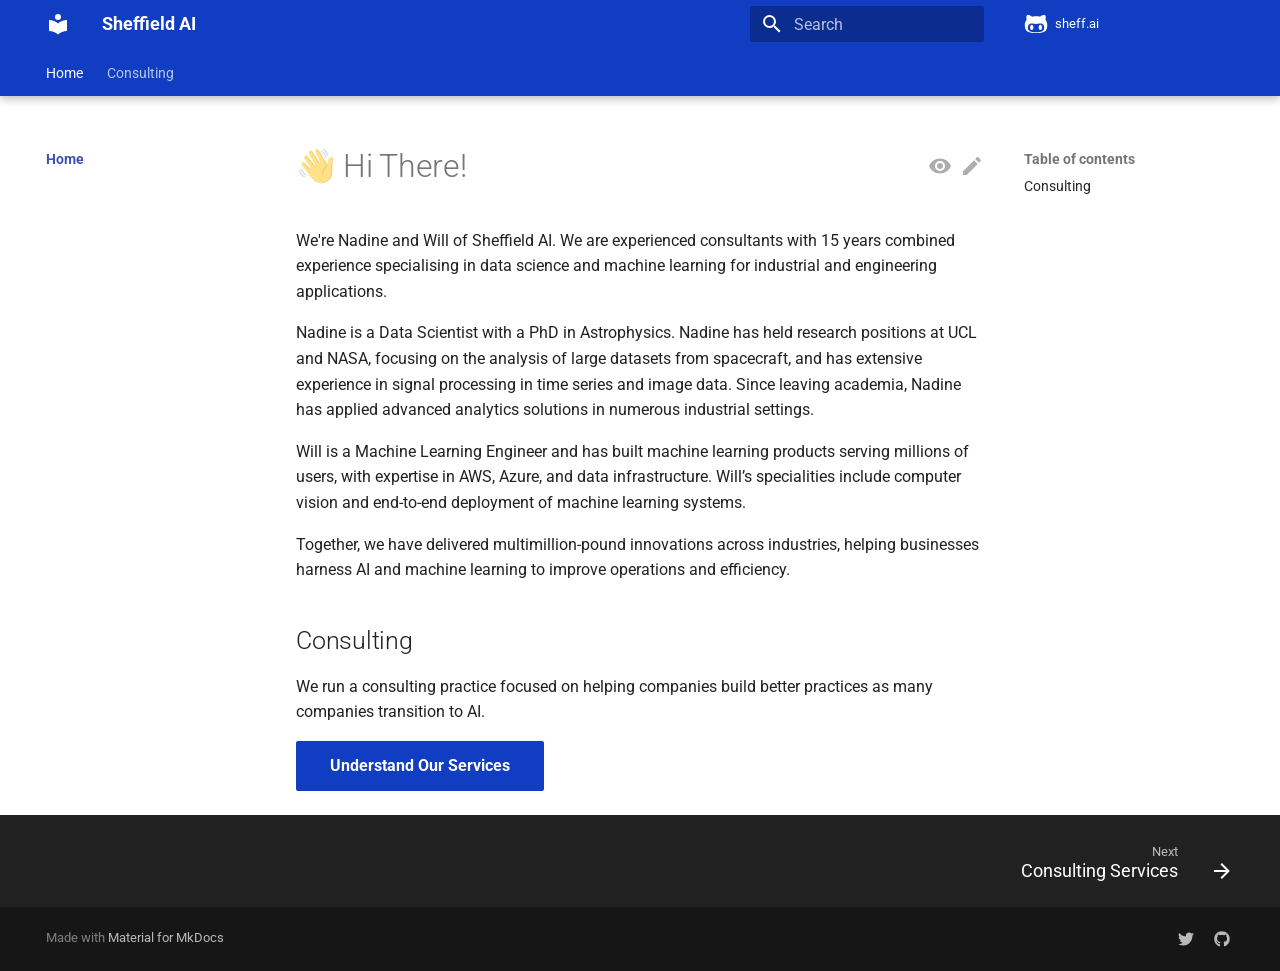
<file: index.html>
<!doctype html><html lang=en class=no-js> <head><meta charset=utf-8><meta name=viewport content="width=device-width,initial-scale=1"><meta name=description content="Sheffield AI"><meta name=author content="Will Franceys"><link href=https://sheff.ai/ rel=canonical><link href=services/ rel=next><link rel=icon href=assets/images/favicon.png><meta name=generator content="mkdocs-1.6.1, mkdocs-material-9.7.5"><title>Introductions - Sheffield AI</title><link rel=stylesheet href=assets/stylesheets/main.484c7ddc.min.css><link rel=stylesheet href=assets/stylesheets/palette.ab4e12ef.min.css><style>:root{--md-admonition-icon--note:url('data:image/svg+xml;charset=utf-8,%3Csvg%20xmlns%3D%22http%3A//www.w3.org/2000/svg%22%20viewBox%3D%220%200%2016%2016%22%3E%3Cpath%20d%3D%22M1%207.775V2.75C1%201.784%201.784%201%202.75%201h5.025c.464%200%20.91.184%201.238.513l6.25%206.25a1.75%201.75%200%200%201%200%202.474l-5.026%205.026a1.75%201.75%200%200%201-2.474%200l-6.25-6.25A1.75%201.75%200%200%201%201%207.775m1.5%200c0%20.066.026.13.073.177l6.25%206.25a.25.25%200%200%200%20.354%200l5.025-5.025a.25.25%200%200%200%200-.354l-6.25-6.25a.25.25%200%200%200-.177-.073H2.75a.25.25%200%200%200-.25.25ZM6%205a1%201%200%201%201%200%202%201%201%200%200%201%200-2%22/%3E%3C/svg%3E');--md-admonition-icon--abstract:url('data:image/svg+xml;charset=utf-8,%3Csvg%20xmlns%3D%22http%3A//www.w3.org/2000/svg%22%20viewBox%3D%220%200%2016%2016%22%3E%3Cpath%20d%3D%22M2.5%201.75v11.5c0%20.138.112.25.25.25h3.17a.75.75%200%200%201%200%201.5H2.75A1.75%201.75%200%200%201%201%2013.25V1.75C1%20.784%201.784%200%202.75%200h8.5C12.216%200%2013%20.784%2013%201.75v7.736a.75.75%200%200%201-1.5%200V1.75a.25.25%200%200%200-.25-.25h-8.5a.25.25%200%200%200-.25.25m13.274%209.537zl-4.557%204.45a.75.75%200%200%201-1.055-.008l-1.943-1.95a.75.75%200%200%201%201.062-1.058l1.419%201.425%204.026-3.932a.75.75%200%201%201%201.048%201.074M4.75%204h4.5a.75.75%200%200%201%200%201.5h-4.5a.75.75%200%200%201%200-1.5M4%207.75A.75.75%200%200%201%204.75%207h2a.75.75%200%200%201%200%201.5h-2A.75.75%200%200%201%204%207.75%22/%3E%3C/svg%3E');--md-admonition-icon--info:url('data:image/svg+xml;charset=utf-8,%3Csvg%20xmlns%3D%22http%3A//www.w3.org/2000/svg%22%20viewBox%3D%220%200%2016%2016%22%3E%3Cpath%20d%3D%22M0%208a8%208%200%201%201%2016%200A8%208%200%200%201%200%208m8-6.5a6.5%206.5%200%201%200%200%2013%206.5%206.5%200%200%200%200-13M6.5%207.75A.75.75%200%200%201%207.25%207h1a.75.75%200%200%201%20.75.75v2.75h.25a.75.75%200%200%201%200%201.5h-2a.75.75%200%200%201%200-1.5h.25v-2h-.25a.75.75%200%200%201-.75-.75M8%206a1%201%200%201%201%200-2%201%201%200%200%201%200%202%22/%3E%3C/svg%3E');--md-admonition-icon--tip:url('data:image/svg+xml;charset=utf-8,%3Csvg%20xmlns%3D%22http%3A//www.w3.org/2000/svg%22%20viewBox%3D%220%200%2016%2016%22%3E%3Cpath%20d%3D%22M3.499.75a.75.75%200%200%201%201.5%200v.996C5.9%202.903%206.793%203.65%207.662%204.376l.24.202c-.036-.694.055-1.422.426-2.163C9.1.873%2010.794-.045%2012.622.26%2014.408.558%2016%201.94%2016%204.25c0%201.278-.954%202.575-2.44%202.734l.146.508.065.22c.203.701.412%201.455.476%202.226.142%201.707-.4%203.03-1.487%203.898C11.714%2014.671%2010.27%2015%208.75%2015h-6a.75.75%200%200%201%200-1.5h1.376a4.5%204.5%200%200%201-.563-1.191%203.84%203.84%200%200%201-.05-2.063%204.65%204.65%200%200%201-2.025-.293.75.75%200%200%201%20.525-1.406c1.357.507%202.376-.006%202.698-.318l.009-.01a.747.747%200%200%201%201.06%200%20.75.75%200%200%201-.012%201.074c-.912.92-.992%201.835-.768%202.586.221.74.745%201.337%201.196%201.621H8.75c1.343%200%202.398-.296%203.074-.836.635-.507%201.036-1.31.928-2.602-.05-.603-.216-1.224-.422-1.93l-.064-.221c-.12-.407-.246-.84-.353-1.29a2.4%202.4%200%200%201-.507-.441%203.1%203.1%200%200%201-.633-1.248.75.75%200%200%201%201.455-.364c.046.185.144.436.31.627.146.168.353.305.712.305.738%200%201.25-.615%201.25-1.25%200-1.47-.95-2.315-2.123-2.51-1.172-.196-2.227.387-2.706%201.345-.46.92-.27%201.774.019%203.062l.042.19.01.05c.348.443.666.949.94%201.553a.75.75%200%201%201-1.365.62c-.553-1.217-1.32-1.94-2.3-2.768L6.7%205.527c-.814-.68-1.75-1.462-2.692-2.619a3.7%203.7%200%200%200-1.023.88c-.406.495-.663%201.036-.722%201.508.116.122.306.21.591.239.388.038.797-.06%201.032-.19a.75.75%200%200%201%20.728%201.31c-.515.287-1.23.439-1.906.373-.682-.067-1.473-.38-1.879-1.193L.75%205.677V5.5c0-.984.48-1.94%201.077-2.664.46-.559%201.05-1.055%201.673-1.353z%22/%3E%3C/svg%3E');--md-admonition-icon--success:url('data:image/svg+xml;charset=utf-8,%3Csvg%20xmlns%3D%22http%3A//www.w3.org/2000/svg%22%20viewBox%3D%220%200%2016%2016%22%3E%3Cpath%20d%3D%22M13.78%204.22a.75.75%200%200%201%200%201.06l-7.25%207.25a.75.75%200%200%201-1.06%200L2.22%209.28a.75.75%200%200%201%20.018-1.042.75.75%200%200%201%201.042-.018L6%2010.94l6.72-6.72a.75.75%200%200%201%201.06%200%22/%3E%3C/svg%3E');--md-admonition-icon--question:url('data:image/svg+xml;charset=utf-8,%3Csvg%20xmlns%3D%22http%3A//www.w3.org/2000/svg%22%20viewBox%3D%220%200%2016%2016%22%3E%3Cpath%20d%3D%22M0%208a8%208%200%201%201%2016%200A8%208%200%200%201%200%208m8-6.5a6.5%206.5%200%201%200%200%2013%206.5%206.5%200%200%200%200-13M6.92%206.085h.001a.749.749%200%201%201-1.342-.67c.169-.339.436-.701.849-.977C6.845%204.16%207.369%204%208%204a2.76%202.76%200%200%201%201.637.525c.503.377.863.965.863%201.725%200%20.448-.115.83-.329%201.15-.205.307-.47.513-.692.662-.109.072-.22.138-.313.195l-.006.004a6%206%200%200%200-.26.16%201%201%200%200%200-.276.245.75.75%200%200%201-1.248-.832c.184-.264.42-.489.692-.661q.154-.1.313-.195l.007-.004c.1-.061.182-.11.258-.161a1%201%200%200%200%20.277-.245C8.96%206.514%209%206.427%209%206.25a.61.61%200%200%200-.262-.525A1.27%201.27%200%200%200%208%205.5c-.369%200-.595.09-.74.187a1%201%200%200%200-.34.398M9%2011a1%201%200%201%201-2%200%201%201%200%200%201%202%200%22/%3E%3C/svg%3E');--md-admonition-icon--warning:url('data:image/svg+xml;charset=utf-8,%3Csvg%20xmlns%3D%22http%3A//www.w3.org/2000/svg%22%20viewBox%3D%220%200%2016%2016%22%3E%3Cpath%20d%3D%22M6.457%201.047c.659-1.234%202.427-1.234%203.086%200l6.082%2011.378A1.75%201.75%200%200%201%2014.082%2015H1.918a1.75%201.75%200%200%201-1.543-2.575Zm1.763.707a.25.25%200%200%200-.44%200L1.698%2013.132a.25.25%200%200%200%20.22.368h12.164a.25.25%200%200%200%20.22-.368Zm.53%203.996v2.5a.75.75%200%200%201-1.5%200v-2.5a.75.75%200%200%201%201.5%200M9%2011a1%201%200%201%201-2%200%201%201%200%200%201%202%200%22/%3E%3C/svg%3E');--md-admonition-icon--failure:url('data:image/svg+xml;charset=utf-8,%3Csvg%20xmlns%3D%22http%3A//www.w3.org/2000/svg%22%20viewBox%3D%220%200%2016%2016%22%3E%3Cpath%20d%3D%22M2.344%202.343za8%208%200%200%201%2011.314%2011.314A8.002%208.002%200%200%201%20.234%2010.089a8%208%200%200%201%202.11-7.746m1.06%2010.253a6.5%206.5%200%201%200%209.108-9.275%206.5%206.5%200%200%200-9.108%209.275M6.03%204.97%208%206.94l1.97-1.97a.749.749%200%200%201%201.275.326.75.75%200%200%201-.215.734L9.06%208l1.97%201.97a.749.749%200%200%201-.326%201.275.75.75%200%200%201-.734-.215L8%209.06l-1.97%201.97a.749.749%200%200%201-1.275-.326.75.75%200%200%201%20.215-.734L6.94%208%204.97%206.03a.75.75%200%200%201%20.018-1.042.75.75%200%200%201%201.042-.018%22/%3E%3C/svg%3E');--md-admonition-icon--danger:url('data:image/svg+xml;charset=utf-8,%3Csvg%20xmlns%3D%22http%3A//www.w3.org/2000/svg%22%20viewBox%3D%220%200%2016%2016%22%3E%3Cpath%20d%3D%22M9.504.43a1.516%201.516%200%200%201%202.437%201.713L10.415%205.5h2.123c1.57%200%202.346%201.909%201.22%203.004l-7.34%207.142a1.25%201.25%200%200%201-.871.354h-.302a1.25%201.25%200%200%201-1.157-1.723L5.633%2010.5H3.462c-1.57%200-2.346-1.909-1.22-3.004zm1.047%201.074L3.286%208.571A.25.25%200%200%200%203.462%209H6.75a.75.75%200%200%201%20.694%201.034l-1.713%204.188%206.982-6.793A.25.25%200%200%200%2012.538%207H9.25a.75.75%200%200%201-.683-1.06l2.008-4.418.003-.006-.004-.009-.006-.006-.008-.001q-.005%200-.009.004%22/%3E%3C/svg%3E');--md-admonition-icon--bug:url('data:image/svg+xml;charset=utf-8,%3Csvg%20xmlns%3D%22http%3A//www.w3.org/2000/svg%22%20viewBox%3D%220%200%2016%2016%22%3E%3Cpath%20d%3D%22M4.72.22a.75.75%200%200%201%201.06%200l1%20.999a3.5%203.5%200%200%201%202.441%200l.999-1a.748.748%200%200%201%201.265.332.75.75%200%200%201-.205.729l-.775.776c.616.63.995%201.493.995%202.444v.327q0%20.15-.025.292c.408.14.764.392%201.029.722l1.968-.787a.75.75%200%200%201%20.556%201.392L13%207.258V9h2.25a.75.75%200%200%201%200%201.5H13v.5q-.002.615-.141%201.186l2.17.868a.75.75%200%200%201-.557%201.392l-2.184-.873A5%205%200%200%201%208%2016a5%205%200%200%201-4.288-2.427l-2.183.873a.75.75%200%200%201-.558-1.392l2.17-.868A5%205%200%200%201%203%2011v-.5H.75a.75.75%200%200%201%200-1.5H3V7.258L.971%206.446a.75.75%200%200%201%20.558-1.392l1.967.787c.265-.33.62-.583%201.03-.722a1.7%201.7%200%200%201-.026-.292V4.5c0-.951.38-1.814.995-2.444L4.72%201.28a.75.75%200%200%201%200-1.06m.53%206.28a.75.75%200%200%200-.75.75V11a3.5%203.5%200%201%200%207%200V7.25a.75.75%200%200%200-.75-.75ZM6.173%205h3.654A.17.17%200%200%200%2010%204.827V4.5a2%202%200%201%200-4%200v.327c0%20.096.077.173.173.173%22/%3E%3C/svg%3E');--md-admonition-icon--example:url('data:image/svg+xml;charset=utf-8,%3Csvg%20xmlns%3D%22http%3A//www.w3.org/2000/svg%22%20viewBox%3D%220%200%2016%2016%22%3E%3Cpath%20d%3D%22M5%205.782V2.5h-.25a.75.75%200%200%201%200-1.5h6.5a.75.75%200%200%201%200%201.5H11v3.282l3.666%205.76C15.619%2013.04%2014.543%2015%2012.767%2015H3.233c-1.776%200-2.852-1.96-1.899-3.458Zm-2.4%206.565a.75.75%200%200%200%20.633%201.153h9.534a.75.75%200%200%200%20.633-1.153L12.225%2010.5h-8.45ZM9.5%202.5h-3V6c0%20.143-.04.283-.117.403L4.73%209h6.54L9.617%206.403A.75.75%200%200%201%209.5%206Z%22/%3E%3C/svg%3E');--md-admonition-icon--quote:url('data:image/svg+xml;charset=utf-8,%3Csvg%20xmlns%3D%22http%3A//www.w3.org/2000/svg%22%20viewBox%3D%220%200%2016%2016%22%3E%3Cpath%20d%3D%22M1.75%202.5h10.5a.75.75%200%200%201%200%201.5H1.75a.75.75%200%200%201%200-1.5m4%205h8.5a.75.75%200%200%201%200%201.5h-8.5a.75.75%200%200%201%200-1.5m0%205h8.5a.75.75%200%200%201%200%201.5h-8.5a.75.75%200%200%201%200-1.5M2.5%207.75v6a.75.75%200%200%201-1.5%200v-6a.75.75%200%200%201%201.5%200%22/%3E%3C/svg%3E');}</style><link rel=preconnect href=https://fonts.gstatic.com crossorigin><link rel=stylesheet href="https://fonts.googleapis.com/css?family=Roboto:300,300i,400,400i,700,700i%7CRoboto+Mono:400,400i,700,700i&display=fallback"><style>:root{--md-text-font:"Roboto";--md-code-font:"Roboto Mono"}</style><link rel=stylesheet href=assets/_mkdocstrings.css><link rel=stylesheet href=stylesheets/extra.css><script>__md_scope=new URL(".",location),__md_hash=e=>[...e].reduce(((e,_)=>(e<<5)-e+_.charCodeAt(0)),0),__md_get=(e,_=localStorage,t=__md_scope)=>JSON.parse(_.getItem(t.pathname+"."+e)),__md_set=(e,_,t=localStorage,a=__md_scope)=>{try{t.setItem(a.pathname+"."+e,JSON.stringify(_))}catch(e){}}</script></head> <body dir=ltr data-md-color-scheme=youtube data-md-color-primary=indigo data-md-color-accent=indigo> <input class=md-toggle data-md-toggle=drawer type=checkbox id=__drawer autocomplete=off> <input class=md-toggle data-md-toggle=search type=checkbox id=__search autocomplete=off> <label class=md-overlay for=__drawer></label> <div data-md-component=skip> <a href=#hi-there class=md-skip> Skip to content </a> </div> <div data-md-component=announce> </div> <header class="md-header md-header--shadow md-header--lifted" data-md-component=header> <nav class="md-header__inner md-grid" aria-label=Header> <a href=. title="Sheffield AI" class="md-header__button md-logo" aria-label="Sheffield AI" data-md-component=logo> <svg xmlns=http://www.w3.org/2000/svg viewbox="0 0 24 24"><path d="M12 8a3 3 0 0 0 3-3 3 3 0 0 0-3-3 3 3 0 0 0-3 3 3 3 0 0 0 3 3m0 3.54C9.64 9.35 6.5 8 3 8v11c3.5 0 6.64 1.35 9 3.54 2.36-2.19 5.5-3.54 9-3.54V8c-3.5 0-6.64 1.35-9 3.54"/></svg> </a> <label class="md-header__button md-icon" for=__drawer> <svg xmlns=http://www.w3.org/2000/svg viewbox="0 0 24 24"><path d="M3 6h18v2H3zm0 5h18v2H3zm0 5h18v2H3z"/></svg> </label> <div class=md-header__title data-md-component=header-title> <div class=md-header__ellipsis> <div class=md-header__topic> <span class=md-ellipsis> Sheffield AI </span> </div> <div class=md-header__topic data-md-component=header-topic> <span class=md-ellipsis> Introductions </span> </div> </div> </div> <form class=md-header__option data-md-component=palette> <input class=md-option data-md-color-media data-md-color-scheme=youtube data-md-color-primary=indigo data-md-color-accent=indigo aria-hidden=true type=radio name=__palette id=__palette_0> </form> <script>var palette=__md_get("__palette");if(palette&&palette.color){if("(prefers-color-scheme)"===palette.color.media){var media=matchMedia("(prefers-color-scheme: light)"),input=document.querySelector(media.matches?"[data-md-color-media='(prefers-color-scheme: light)']":"[data-md-color-media='(prefers-color-scheme: dark)']");palette.color.media=input.getAttribute("data-md-color-media"),palette.color.scheme=input.getAttribute("data-md-color-scheme"),palette.color.primary=input.getAttribute("data-md-color-primary"),palette.color.accent=input.getAttribute("data-md-color-accent")}for(var[key,value]of Object.entries(palette.color))document.body.setAttribute("data-md-color-"+key,value)}</script> <label class="md-header__button md-icon" for=__search> <svg xmlns=http://www.w3.org/2000/svg viewbox="0 0 24 24"><path d="M9.5 3A6.5 6.5 0 0 1 16 9.5c0 1.61-.59 3.09-1.56 4.23l.27.27h.79l5 5-1.5 1.5-5-5v-.79l-.27-.27A6.52 6.52 0 0 1 9.5 16 6.5 6.5 0 0 1 3 9.5 6.5 6.5 0 0 1 9.5 3m0 2C7 5 5 7 5 9.5S7 14 9.5 14 14 12 14 9.5 12 5 9.5 5"/></svg> </label> <div class=md-search data-md-component=search role=dialog> <label class=md-search__overlay for=__search></label> <div class=md-search__inner role=search> <form class=md-search__form name=search> <input type=text class=md-search__input name=query aria-label=Search placeholder=Search autocapitalize=off autocorrect=off autocomplete=off spellcheck=false data-md-component=search-query required> <label class="md-search__icon md-icon" for=__search> <svg xmlns=http://www.w3.org/2000/svg viewbox="0 0 24 24"><path d="M9.5 3A6.5 6.5 0 0 1 16 9.5c0 1.61-.59 3.09-1.56 4.23l.27.27h.79l5 5-1.5 1.5-5-5v-.79l-.27-.27A6.52 6.52 0 0 1 9.5 16 6.5 6.5 0 0 1 3 9.5 6.5 6.5 0 0 1 9.5 3m0 2C7 5 5 7 5 9.5S7 14 9.5 14 14 12 14 9.5 12 5 9.5 5"/></svg> <svg xmlns=http://www.w3.org/2000/svg viewbox="0 0 24 24"><path d="M20 11v2H8l5.5 5.5-1.42 1.42L4.16 12l7.92-7.92L13.5 5.5 8 11z"/></svg> </label> <nav class=md-search__options aria-label=Search> <a href=javascript:void(0) class="md-search__icon md-icon" title=Share aria-label=Share data-clipboard data-clipboard-text data-md-component=search-share tabindex=-1> <svg xmlns=http://www.w3.org/2000/svg viewbox="0 0 24 24"><path d="M18 16.08c-.76 0-1.44.3-1.96.77L8.91 12.7c.05-.23.09-.46.09-.7s-.04-.47-.09-.7l7.05-4.11c.54.5 1.25.81 2.04.81a3 3 0 0 0 3-3 3 3 0 0 0-3-3 3 3 0 0 0-3 3c0 .24.04.47.09.7L8.04 9.81C7.5 9.31 6.79 9 6 9a3 3 0 0 0-3 3 3 3 0 0 0 3 3c.79 0 1.5-.31 2.04-.81l7.12 4.15c-.05.21-.08.43-.08.66 0 1.61 1.31 2.91 2.92 2.91s2.92-1.3 2.92-2.91A2.92 2.92 0 0 0 18 16.08"/></svg> </a> <button type=reset class="md-search__icon md-icon" title=Clear aria-label=Clear tabindex=-1> <svg xmlns=http://www.w3.org/2000/svg viewbox="0 0 24 24"><path d="M19 6.41 17.59 5 12 10.59 6.41 5 5 6.41 10.59 12 5 17.59 6.41 19 12 13.41 17.59 19 19 17.59 13.41 12z"/></svg> </button> </nav> <div class=md-search__suggest data-md-component=search-suggest></div> </form> <div class=md-search__output> <div class=md-search__scrollwrap tabindex=0 data-md-scrollfix> <div class=md-search-result data-md-component=search-result> <div class=md-search-result__meta> Initializing search </div> <ol class=md-search-result__list role=presentation></ol> </div> </div> </div> </div> </div> <div class=md-header__source> <a href=https://github.com/wfranceys/sheff.ai title="Go to repository" class=md-source data-md-component=source> <div class="md-source__icon md-icon"> <svg xmlns=http://www.w3.org/2000/svg viewbox="0 0 512 512"><!-- Font Awesome Free 7.1.0 by @fontawesome - https://fontawesome.com License - https://fontawesome.com/license/free (Icons: CC BY 4.0, Fonts: SIL OFL 1.1, Code: MIT License) Copyright 2025 Fonticons, Inc.--><path d="M202.1 328.7c0 20.9-10.9 55.1-36.7 55.1s-36.7-34.2-36.7-55.1 10.9-55.1 36.7-55.1 36.7 34.2 36.7 55.1M496 278.2c0 31.9-3.2 65.7-17.5 95-37.9 76.6-142.1 74.8-216.7 74.8-75.8 0-186.2 2.7-225.6-74.8-14.6-29-20.2-63.1-20.2-95 0-41.9 13.9-81.5 41.5-113.6-5.2-15.8-7.7-32.4-7.7-48.8 0-21.5 4.9-32.3 14.6-51.8 45.3 0 74.3 9 108.8 36 29-6.9 58.8-10 88.7-10 27 0 54.2 2.9 80.4 9.2 34-26.7 63-35.2 107.8-35.2 9.8 19.5 14.6 30.3 14.6 51.8 0 16.4-2.6 32.7-7.7 48.2 27.5 32.4 39 72.3 39 114.2m-64.3 50.5c0-43.9-26.7-82.6-73.5-82.6-18.9 0-37 3.4-56 6-14.9 2.3-29.8 3.2-45.1 3.2-15.2 0-30.1-.9-45.1-3.2-18.7-2.6-37-6-56-6-46.8 0-73.5 38.7-73.5 82.6 0 87.8 80.4 101.3 150.4 101.3h48.2c70.3 0 150.6-13.4 150.6-101.3m-82.6-55.1c-25.8 0-36.7 34.2-36.7 55.1s10.9 55.1 36.7 55.1 36.7-34.2 36.7-55.1-10.9-55.1-36.7-55.1"/></svg> </div> <div class=md-source__repository> sheff.ai </div> </a> </div> </nav> <nav class=md-tabs aria-label=Tabs data-md-component=tabs> <div class=md-grid> <ul class=md-tabs__list> <li class="md-tabs__item md-tabs__item--active"> <a href=. class=md-tabs__link> Home </a> </li> <li class=md-tabs__item> <a href=services/ class=md-tabs__link> Consulting </a> </li> </ul> </div> </nav> </header> <div class=md-container data-md-component=container> <main class=md-main data-md-component=main> <div class="md-main__inner md-grid"> <div class="md-sidebar md-sidebar--primary" data-md-component=sidebar data-md-type=navigation> <div class=md-sidebar__scrollwrap> <div class=md-sidebar__inner> <nav class="md-nav md-nav--primary md-nav--lifted" aria-label=Navigation data-md-level=0> <label class=md-nav__title for=__drawer> <a href=. title="Sheffield AI" class="md-nav__button md-logo" aria-label="Sheffield AI" data-md-component=logo> <svg xmlns=http://www.w3.org/2000/svg viewbox="0 0 24 24"><path d="M12 8a3 3 0 0 0 3-3 3 3 0 0 0-3-3 3 3 0 0 0-3 3 3 3 0 0 0 3 3m0 3.54C9.64 9.35 6.5 8 3 8v11c3.5 0 6.64 1.35 9 3.54 2.36-2.19 5.5-3.54 9-3.54V8c-3.5 0-6.64 1.35-9 3.54"/></svg> </a> Sheffield AI </label> <div class=md-nav__source> <a href=https://github.com/wfranceys/sheff.ai title="Go to repository" class=md-source data-md-component=source> <div class="md-source__icon md-icon"> <svg xmlns=http://www.w3.org/2000/svg viewbox="0 0 512 512"><!-- Font Awesome Free 7.1.0 by @fontawesome - https://fontawesome.com License - https://fontawesome.com/license/free (Icons: CC BY 4.0, Fonts: SIL OFL 1.1, Code: MIT License) Copyright 2025 Fonticons, Inc.--><path d="M202.1 328.7c0 20.9-10.9 55.1-36.7 55.1s-36.7-34.2-36.7-55.1 10.9-55.1 36.7-55.1 36.7 34.2 36.7 55.1M496 278.2c0 31.9-3.2 65.7-17.5 95-37.9 76.6-142.1 74.8-216.7 74.8-75.8 0-186.2 2.7-225.6-74.8-14.6-29-20.2-63.1-20.2-95 0-41.9 13.9-81.5 41.5-113.6-5.2-15.8-7.7-32.4-7.7-48.8 0-21.5 4.9-32.3 14.6-51.8 45.3 0 74.3 9 108.8 36 29-6.9 58.8-10 88.7-10 27 0 54.2 2.9 80.4 9.2 34-26.7 63-35.2 107.8-35.2 9.8 19.5 14.6 30.3 14.6 51.8 0 16.4-2.6 32.7-7.7 48.2 27.5 32.4 39 72.3 39 114.2m-64.3 50.5c0-43.9-26.7-82.6-73.5-82.6-18.9 0-37 3.4-56 6-14.9 2.3-29.8 3.2-45.1 3.2-15.2 0-30.1-.9-45.1-3.2-18.7-2.6-37-6-56-6-46.8 0-73.5 38.7-73.5 82.6 0 87.8 80.4 101.3 150.4 101.3h48.2c70.3 0 150.6-13.4 150.6-101.3m-82.6-55.1c-25.8 0-36.7 34.2-36.7 55.1s10.9 55.1 36.7 55.1 36.7-34.2 36.7-55.1-10.9-55.1-36.7-55.1"/></svg> </div> <div class=md-source__repository> sheff.ai </div> </a> </div> <ul class=md-nav__list data-md-scrollfix> <li class="md-nav__item md-nav__item--active md-nav__item--section md-nav__item--nested"> <input class="md-nav__toggle md-toggle " type=checkbox id=__nav_1 checked> <div class="md-nav__link md-nav__container"> <a href=. class="md-nav__link md-nav__link--active"> <span class=md-ellipsis> Home </span> </a> </div> <nav class=md-nav data-md-level=1 aria-labelledby=__nav_1_label aria-expanded=true> <label class=md-nav__title for=__nav_1> <span class="md-nav__icon md-icon"></span> Home </label> <ul class=md-nav__list data-md-scrollfix> </ul> </nav> </li> <li class="md-nav__item md-nav__item--pruned md-nav__item--nested"> <a href=services/ class=md-nav__link> <span class=md-ellipsis> Consulting </span> <span class="md-nav__icon md-icon"></span> </a> </li> </ul> </nav> </div> </div> </div> <div class="md-sidebar md-sidebar--secondary" data-md-component=sidebar data-md-type=toc> <div class=md-sidebar__scrollwrap> <div class=md-sidebar__inner> <nav class="md-nav md-nav--secondary" aria-label="Table of contents"> <label class=md-nav__title for=__toc> <span class="md-nav__icon md-icon"></span> Table of contents </label> <ul class=md-nav__list data-md-component=toc data-md-scrollfix> <li class=md-nav__item> <a href=#consulting class=md-nav__link> <span class=md-ellipsis> Consulting </span> </a> </li> </ul> </nav> </div> </div> </div> <div class=md-content data-md-component=content> <article class="md-content__inner md-typeset"> <a href=https://github.com/wfranceys/sheff.ai/edit/main/docs/index.md title="Edit this page" class="md-content__button md-icon" rel=edit> <svg xmlns=http://www.w3.org/2000/svg viewbox="0 0 24 24"><path d="M20.71 7.04c.39-.39.39-1.04 0-1.41l-2.34-2.34c-.37-.39-1.02-.39-1.41 0l-1.84 1.83 3.75 3.75M3 17.25V21h3.75L17.81 9.93l-3.75-3.75z"/></svg> </a> <a href=https://github.com/wfranceys/sheff.ai/raw/main/docs/index.md title="View source of this page" class="md-content__button md-icon"> <svg xmlns=http://www.w3.org/2000/svg viewbox="0 0 24 24"><path d="M12 9a3 3 0 0 0-3 3 3 3 0 0 0 3 3 3 3 0 0 0 3-3 3 3 0 0 0-3-3m0 8a5 5 0 0 1-5-5 5 5 0 0 1 5-5 5 5 0 0 1 5 5 5 5 0 0 1-5 5m0-12.5C7 4.5 2.73 7.61 1 12c1.73 4.39 6 7.5 11 7.5s9.27-3.11 11-7.5c-1.73-4.39-6-7.5-11-7.5"/></svg> </a> <h1 id=hi-there>👋 Hi There!<a class=headerlink href=#hi-there title="Permanent link">&para;</a></h1> <p>We're Nadine and Will of Sheffield AI. We are experienced consultants with 15 years combined experience specialising in data science and machine learning for industrial and engineering applications. </p> <p>Nadine is a Data Scientist with a PhD in Astrophysics. Nadine has held research positions at UCL and NASA, focusing on the analysis of large datasets from spacecraft, and has extensive experience in signal processing in time series and image data. Since leaving academia, Nadine has applied advanced analytics solutions in numerous industrial settings. </p> <p>Will is a Machine Learning Engineer and has built machine learning products serving millions of users, with expertise in AWS, Azure, and data infrastructure. Will’s specialities include computer vision and end-to-end deployment of machine learning systems. </p> <p>Together, we have delivered multimillion-pound innovations across industries, helping businesses harness AI and machine learning to improve operations and efficiency.</p> <h2 id=consulting>Consulting<a class=headerlink href=#consulting title="Permanent link">&para;</a></h2> <p>We run a consulting practice focused on helping companies build better practices as many companies transition to AI.</p> <p><a href=services/ class="md-button md-button--primary">Understand Our Services</a></p> <!-- [Read the Blog](./services.md){ .md-button .md-button--primary} --> </article> </div> <script>var tabs=__md_get("__tabs");if(Array.isArray(tabs))e:for(var set of document.querySelectorAll(".tabbed-set")){var labels=set.querySelector(".tabbed-labels");for(var tab of tabs)for(var label of labels.getElementsByTagName("label"))if(label.innerText.trim()===tab){var input=document.getElementById(label.htmlFor);input.checked=!0;continue e}}</script> <script>var target=document.getElementById(location.hash.slice(1));target&&target.name&&(target.checked=target.name.startsWith("__tabbed_"))</script> </div> <button type=button class="md-top md-icon" data-md-component=top hidden> <svg xmlns=http://www.w3.org/2000/svg viewbox="0 0 24 24"><path d="M13 20h-2V8l-5.5 5.5-1.42-1.42L12 4.16l7.92 7.92-1.42 1.42L13 8z"/></svg> Back to top </button> </main> <footer class=md-footer> <nav class="md-footer__inner md-grid" aria-label=Footer> <a href=services/ class="md-footer__link md-footer__link--next" aria-label="Next: Consulting Services"> <div class=md-footer__title> <span class=md-footer__direction> Next </span> <div class=md-ellipsis> Consulting Services </div> </div> <div class="md-footer__button md-icon"> <svg xmlns=http://www.w3.org/2000/svg viewbox="0 0 24 24"><path d="M4 11v2h12l-5.5 5.5 1.42 1.42L19.84 12l-7.92-7.92L10.5 5.5 16 11z"/></svg> </div> </a> </nav> <div class="md-footer-meta md-typeset"> <div class="md-footer-meta__inner md-grid"> <div class=md-copyright> Made with <a href=https://squidfunk.github.io/mkdocs-material/ target=_blank rel=noopener> Material for MkDocs </a> </div> <div class=md-social> <a href=https://x.com/willfranceys target=_blank rel=noopener title=x.com class=md-social__link> <svg xmlns=http://www.w3.org/2000/svg viewbox="0 0 512 512"><!-- Font Awesome Free 7.1.0 by @fontawesome - https://fontawesome.com License - https://fontawesome.com/license/free (Icons: CC BY 4.0, Fonts: SIL OFL 1.1, Code: MIT License) Copyright 2025 Fonticons, Inc.--><path d="M459.4 151.7c.3 4.5.3 9.1.3 13.6 0 138.7-105.6 298.6-298.6 298.6-59.5 0-114.7-17.2-161.1-47.1 8.4 1 16.6 1.3 25.3 1.3 49.1 0 94.2-16.6 130.3-44.8-46.1-1-84.8-31.2-98.1-72.8 6.5 1 13 1.6 19.8 1.6 9.4 0 18.8-1.3 27.6-3.6-48.1-9.7-84.1-52-84.1-103v-1.3c14 7.8 30.2 12.7 47.4 13.3-28.3-18.8-46.8-51-46.8-87.4 0-19.5 5.2-37.4 14.3-53C87.4 130.8 165 172.4 252.1 176.9c-1.6-7.8-2.6-15.9-2.6-24C249.5 95.1 296.3 48 354.4 48c30.2 0 57.5 12.7 76.7 33.1 23.7-4.5 46.5-13.3 66.6-25.3-7.8 24.4-24.4 44.8-46.1 57.8 21.1-2.3 41.6-8.1 60.4-16.2-14.3 20.8-32.2 39.3-52.6 54.3"/></svg> </a> <a href=https://github.com/wfranceys/sheff.ai target=_blank rel=noopener title=github.com class=md-social__link> <svg xmlns=http://www.w3.org/2000/svg viewbox="0 0 512 512"><!-- Font Awesome Free 7.1.0 by @fontawesome - https://fontawesome.com License - https://fontawesome.com/license/free (Icons: CC BY 4.0, Fonts: SIL OFL 1.1, Code: MIT License) Copyright 2025 Fonticons, Inc.--><path d="M173.9 397.4c0 2-2.3 3.6-5.2 3.6-3.3.3-5.6-1.3-5.6-3.6 0-2 2.3-3.6 5.2-3.6 3-.3 5.6 1.3 5.6 3.6m-31.1-4.5c-.7 2 1.3 4.3 4.3 4.9 2.6 1 5.6 0 6.2-2s-1.3-4.3-4.3-5.2c-2.6-.7-5.5.3-6.2 2.3m44.2-1.7c-2.9.7-4.9 2.6-4.6 4.9.3 2 2.9 3.3 5.9 2.6 2.9-.7 4.9-2.6 4.6-4.6-.3-1.9-3-3.2-5.9-2.9M252.8 8C114.1 8 8 113.3 8 252c0 110.9 69.8 205.8 169.5 239.2 12.8 2.3 17.3-5.6 17.3-12.1 0-6.2-.3-40.4-.3-61.4 0 0-70 15-84.7-29.8 0 0-11.4-29.1-27.8-36.6 0 0-22.9-15.7 1.6-15.4 0 0 24.9 2 38.6 25.8 21.9 38.6 58.6 27.5 72.9 20.9 2.3-16 8.8-27.1 16-33.7-55.9-6.2-112.3-14.3-112.3-110.5 0-27.5 7.6-41.3 23.6-58.9-2.6-6.5-11.1-33.3 2.6-67.9 20.9-6.5 69 27 69 27 20-5.6 41.5-8.5 62.8-8.5s42.8 2.9 62.8 8.5c0 0 48.1-33.6 69-27 13.7 34.7 5.2 61.4 2.6 67.9 16 17.7 25.8 31.5 25.8 58.9 0 96.5-58.9 104.2-114.8 110.5 9.2 7.9 17 22.9 17 46.4 0 33.7-.3 75.4-.3 83.6 0 6.5 4.6 14.4 17.3 12.1C436.2 457.8 504 362.9 504 252 504 113.3 391.5 8 252.8 8M105.2 352.9c-1.3 1-1 3.3.7 5.2 1.6 1.6 3.9 2.3 5.2 1 1.3-1 1-3.3-.7-5.2-1.6-1.6-3.9-2.3-5.2-1m-10.8-8.1c-.7 1.3.3 2.9 2.3 3.9 1.6 1 3.6.7 4.3-.7.7-1.3-.3-2.9-2.3-3.9-2-.6-3.6-.3-4.3.7m32.4 35.6c-1.6 1.3-1 4.3 1.3 6.2 2.3 2.3 5.2 2.6 6.5 1 1.3-1.3.7-4.3-1.3-6.2-2.2-2.3-5.2-2.6-6.5-1m-11.4-14.7c-1.6 1-1.6 3.6 0 5.9s4.3 3.3 5.6 2.3c1.6-1.3 1.6-3.9 0-6.2-1.4-2.3-4-3.3-5.6-2"/></svg> </a> </div> </div> </div> </footer> </div> <div class=md-dialog data-md-component=dialog> <div class="md-dialog__inner md-typeset"></div> </div> <div class=md-progress data-md-component=progress role=progressbar></div> <script id=__config type=application/json>{"annotate": null, "base": ".", "features": ["announce.dismiss", "content.action.edit", "content.action.view", "content.code.annotate", "content.code.copy", "content.code.select", "content.tabs.link", "content.tooltips", "header.autohide", "navigation.expand", "navigation.footer", "navigation.indexes", "navigation.instant", "navigation.instant.prefetch", "navigation.instant.progress", "navigation.prune", "navigation.sections", "navigation.tabs", "navigation.tabs.sticky", "navigation.top", "navigation.tracking", "search.highlight", "search.share", "search.suggest", "toc.follow"], "search": "assets/javascripts/workers/search.2c215733.min.js", "tags": null, "translations": {"clipboard.copied": "Copied to clipboard", "clipboard.copy": "Copy to clipboard", "search.result.more.one": "1 more on this page", "search.result.more.other": "# more on this page", "search.result.none": "No matching documents", "search.result.one": "1 matching document", "search.result.other": "# matching documents", "search.result.placeholder": "Type to start searching", "search.result.term.missing": "Missing", "select.version": "Select version"}, "version": null}</script> <script src=assets/javascripts/bundle.79ae519e.min.js></script> </body> </html>
</file>
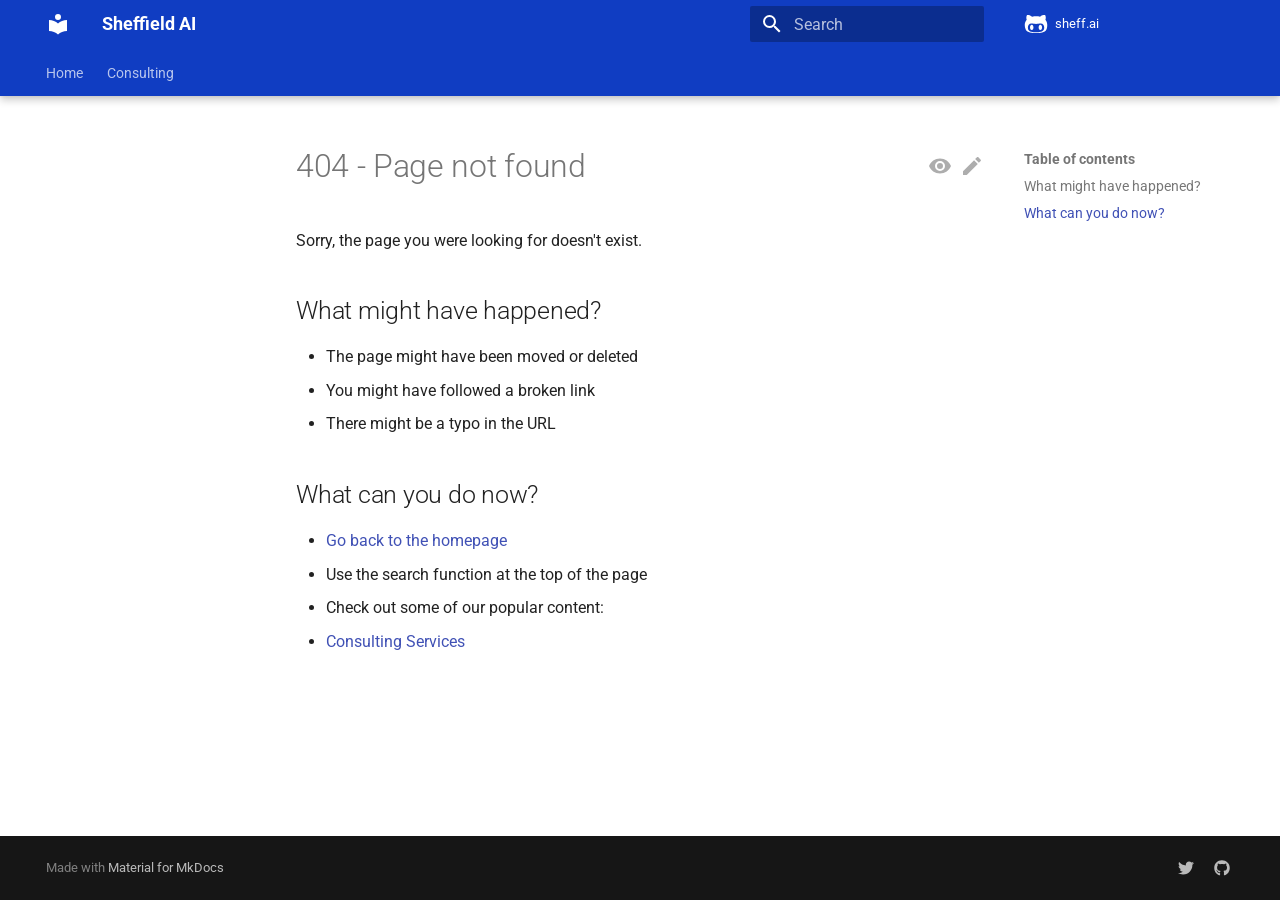
<file: 404/index.html>
<!doctype html><html lang=en class=no-js> <head><meta charset=utf-8><meta name=viewport content="width=device-width,initial-scale=1"><meta name=description content="Sheffield AI"><meta name=author content="Will Franceys"><link href=https://sheff.ai/404/ rel=canonical><link rel=icon href=../assets/images/favicon.png><meta name=generator content="mkdocs-1.6.1, mkdocs-material-9.7.5"><title>404 - Page not found - Sheffield AI</title><link rel=stylesheet href=../assets/stylesheets/main.484c7ddc.min.css><link rel=stylesheet href=../assets/stylesheets/palette.ab4e12ef.min.css><style>:root{--md-admonition-icon--note:url('data:image/svg+xml;charset=utf-8,%3Csvg%20xmlns%3D%22http%3A//www.w3.org/2000/svg%22%20viewBox%3D%220%200%2016%2016%22%3E%3Cpath%20d%3D%22M1%207.775V2.75C1%201.784%201.784%201%202.75%201h5.025c.464%200%20.91.184%201.238.513l6.25%206.25a1.75%201.75%200%200%201%200%202.474l-5.026%205.026a1.75%201.75%200%200%201-2.474%200l-6.25-6.25A1.75%201.75%200%200%201%201%207.775m1.5%200c0%20.066.026.13.073.177l6.25%206.25a.25.25%200%200%200%20.354%200l5.025-5.025a.25.25%200%200%200%200-.354l-6.25-6.25a.25.25%200%200%200-.177-.073H2.75a.25.25%200%200%200-.25.25ZM6%205a1%201%200%201%201%200%202%201%201%200%200%201%200-2%22/%3E%3C/svg%3E');--md-admonition-icon--abstract:url('data:image/svg+xml;charset=utf-8,%3Csvg%20xmlns%3D%22http%3A//www.w3.org/2000/svg%22%20viewBox%3D%220%200%2016%2016%22%3E%3Cpath%20d%3D%22M2.5%201.75v11.5c0%20.138.112.25.25.25h3.17a.75.75%200%200%201%200%201.5H2.75A1.75%201.75%200%200%201%201%2013.25V1.75C1%20.784%201.784%200%202.75%200h8.5C12.216%200%2013%20.784%2013%201.75v7.736a.75.75%200%200%201-1.5%200V1.75a.25.25%200%200%200-.25-.25h-8.5a.25.25%200%200%200-.25.25m13.274%209.537zl-4.557%204.45a.75.75%200%200%201-1.055-.008l-1.943-1.95a.75.75%200%200%201%201.062-1.058l1.419%201.425%204.026-3.932a.75.75%200%201%201%201.048%201.074M4.75%204h4.5a.75.75%200%200%201%200%201.5h-4.5a.75.75%200%200%201%200-1.5M4%207.75A.75.75%200%200%201%204.75%207h2a.75.75%200%200%201%200%201.5h-2A.75.75%200%200%201%204%207.75%22/%3E%3C/svg%3E');--md-admonition-icon--info:url('data:image/svg+xml;charset=utf-8,%3Csvg%20xmlns%3D%22http%3A//www.w3.org/2000/svg%22%20viewBox%3D%220%200%2016%2016%22%3E%3Cpath%20d%3D%22M0%208a8%208%200%201%201%2016%200A8%208%200%200%201%200%208m8-6.5a6.5%206.5%200%201%200%200%2013%206.5%206.5%200%200%200%200-13M6.5%207.75A.75.75%200%200%201%207.25%207h1a.75.75%200%200%201%20.75.75v2.75h.25a.75.75%200%200%201%200%201.5h-2a.75.75%200%200%201%200-1.5h.25v-2h-.25a.75.75%200%200%201-.75-.75M8%206a1%201%200%201%201%200-2%201%201%200%200%201%200%202%22/%3E%3C/svg%3E');--md-admonition-icon--tip:url('data:image/svg+xml;charset=utf-8,%3Csvg%20xmlns%3D%22http%3A//www.w3.org/2000/svg%22%20viewBox%3D%220%200%2016%2016%22%3E%3Cpath%20d%3D%22M3.499.75a.75.75%200%200%201%201.5%200v.996C5.9%202.903%206.793%203.65%207.662%204.376l.24.202c-.036-.694.055-1.422.426-2.163C9.1.873%2010.794-.045%2012.622.26%2014.408.558%2016%201.94%2016%204.25c0%201.278-.954%202.575-2.44%202.734l.146.508.065.22c.203.701.412%201.455.476%202.226.142%201.707-.4%203.03-1.487%203.898C11.714%2014.671%2010.27%2015%208.75%2015h-6a.75.75%200%200%201%200-1.5h1.376a4.5%204.5%200%200%201-.563-1.191%203.84%203.84%200%200%201-.05-2.063%204.65%204.65%200%200%201-2.025-.293.75.75%200%200%201%20.525-1.406c1.357.507%202.376-.006%202.698-.318l.009-.01a.747.747%200%200%201%201.06%200%20.75.75%200%200%201-.012%201.074c-.912.92-.992%201.835-.768%202.586.221.74.745%201.337%201.196%201.621H8.75c1.343%200%202.398-.296%203.074-.836.635-.507%201.036-1.31.928-2.602-.05-.603-.216-1.224-.422-1.93l-.064-.221c-.12-.407-.246-.84-.353-1.29a2.4%202.4%200%200%201-.507-.441%203.1%203.1%200%200%201-.633-1.248.75.75%200%200%201%201.455-.364c.046.185.144.436.31.627.146.168.353.305.712.305.738%200%201.25-.615%201.25-1.25%200-1.47-.95-2.315-2.123-2.51-1.172-.196-2.227.387-2.706%201.345-.46.92-.27%201.774.019%203.062l.042.19.01.05c.348.443.666.949.94%201.553a.75.75%200%201%201-1.365.62c-.553-1.217-1.32-1.94-2.3-2.768L6.7%205.527c-.814-.68-1.75-1.462-2.692-2.619a3.7%203.7%200%200%200-1.023.88c-.406.495-.663%201.036-.722%201.508.116.122.306.21.591.239.388.038.797-.06%201.032-.19a.75.75%200%200%201%20.728%201.31c-.515.287-1.23.439-1.906.373-.682-.067-1.473-.38-1.879-1.193L.75%205.677V5.5c0-.984.48-1.94%201.077-2.664.46-.559%201.05-1.055%201.673-1.353z%22/%3E%3C/svg%3E');--md-admonition-icon--success:url('data:image/svg+xml;charset=utf-8,%3Csvg%20xmlns%3D%22http%3A//www.w3.org/2000/svg%22%20viewBox%3D%220%200%2016%2016%22%3E%3Cpath%20d%3D%22M13.78%204.22a.75.75%200%200%201%200%201.06l-7.25%207.25a.75.75%200%200%201-1.06%200L2.22%209.28a.75.75%200%200%201%20.018-1.042.75.75%200%200%201%201.042-.018L6%2010.94l6.72-6.72a.75.75%200%200%201%201.06%200%22/%3E%3C/svg%3E');--md-admonition-icon--question:url('data:image/svg+xml;charset=utf-8,%3Csvg%20xmlns%3D%22http%3A//www.w3.org/2000/svg%22%20viewBox%3D%220%200%2016%2016%22%3E%3Cpath%20d%3D%22M0%208a8%208%200%201%201%2016%200A8%208%200%200%201%200%208m8-6.5a6.5%206.5%200%201%200%200%2013%206.5%206.5%200%200%200%200-13M6.92%206.085h.001a.749.749%200%201%201-1.342-.67c.169-.339.436-.701.849-.977C6.845%204.16%207.369%204%208%204a2.76%202.76%200%200%201%201.637.525c.503.377.863.965.863%201.725%200%20.448-.115.83-.329%201.15-.205.307-.47.513-.692.662-.109.072-.22.138-.313.195l-.006.004a6%206%200%200%200-.26.16%201%201%200%200%200-.276.245.75.75%200%200%201-1.248-.832c.184-.264.42-.489.692-.661q.154-.1.313-.195l.007-.004c.1-.061.182-.11.258-.161a1%201%200%200%200%20.277-.245C8.96%206.514%209%206.427%209%206.25a.61.61%200%200%200-.262-.525A1.27%201.27%200%200%200%208%205.5c-.369%200-.595.09-.74.187a1%201%200%200%200-.34.398M9%2011a1%201%200%201%201-2%200%201%201%200%200%201%202%200%22/%3E%3C/svg%3E');--md-admonition-icon--warning:url('data:image/svg+xml;charset=utf-8,%3Csvg%20xmlns%3D%22http%3A//www.w3.org/2000/svg%22%20viewBox%3D%220%200%2016%2016%22%3E%3Cpath%20d%3D%22M6.457%201.047c.659-1.234%202.427-1.234%203.086%200l6.082%2011.378A1.75%201.75%200%200%201%2014.082%2015H1.918a1.75%201.75%200%200%201-1.543-2.575Zm1.763.707a.25.25%200%200%200-.44%200L1.698%2013.132a.25.25%200%200%200%20.22.368h12.164a.25.25%200%200%200%20.22-.368Zm.53%203.996v2.5a.75.75%200%200%201-1.5%200v-2.5a.75.75%200%200%201%201.5%200M9%2011a1%201%200%201%201-2%200%201%201%200%200%201%202%200%22/%3E%3C/svg%3E');--md-admonition-icon--failure:url('data:image/svg+xml;charset=utf-8,%3Csvg%20xmlns%3D%22http%3A//www.w3.org/2000/svg%22%20viewBox%3D%220%200%2016%2016%22%3E%3Cpath%20d%3D%22M2.344%202.343za8%208%200%200%201%2011.314%2011.314A8.002%208.002%200%200%201%20.234%2010.089a8%208%200%200%201%202.11-7.746m1.06%2010.253a6.5%206.5%200%201%200%209.108-9.275%206.5%206.5%200%200%200-9.108%209.275M6.03%204.97%208%206.94l1.97-1.97a.749.749%200%200%201%201.275.326.75.75%200%200%201-.215.734L9.06%208l1.97%201.97a.749.749%200%200%201-.326%201.275.75.75%200%200%201-.734-.215L8%209.06l-1.97%201.97a.749.749%200%200%201-1.275-.326.75.75%200%200%201%20.215-.734L6.94%208%204.97%206.03a.75.75%200%200%201%20.018-1.042.75.75%200%200%201%201.042-.018%22/%3E%3C/svg%3E');--md-admonition-icon--danger:url('data:image/svg+xml;charset=utf-8,%3Csvg%20xmlns%3D%22http%3A//www.w3.org/2000/svg%22%20viewBox%3D%220%200%2016%2016%22%3E%3Cpath%20d%3D%22M9.504.43a1.516%201.516%200%200%201%202.437%201.713L10.415%205.5h2.123c1.57%200%202.346%201.909%201.22%203.004l-7.34%207.142a1.25%201.25%200%200%201-.871.354h-.302a1.25%201.25%200%200%201-1.157-1.723L5.633%2010.5H3.462c-1.57%200-2.346-1.909-1.22-3.004zm1.047%201.074L3.286%208.571A.25.25%200%200%200%203.462%209H6.75a.75.75%200%200%201%20.694%201.034l-1.713%204.188%206.982-6.793A.25.25%200%200%200%2012.538%207H9.25a.75.75%200%200%201-.683-1.06l2.008-4.418.003-.006-.004-.009-.006-.006-.008-.001q-.005%200-.009.004%22/%3E%3C/svg%3E');--md-admonition-icon--bug:url('data:image/svg+xml;charset=utf-8,%3Csvg%20xmlns%3D%22http%3A//www.w3.org/2000/svg%22%20viewBox%3D%220%200%2016%2016%22%3E%3Cpath%20d%3D%22M4.72.22a.75.75%200%200%201%201.06%200l1%20.999a3.5%203.5%200%200%201%202.441%200l.999-1a.748.748%200%200%201%201.265.332.75.75%200%200%201-.205.729l-.775.776c.616.63.995%201.493.995%202.444v.327q0%20.15-.025.292c.408.14.764.392%201.029.722l1.968-.787a.75.75%200%200%201%20.556%201.392L13%207.258V9h2.25a.75.75%200%200%201%200%201.5H13v.5q-.002.615-.141%201.186l2.17.868a.75.75%200%200%201-.557%201.392l-2.184-.873A5%205%200%200%201%208%2016a5%205%200%200%201-4.288-2.427l-2.183.873a.75.75%200%200%201-.558-1.392l2.17-.868A5%205%200%200%201%203%2011v-.5H.75a.75.75%200%200%201%200-1.5H3V7.258L.971%206.446a.75.75%200%200%201%20.558-1.392l1.967.787c.265-.33.62-.583%201.03-.722a1.7%201.7%200%200%201-.026-.292V4.5c0-.951.38-1.814.995-2.444L4.72%201.28a.75.75%200%200%201%200-1.06m.53%206.28a.75.75%200%200%200-.75.75V11a3.5%203.5%200%201%200%207%200V7.25a.75.75%200%200%200-.75-.75ZM6.173%205h3.654A.17.17%200%200%200%2010%204.827V4.5a2%202%200%201%200-4%200v.327c0%20.096.077.173.173.173%22/%3E%3C/svg%3E');--md-admonition-icon--example:url('data:image/svg+xml;charset=utf-8,%3Csvg%20xmlns%3D%22http%3A//www.w3.org/2000/svg%22%20viewBox%3D%220%200%2016%2016%22%3E%3Cpath%20d%3D%22M5%205.782V2.5h-.25a.75.75%200%200%201%200-1.5h6.5a.75.75%200%200%201%200%201.5H11v3.282l3.666%205.76C15.619%2013.04%2014.543%2015%2012.767%2015H3.233c-1.776%200-2.852-1.96-1.899-3.458Zm-2.4%206.565a.75.75%200%200%200%20.633%201.153h9.534a.75.75%200%200%200%20.633-1.153L12.225%2010.5h-8.45ZM9.5%202.5h-3V6c0%20.143-.04.283-.117.403L4.73%209h6.54L9.617%206.403A.75.75%200%200%201%209.5%206Z%22/%3E%3C/svg%3E');--md-admonition-icon--quote:url('data:image/svg+xml;charset=utf-8,%3Csvg%20xmlns%3D%22http%3A//www.w3.org/2000/svg%22%20viewBox%3D%220%200%2016%2016%22%3E%3Cpath%20d%3D%22M1.75%202.5h10.5a.75.75%200%200%201%200%201.5H1.75a.75.75%200%200%201%200-1.5m4%205h8.5a.75.75%200%200%201%200%201.5h-8.5a.75.75%200%200%201%200-1.5m0%205h8.5a.75.75%200%200%201%200%201.5h-8.5a.75.75%200%200%201%200-1.5M2.5%207.75v6a.75.75%200%200%201-1.5%200v-6a.75.75%200%200%201%201.5%200%22/%3E%3C/svg%3E');}</style><link rel=preconnect href=https://fonts.gstatic.com crossorigin><link rel=stylesheet href="https://fonts.googleapis.com/css?family=Roboto:300,300i,400,400i,700,700i%7CRoboto+Mono:400,400i,700,700i&display=fallback"><style>:root{--md-text-font:"Roboto";--md-code-font:"Roboto Mono"}</style><link rel=stylesheet href=../assets/_mkdocstrings.css><link rel=stylesheet href=../stylesheets/extra.css><script>__md_scope=new URL("..",location),__md_hash=e=>[...e].reduce(((e,_)=>(e<<5)-e+_.charCodeAt(0)),0),__md_get=(e,_=localStorage,t=__md_scope)=>JSON.parse(_.getItem(t.pathname+"."+e)),__md_set=(e,_,t=localStorage,a=__md_scope)=>{try{t.setItem(a.pathname+"."+e,JSON.stringify(_))}catch(e){}}</script></head> <body dir=ltr data-md-color-scheme=youtube data-md-color-primary=indigo data-md-color-accent=indigo> <input class=md-toggle data-md-toggle=drawer type=checkbox id=__drawer autocomplete=off> <input class=md-toggle data-md-toggle=search type=checkbox id=__search autocomplete=off> <label class=md-overlay for=__drawer></label> <div data-md-component=skip> <a href=#404-page-not-found class=md-skip> Skip to content </a> </div> <div data-md-component=announce> </div> <header class="md-header md-header--shadow md-header--lifted" data-md-component=header> <nav class="md-header__inner md-grid" aria-label=Header> <a href=.. title="Sheffield AI" class="md-header__button md-logo" aria-label="Sheffield AI" data-md-component=logo> <svg xmlns=http://www.w3.org/2000/svg viewbox="0 0 24 24"><path d="M12 8a3 3 0 0 0 3-3 3 3 0 0 0-3-3 3 3 0 0 0-3 3 3 3 0 0 0 3 3m0 3.54C9.64 9.35 6.5 8 3 8v11c3.5 0 6.64 1.35 9 3.54 2.36-2.19 5.5-3.54 9-3.54V8c-3.5 0-6.64 1.35-9 3.54"/></svg> </a> <label class="md-header__button md-icon" for=__drawer> <svg xmlns=http://www.w3.org/2000/svg viewbox="0 0 24 24"><path d="M3 6h18v2H3zm0 5h18v2H3zm0 5h18v2H3z"/></svg> </label> <div class=md-header__title data-md-component=header-title> <div class=md-header__ellipsis> <div class=md-header__topic> <span class=md-ellipsis> Sheffield AI </span> </div> <div class=md-header__topic data-md-component=header-topic> <span class=md-ellipsis> 404 - Page not found </span> </div> </div> </div> <form class=md-header__option data-md-component=palette> <input class=md-option data-md-color-media data-md-color-scheme=youtube data-md-color-primary=indigo data-md-color-accent=indigo aria-hidden=true type=radio name=__palette id=__palette_0> </form> <script>var palette=__md_get("__palette");if(palette&&palette.color){if("(prefers-color-scheme)"===palette.color.media){var media=matchMedia("(prefers-color-scheme: light)"),input=document.querySelector(media.matches?"[data-md-color-media='(prefers-color-scheme: light)']":"[data-md-color-media='(prefers-color-scheme: dark)']");palette.color.media=input.getAttribute("data-md-color-media"),palette.color.scheme=input.getAttribute("data-md-color-scheme"),palette.color.primary=input.getAttribute("data-md-color-primary"),palette.color.accent=input.getAttribute("data-md-color-accent")}for(var[key,value]of Object.entries(palette.color))document.body.setAttribute("data-md-color-"+key,value)}</script> <label class="md-header__button md-icon" for=__search> <svg xmlns=http://www.w3.org/2000/svg viewbox="0 0 24 24"><path d="M9.5 3A6.5 6.5 0 0 1 16 9.5c0 1.61-.59 3.09-1.56 4.23l.27.27h.79l5 5-1.5 1.5-5-5v-.79l-.27-.27A6.52 6.52 0 0 1 9.5 16 6.5 6.5 0 0 1 3 9.5 6.5 6.5 0 0 1 9.5 3m0 2C7 5 5 7 5 9.5S7 14 9.5 14 14 12 14 9.5 12 5 9.5 5"/></svg> </label> <div class=md-search data-md-component=search role=dialog> <label class=md-search__overlay for=__search></label> <div class=md-search__inner role=search> <form class=md-search__form name=search> <input type=text class=md-search__input name=query aria-label=Search placeholder=Search autocapitalize=off autocorrect=off autocomplete=off spellcheck=false data-md-component=search-query required> <label class="md-search__icon md-icon" for=__search> <svg xmlns=http://www.w3.org/2000/svg viewbox="0 0 24 24"><path d="M9.5 3A6.5 6.5 0 0 1 16 9.5c0 1.61-.59 3.09-1.56 4.23l.27.27h.79l5 5-1.5 1.5-5-5v-.79l-.27-.27A6.52 6.52 0 0 1 9.5 16 6.5 6.5 0 0 1 3 9.5 6.5 6.5 0 0 1 9.5 3m0 2C7 5 5 7 5 9.5S7 14 9.5 14 14 12 14 9.5 12 5 9.5 5"/></svg> <svg xmlns=http://www.w3.org/2000/svg viewbox="0 0 24 24"><path d="M20 11v2H8l5.5 5.5-1.42 1.42L4.16 12l7.92-7.92L13.5 5.5 8 11z"/></svg> </label> <nav class=md-search__options aria-label=Search> <a href=javascript:void(0) class="md-search__icon md-icon" title=Share aria-label=Share data-clipboard data-clipboard-text data-md-component=search-share tabindex=-1> <svg xmlns=http://www.w3.org/2000/svg viewbox="0 0 24 24"><path d="M18 16.08c-.76 0-1.44.3-1.96.77L8.91 12.7c.05-.23.09-.46.09-.7s-.04-.47-.09-.7l7.05-4.11c.54.5 1.25.81 2.04.81a3 3 0 0 0 3-3 3 3 0 0 0-3-3 3 3 0 0 0-3 3c0 .24.04.47.09.7L8.04 9.81C7.5 9.31 6.79 9 6 9a3 3 0 0 0-3 3 3 3 0 0 0 3 3c.79 0 1.5-.31 2.04-.81l7.12 4.15c-.05.21-.08.43-.08.66 0 1.61 1.31 2.91 2.92 2.91s2.92-1.3 2.92-2.91A2.92 2.92 0 0 0 18 16.08"/></svg> </a> <button type=reset class="md-search__icon md-icon" title=Clear aria-label=Clear tabindex=-1> <svg xmlns=http://www.w3.org/2000/svg viewbox="0 0 24 24"><path d="M19 6.41 17.59 5 12 10.59 6.41 5 5 6.41 10.59 12 5 17.59 6.41 19 12 13.41 17.59 19 19 17.59 13.41 12z"/></svg> </button> </nav> <div class=md-search__suggest data-md-component=search-suggest></div> </form> <div class=md-search__output> <div class=md-search__scrollwrap tabindex=0 data-md-scrollfix> <div class=md-search-result data-md-component=search-result> <div class=md-search-result__meta> Initializing search </div> <ol class=md-search-result__list role=presentation></ol> </div> </div> </div> </div> </div> <div class=md-header__source> <a href=https://github.com/wfranceys/sheff.ai title="Go to repository" class=md-source data-md-component=source> <div class="md-source__icon md-icon"> <svg xmlns=http://www.w3.org/2000/svg viewbox="0 0 512 512"><!-- Font Awesome Free 7.1.0 by @fontawesome - https://fontawesome.com License - https://fontawesome.com/license/free (Icons: CC BY 4.0, Fonts: SIL OFL 1.1, Code: MIT License) Copyright 2025 Fonticons, Inc.--><path d="M202.1 328.7c0 20.9-10.9 55.1-36.7 55.1s-36.7-34.2-36.7-55.1 10.9-55.1 36.7-55.1 36.7 34.2 36.7 55.1M496 278.2c0 31.9-3.2 65.7-17.5 95-37.9 76.6-142.1 74.8-216.7 74.8-75.8 0-186.2 2.7-225.6-74.8-14.6-29-20.2-63.1-20.2-95 0-41.9 13.9-81.5 41.5-113.6-5.2-15.8-7.7-32.4-7.7-48.8 0-21.5 4.9-32.3 14.6-51.8 45.3 0 74.3 9 108.8 36 29-6.9 58.8-10 88.7-10 27 0 54.2 2.9 80.4 9.2 34-26.7 63-35.2 107.8-35.2 9.8 19.5 14.6 30.3 14.6 51.8 0 16.4-2.6 32.7-7.7 48.2 27.5 32.4 39 72.3 39 114.2m-64.3 50.5c0-43.9-26.7-82.6-73.5-82.6-18.9 0-37 3.4-56 6-14.9 2.3-29.8 3.2-45.1 3.2-15.2 0-30.1-.9-45.1-3.2-18.7-2.6-37-6-56-6-46.8 0-73.5 38.7-73.5 82.6 0 87.8 80.4 101.3 150.4 101.3h48.2c70.3 0 150.6-13.4 150.6-101.3m-82.6-55.1c-25.8 0-36.7 34.2-36.7 55.1s10.9 55.1 36.7 55.1 36.7-34.2 36.7-55.1-10.9-55.1-36.7-55.1"/></svg> </div> <div class=md-source__repository> sheff.ai </div> </a> </div> </nav> <nav class=md-tabs aria-label=Tabs data-md-component=tabs> <div class=md-grid> <ul class=md-tabs__list> <li class=md-tabs__item> <a href=.. class=md-tabs__link> Home </a> </li> <li class=md-tabs__item> <a href=../services/ class=md-tabs__link> Consulting </a> </li> </ul> </div> </nav> </header> <div class=md-container data-md-component=container> <main class=md-main data-md-component=main> <div class="md-main__inner md-grid"> <div class="md-sidebar md-sidebar--primary" data-md-component=sidebar data-md-type=navigation> <div class=md-sidebar__scrollwrap> <div class=md-sidebar__inner> <nav class="md-nav md-nav--primary md-nav--lifted" aria-label=Navigation data-md-level=0> <label class=md-nav__title for=__drawer> <a href=.. title="Sheffield AI" class="md-nav__button md-logo" aria-label="Sheffield AI" data-md-component=logo> <svg xmlns=http://www.w3.org/2000/svg viewbox="0 0 24 24"><path d="M12 8a3 3 0 0 0 3-3 3 3 0 0 0-3-3 3 3 0 0 0-3 3 3 3 0 0 0 3 3m0 3.54C9.64 9.35 6.5 8 3 8v11c3.5 0 6.64 1.35 9 3.54 2.36-2.19 5.5-3.54 9-3.54V8c-3.5 0-6.64 1.35-9 3.54"/></svg> </a> Sheffield AI </label> <div class=md-nav__source> <a href=https://github.com/wfranceys/sheff.ai title="Go to repository" class=md-source data-md-component=source> <div class="md-source__icon md-icon"> <svg xmlns=http://www.w3.org/2000/svg viewbox="0 0 512 512"><!-- Font Awesome Free 7.1.0 by @fontawesome - https://fontawesome.com License - https://fontawesome.com/license/free (Icons: CC BY 4.0, Fonts: SIL OFL 1.1, Code: MIT License) Copyright 2025 Fonticons, Inc.--><path d="M202.1 328.7c0 20.9-10.9 55.1-36.7 55.1s-36.7-34.2-36.7-55.1 10.9-55.1 36.7-55.1 36.7 34.2 36.7 55.1M496 278.2c0 31.9-3.2 65.7-17.5 95-37.9 76.6-142.1 74.8-216.7 74.8-75.8 0-186.2 2.7-225.6-74.8-14.6-29-20.2-63.1-20.2-95 0-41.9 13.9-81.5 41.5-113.6-5.2-15.8-7.7-32.4-7.7-48.8 0-21.5 4.9-32.3 14.6-51.8 45.3 0 74.3 9 108.8 36 29-6.9 58.8-10 88.7-10 27 0 54.2 2.9 80.4 9.2 34-26.7 63-35.2 107.8-35.2 9.8 19.5 14.6 30.3 14.6 51.8 0 16.4-2.6 32.7-7.7 48.2 27.5 32.4 39 72.3 39 114.2m-64.3 50.5c0-43.9-26.7-82.6-73.5-82.6-18.9 0-37 3.4-56 6-14.9 2.3-29.8 3.2-45.1 3.2-15.2 0-30.1-.9-45.1-3.2-18.7-2.6-37-6-56-6-46.8 0-73.5 38.7-73.5 82.6 0 87.8 80.4 101.3 150.4 101.3h48.2c70.3 0 150.6-13.4 150.6-101.3m-82.6-55.1c-25.8 0-36.7 34.2-36.7 55.1s10.9 55.1 36.7 55.1 36.7-34.2 36.7-55.1-10.9-55.1-36.7-55.1"/></svg> </div> <div class=md-source__repository> sheff.ai </div> </a> </div> <ul class=md-nav__list data-md-scrollfix> <li class="md-nav__item md-nav__item--pruned md-nav__item--nested"> <a href=.. class=md-nav__link> <span class=md-ellipsis> Home </span> <span class="md-nav__icon md-icon"></span> </a> </li> <li class="md-nav__item md-nav__item--pruned md-nav__item--nested"> <a href=../services/ class=md-nav__link> <span class=md-ellipsis> Consulting </span> <span class="md-nav__icon md-icon"></span> </a> </li> </ul> </nav> </div> </div> </div> <div class="md-sidebar md-sidebar--secondary" data-md-component=sidebar data-md-type=toc> <div class=md-sidebar__scrollwrap> <div class=md-sidebar__inner> <nav class="md-nav md-nav--secondary" aria-label="Table of contents"> <label class=md-nav__title for=__toc> <span class="md-nav__icon md-icon"></span> Table of contents </label> <ul class=md-nav__list data-md-component=toc data-md-scrollfix> <li class=md-nav__item> <a href=#what-might-have-happened class=md-nav__link> <span class=md-ellipsis> What might have happened? </span> </a> </li> <li class=md-nav__item> <a href=#what-can-you-do-now class=md-nav__link> <span class=md-ellipsis> What can you do now? </span> </a> </li> </ul> </nav> </div> </div> </div> <div class=md-content data-md-component=content> <article class="md-content__inner md-typeset"> <a href=https://github.com/wfranceys/sheff.ai/edit/main/docs/404.md title="Edit this page" class="md-content__button md-icon" rel=edit> <svg xmlns=http://www.w3.org/2000/svg viewbox="0 0 24 24"><path d="M20.71 7.04c.39-.39.39-1.04 0-1.41l-2.34-2.34c-.37-.39-1.02-.39-1.41 0l-1.84 1.83 3.75 3.75M3 17.25V21h3.75L17.81 9.93l-3.75-3.75z"/></svg> </a> <a href=https://github.com/wfranceys/sheff.ai/raw/main/docs/404.md title="View source of this page" class="md-content__button md-icon"> <svg xmlns=http://www.w3.org/2000/svg viewbox="0 0 24 24"><path d="M12 9a3 3 0 0 0-3 3 3 3 0 0 0 3 3 3 3 0 0 0 3-3 3 3 0 0 0-3-3m0 8a5 5 0 0 1-5-5 5 5 0 0 1 5-5 5 5 0 0 1 5 5 5 5 0 0 1-5 5m0-12.5C7 4.5 2.73 7.61 1 12c1.73 4.39 6 7.5 11 7.5s9.27-3.11 11-7.5c-1.73-4.39-6-7.5-11-7.5"/></svg> </a> <h1 id=404-page-not-found>404 - Page not found<a class=headerlink href=#404-page-not-found title="Permanent link">&para;</a></h1> <p>Sorry, the page you were looking for doesn't exist.</p> <h2 id=what-might-have-happened>What might have happened?<a class=headerlink href=#what-might-have-happened title="Permanent link">&para;</a></h2> <ul> <li>The page might have been moved or deleted</li> <li>You might have followed a broken link</li> <li>There might be a typo in the URL</li> </ul> <h2 id=what-can-you-do-now>What can you do now?<a class=headerlink href=#what-can-you-do-now title="Permanent link">&para;</a></h2> <ul> <li><a href=/ >Go back to the homepage</a></li> <li>Use the search function at the top of the page</li> <li>Check out some of our popular content:</li> <li><a href=/services/ >Consulting Services</a></li> </ul> </article> </div> <script>var tabs=__md_get("__tabs");if(Array.isArray(tabs))e:for(var set of document.querySelectorAll(".tabbed-set")){var labels=set.querySelector(".tabbed-labels");for(var tab of tabs)for(var label of labels.getElementsByTagName("label"))if(label.innerText.trim()===tab){var input=document.getElementById(label.htmlFor);input.checked=!0;continue e}}</script> <script>var target=document.getElementById(location.hash.slice(1));target&&target.name&&(target.checked=target.name.startsWith("__tabbed_"))</script> </div> <button type=button class="md-top md-icon" data-md-component=top hidden> <svg xmlns=http://www.w3.org/2000/svg viewbox="0 0 24 24"><path d="M13 20h-2V8l-5.5 5.5-1.42-1.42L12 4.16l7.92 7.92-1.42 1.42L13 8z"/></svg> Back to top </button> </main> <footer class=md-footer> <div class="md-footer-meta md-typeset"> <div class="md-footer-meta__inner md-grid"> <div class=md-copyright> Made with <a href=https://squidfunk.github.io/mkdocs-material/ target=_blank rel=noopener> Material for MkDocs </a> </div> <div class=md-social> <a href=https://x.com/willfranceys target=_blank rel=noopener title=x.com class=md-social__link> <svg xmlns=http://www.w3.org/2000/svg viewbox="0 0 512 512"><!-- Font Awesome Free 7.1.0 by @fontawesome - https://fontawesome.com License - https://fontawesome.com/license/free (Icons: CC BY 4.0, Fonts: SIL OFL 1.1, Code: MIT License) Copyright 2025 Fonticons, Inc.--><path d="M459.4 151.7c.3 4.5.3 9.1.3 13.6 0 138.7-105.6 298.6-298.6 298.6-59.5 0-114.7-17.2-161.1-47.1 8.4 1 16.6 1.3 25.3 1.3 49.1 0 94.2-16.6 130.3-44.8-46.1-1-84.8-31.2-98.1-72.8 6.5 1 13 1.6 19.8 1.6 9.4 0 18.8-1.3 27.6-3.6-48.1-9.7-84.1-52-84.1-103v-1.3c14 7.8 30.2 12.7 47.4 13.3-28.3-18.8-46.8-51-46.8-87.4 0-19.5 5.2-37.4 14.3-53C87.4 130.8 165 172.4 252.1 176.9c-1.6-7.8-2.6-15.9-2.6-24C249.5 95.1 296.3 48 354.4 48c30.2 0 57.5 12.7 76.7 33.1 23.7-4.5 46.5-13.3 66.6-25.3-7.8 24.4-24.4 44.8-46.1 57.8 21.1-2.3 41.6-8.1 60.4-16.2-14.3 20.8-32.2 39.3-52.6 54.3"/></svg> </a> <a href=https://github.com/wfranceys/sheff.ai target=_blank rel=noopener title=github.com class=md-social__link> <svg xmlns=http://www.w3.org/2000/svg viewbox="0 0 512 512"><!-- Font Awesome Free 7.1.0 by @fontawesome - https://fontawesome.com License - https://fontawesome.com/license/free (Icons: CC BY 4.0, Fonts: SIL OFL 1.1, Code: MIT License) Copyright 2025 Fonticons, Inc.--><path d="M173.9 397.4c0 2-2.3 3.6-5.2 3.6-3.3.3-5.6-1.3-5.6-3.6 0-2 2.3-3.6 5.2-3.6 3-.3 5.6 1.3 5.6 3.6m-31.1-4.5c-.7 2 1.3 4.3 4.3 4.9 2.6 1 5.6 0 6.2-2s-1.3-4.3-4.3-5.2c-2.6-.7-5.5.3-6.2 2.3m44.2-1.7c-2.9.7-4.9 2.6-4.6 4.9.3 2 2.9 3.3 5.9 2.6 2.9-.7 4.9-2.6 4.6-4.6-.3-1.9-3-3.2-5.9-2.9M252.8 8C114.1 8 8 113.3 8 252c0 110.9 69.8 205.8 169.5 239.2 12.8 2.3 17.3-5.6 17.3-12.1 0-6.2-.3-40.4-.3-61.4 0 0-70 15-84.7-29.8 0 0-11.4-29.1-27.8-36.6 0 0-22.9-15.7 1.6-15.4 0 0 24.9 2 38.6 25.8 21.9 38.6 58.6 27.5 72.9 20.9 2.3-16 8.8-27.1 16-33.7-55.9-6.2-112.3-14.3-112.3-110.5 0-27.5 7.6-41.3 23.6-58.9-2.6-6.5-11.1-33.3 2.6-67.9 20.9-6.5 69 27 69 27 20-5.6 41.5-8.5 62.8-8.5s42.8 2.9 62.8 8.5c0 0 48.1-33.6 69-27 13.7 34.7 5.2 61.4 2.6 67.9 16 17.7 25.8 31.5 25.8 58.9 0 96.5-58.9 104.2-114.8 110.5 9.2 7.9 17 22.9 17 46.4 0 33.7-.3 75.4-.3 83.6 0 6.5 4.6 14.4 17.3 12.1C436.2 457.8 504 362.9 504 252 504 113.3 391.5 8 252.8 8M105.2 352.9c-1.3 1-1 3.3.7 5.2 1.6 1.6 3.9 2.3 5.2 1 1.3-1 1-3.3-.7-5.2-1.6-1.6-3.9-2.3-5.2-1m-10.8-8.1c-.7 1.3.3 2.9 2.3 3.9 1.6 1 3.6.7 4.3-.7.7-1.3-.3-2.9-2.3-3.9-2-.6-3.6-.3-4.3.7m32.4 35.6c-1.6 1.3-1 4.3 1.3 6.2 2.3 2.3 5.2 2.6 6.5 1 1.3-1.3.7-4.3-1.3-6.2-2.2-2.3-5.2-2.6-6.5-1m-11.4-14.7c-1.6 1-1.6 3.6 0 5.9s4.3 3.3 5.6 2.3c1.6-1.3 1.6-3.9 0-6.2-1.4-2.3-4-3.3-5.6-2"/></svg> </a> </div> </div> </div> </footer> </div> <div class=md-dialog data-md-component=dialog> <div class="md-dialog__inner md-typeset"></div> </div> <div class=md-progress data-md-component=progress role=progressbar></div> <script id=__config type=application/json>{"annotate": null, "base": "..", "features": ["announce.dismiss", "content.action.edit", "content.action.view", "content.code.annotate", "content.code.copy", "content.code.select", "content.tabs.link", "content.tooltips", "header.autohide", "navigation.expand", "navigation.footer", "navigation.indexes", "navigation.instant", "navigation.instant.prefetch", "navigation.instant.progress", "navigation.prune", "navigation.sections", "navigation.tabs", "navigation.tabs.sticky", "navigation.top", "navigation.tracking", "search.highlight", "search.share", "search.suggest", "toc.follow"], "search": "../assets/javascripts/workers/search.2c215733.min.js", "tags": null, "translations": {"clipboard.copied": "Copied to clipboard", "clipboard.copy": "Copy to clipboard", "search.result.more.one": "1 more on this page", "search.result.more.other": "# more on this page", "search.result.none": "No matching documents", "search.result.one": "1 matching document", "search.result.other": "# matching documents", "search.result.placeholder": "Type to start searching", "search.result.term.missing": "Missing", "select.version": "Select version"}, "version": null}</script> <script src=../assets/javascripts/bundle.79ae519e.min.js></script> </body> </html>
</file>
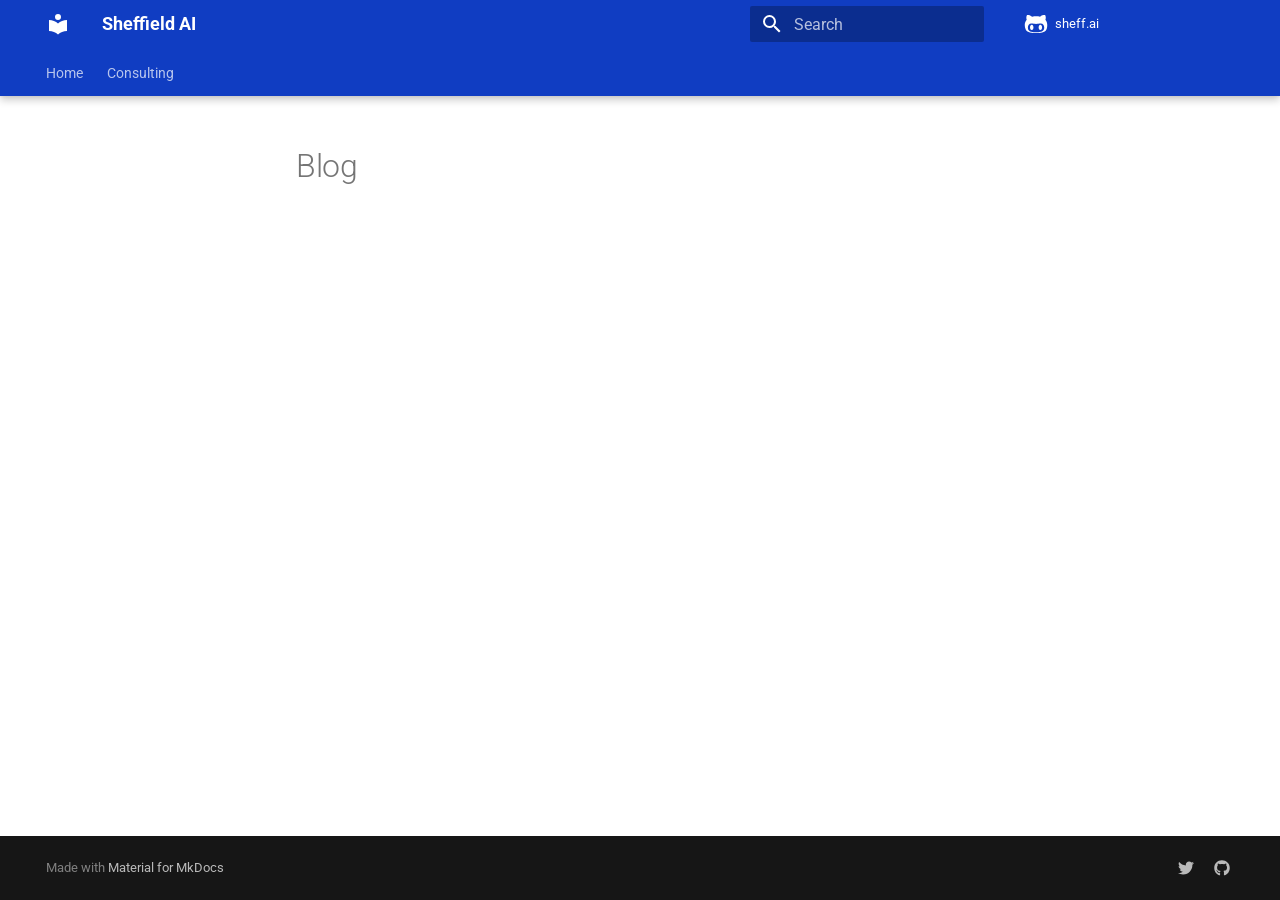
<file: blog/index.html>
<!doctype html><html lang=en class=no-js> <head><meta charset=utf-8><meta name=viewport content="width=device-width,initial-scale=1"><meta name=description content="Sheffield AI"><meta name=author content="Will Franceys"><link href=https://sheff.ai/blog/ rel=canonical><link rel=icon href=../assets/images/favicon.png><meta name=generator content="mkdocs-1.6.1, mkdocs-material-9.7.5"><title>Blog - Sheffield AI</title><link rel=stylesheet href=../assets/stylesheets/main.484c7ddc.min.css><link rel=stylesheet href=../assets/stylesheets/palette.ab4e12ef.min.css><style>:root{--md-admonition-icon--note:url('data:image/svg+xml;charset=utf-8,%3Csvg%20xmlns%3D%22http%3A//www.w3.org/2000/svg%22%20viewBox%3D%220%200%2016%2016%22%3E%3Cpath%20d%3D%22M1%207.775V2.75C1%201.784%201.784%201%202.75%201h5.025c.464%200%20.91.184%201.238.513l6.25%206.25a1.75%201.75%200%200%201%200%202.474l-5.026%205.026a1.75%201.75%200%200%201-2.474%200l-6.25-6.25A1.75%201.75%200%200%201%201%207.775m1.5%200c0%20.066.026.13.073.177l6.25%206.25a.25.25%200%200%200%20.354%200l5.025-5.025a.25.25%200%200%200%200-.354l-6.25-6.25a.25.25%200%200%200-.177-.073H2.75a.25.25%200%200%200-.25.25ZM6%205a1%201%200%201%201%200%202%201%201%200%200%201%200-2%22/%3E%3C/svg%3E');--md-admonition-icon--abstract:url('data:image/svg+xml;charset=utf-8,%3Csvg%20xmlns%3D%22http%3A//www.w3.org/2000/svg%22%20viewBox%3D%220%200%2016%2016%22%3E%3Cpath%20d%3D%22M2.5%201.75v11.5c0%20.138.112.25.25.25h3.17a.75.75%200%200%201%200%201.5H2.75A1.75%201.75%200%200%201%201%2013.25V1.75C1%20.784%201.784%200%202.75%200h8.5C12.216%200%2013%20.784%2013%201.75v7.736a.75.75%200%200%201-1.5%200V1.75a.25.25%200%200%200-.25-.25h-8.5a.25.25%200%200%200-.25.25m13.274%209.537zl-4.557%204.45a.75.75%200%200%201-1.055-.008l-1.943-1.95a.75.75%200%200%201%201.062-1.058l1.419%201.425%204.026-3.932a.75.75%200%201%201%201.048%201.074M4.75%204h4.5a.75.75%200%200%201%200%201.5h-4.5a.75.75%200%200%201%200-1.5M4%207.75A.75.75%200%200%201%204.75%207h2a.75.75%200%200%201%200%201.5h-2A.75.75%200%200%201%204%207.75%22/%3E%3C/svg%3E');--md-admonition-icon--info:url('data:image/svg+xml;charset=utf-8,%3Csvg%20xmlns%3D%22http%3A//www.w3.org/2000/svg%22%20viewBox%3D%220%200%2016%2016%22%3E%3Cpath%20d%3D%22M0%208a8%208%200%201%201%2016%200A8%208%200%200%201%200%208m8-6.5a6.5%206.5%200%201%200%200%2013%206.5%206.5%200%200%200%200-13M6.5%207.75A.75.75%200%200%201%207.25%207h1a.75.75%200%200%201%20.75.75v2.75h.25a.75.75%200%200%201%200%201.5h-2a.75.75%200%200%201%200-1.5h.25v-2h-.25a.75.75%200%200%201-.75-.75M8%206a1%201%200%201%201%200-2%201%201%200%200%201%200%202%22/%3E%3C/svg%3E');--md-admonition-icon--tip:url('data:image/svg+xml;charset=utf-8,%3Csvg%20xmlns%3D%22http%3A//www.w3.org/2000/svg%22%20viewBox%3D%220%200%2016%2016%22%3E%3Cpath%20d%3D%22M3.499.75a.75.75%200%200%201%201.5%200v.996C5.9%202.903%206.793%203.65%207.662%204.376l.24.202c-.036-.694.055-1.422.426-2.163C9.1.873%2010.794-.045%2012.622.26%2014.408.558%2016%201.94%2016%204.25c0%201.278-.954%202.575-2.44%202.734l.146.508.065.22c.203.701.412%201.455.476%202.226.142%201.707-.4%203.03-1.487%203.898C11.714%2014.671%2010.27%2015%208.75%2015h-6a.75.75%200%200%201%200-1.5h1.376a4.5%204.5%200%200%201-.563-1.191%203.84%203.84%200%200%201-.05-2.063%204.65%204.65%200%200%201-2.025-.293.75.75%200%200%201%20.525-1.406c1.357.507%202.376-.006%202.698-.318l.009-.01a.747.747%200%200%201%201.06%200%20.75.75%200%200%201-.012%201.074c-.912.92-.992%201.835-.768%202.586.221.74.745%201.337%201.196%201.621H8.75c1.343%200%202.398-.296%203.074-.836.635-.507%201.036-1.31.928-2.602-.05-.603-.216-1.224-.422-1.93l-.064-.221c-.12-.407-.246-.84-.353-1.29a2.4%202.4%200%200%201-.507-.441%203.1%203.1%200%200%201-.633-1.248.75.75%200%200%201%201.455-.364c.046.185.144.436.31.627.146.168.353.305.712.305.738%200%201.25-.615%201.25-1.25%200-1.47-.95-2.315-2.123-2.51-1.172-.196-2.227.387-2.706%201.345-.46.92-.27%201.774.019%203.062l.042.19.01.05c.348.443.666.949.94%201.553a.75.75%200%201%201-1.365.62c-.553-1.217-1.32-1.94-2.3-2.768L6.7%205.527c-.814-.68-1.75-1.462-2.692-2.619a3.7%203.7%200%200%200-1.023.88c-.406.495-.663%201.036-.722%201.508.116.122.306.21.591.239.388.038.797-.06%201.032-.19a.75.75%200%200%201%20.728%201.31c-.515.287-1.23.439-1.906.373-.682-.067-1.473-.38-1.879-1.193L.75%205.677V5.5c0-.984.48-1.94%201.077-2.664.46-.559%201.05-1.055%201.673-1.353z%22/%3E%3C/svg%3E');--md-admonition-icon--success:url('data:image/svg+xml;charset=utf-8,%3Csvg%20xmlns%3D%22http%3A//www.w3.org/2000/svg%22%20viewBox%3D%220%200%2016%2016%22%3E%3Cpath%20d%3D%22M13.78%204.22a.75.75%200%200%201%200%201.06l-7.25%207.25a.75.75%200%200%201-1.06%200L2.22%209.28a.75.75%200%200%201%20.018-1.042.75.75%200%200%201%201.042-.018L6%2010.94l6.72-6.72a.75.75%200%200%201%201.06%200%22/%3E%3C/svg%3E');--md-admonition-icon--question:url('data:image/svg+xml;charset=utf-8,%3Csvg%20xmlns%3D%22http%3A//www.w3.org/2000/svg%22%20viewBox%3D%220%200%2016%2016%22%3E%3Cpath%20d%3D%22M0%208a8%208%200%201%201%2016%200A8%208%200%200%201%200%208m8-6.5a6.5%206.5%200%201%200%200%2013%206.5%206.5%200%200%200%200-13M6.92%206.085h.001a.749.749%200%201%201-1.342-.67c.169-.339.436-.701.849-.977C6.845%204.16%207.369%204%208%204a2.76%202.76%200%200%201%201.637.525c.503.377.863.965.863%201.725%200%20.448-.115.83-.329%201.15-.205.307-.47.513-.692.662-.109.072-.22.138-.313.195l-.006.004a6%206%200%200%200-.26.16%201%201%200%200%200-.276.245.75.75%200%200%201-1.248-.832c.184-.264.42-.489.692-.661q.154-.1.313-.195l.007-.004c.1-.061.182-.11.258-.161a1%201%200%200%200%20.277-.245C8.96%206.514%209%206.427%209%206.25a.61.61%200%200%200-.262-.525A1.27%201.27%200%200%200%208%205.5c-.369%200-.595.09-.74.187a1%201%200%200%200-.34.398M9%2011a1%201%200%201%201-2%200%201%201%200%200%201%202%200%22/%3E%3C/svg%3E');--md-admonition-icon--warning:url('data:image/svg+xml;charset=utf-8,%3Csvg%20xmlns%3D%22http%3A//www.w3.org/2000/svg%22%20viewBox%3D%220%200%2016%2016%22%3E%3Cpath%20d%3D%22M6.457%201.047c.659-1.234%202.427-1.234%203.086%200l6.082%2011.378A1.75%201.75%200%200%201%2014.082%2015H1.918a1.75%201.75%200%200%201-1.543-2.575Zm1.763.707a.25.25%200%200%200-.44%200L1.698%2013.132a.25.25%200%200%200%20.22.368h12.164a.25.25%200%200%200%20.22-.368Zm.53%203.996v2.5a.75.75%200%200%201-1.5%200v-2.5a.75.75%200%200%201%201.5%200M9%2011a1%201%200%201%201-2%200%201%201%200%200%201%202%200%22/%3E%3C/svg%3E');--md-admonition-icon--failure:url('data:image/svg+xml;charset=utf-8,%3Csvg%20xmlns%3D%22http%3A//www.w3.org/2000/svg%22%20viewBox%3D%220%200%2016%2016%22%3E%3Cpath%20d%3D%22M2.344%202.343za8%208%200%200%201%2011.314%2011.314A8.002%208.002%200%200%201%20.234%2010.089a8%208%200%200%201%202.11-7.746m1.06%2010.253a6.5%206.5%200%201%200%209.108-9.275%206.5%206.5%200%200%200-9.108%209.275M6.03%204.97%208%206.94l1.97-1.97a.749.749%200%200%201%201.275.326.75.75%200%200%201-.215.734L9.06%208l1.97%201.97a.749.749%200%200%201-.326%201.275.75.75%200%200%201-.734-.215L8%209.06l-1.97%201.97a.749.749%200%200%201-1.275-.326.75.75%200%200%201%20.215-.734L6.94%208%204.97%206.03a.75.75%200%200%201%20.018-1.042.75.75%200%200%201%201.042-.018%22/%3E%3C/svg%3E');--md-admonition-icon--danger:url('data:image/svg+xml;charset=utf-8,%3Csvg%20xmlns%3D%22http%3A//www.w3.org/2000/svg%22%20viewBox%3D%220%200%2016%2016%22%3E%3Cpath%20d%3D%22M9.504.43a1.516%201.516%200%200%201%202.437%201.713L10.415%205.5h2.123c1.57%200%202.346%201.909%201.22%203.004l-7.34%207.142a1.25%201.25%200%200%201-.871.354h-.302a1.25%201.25%200%200%201-1.157-1.723L5.633%2010.5H3.462c-1.57%200-2.346-1.909-1.22-3.004zm1.047%201.074L3.286%208.571A.25.25%200%200%200%203.462%209H6.75a.75.75%200%200%201%20.694%201.034l-1.713%204.188%206.982-6.793A.25.25%200%200%200%2012.538%207H9.25a.75.75%200%200%201-.683-1.06l2.008-4.418.003-.006-.004-.009-.006-.006-.008-.001q-.005%200-.009.004%22/%3E%3C/svg%3E');--md-admonition-icon--bug:url('data:image/svg+xml;charset=utf-8,%3Csvg%20xmlns%3D%22http%3A//www.w3.org/2000/svg%22%20viewBox%3D%220%200%2016%2016%22%3E%3Cpath%20d%3D%22M4.72.22a.75.75%200%200%201%201.06%200l1%20.999a3.5%203.5%200%200%201%202.441%200l.999-1a.748.748%200%200%201%201.265.332.75.75%200%200%201-.205.729l-.775.776c.616.63.995%201.493.995%202.444v.327q0%20.15-.025.292c.408.14.764.392%201.029.722l1.968-.787a.75.75%200%200%201%20.556%201.392L13%207.258V9h2.25a.75.75%200%200%201%200%201.5H13v.5q-.002.615-.141%201.186l2.17.868a.75.75%200%200%201-.557%201.392l-2.184-.873A5%205%200%200%201%208%2016a5%205%200%200%201-4.288-2.427l-2.183.873a.75.75%200%200%201-.558-1.392l2.17-.868A5%205%200%200%201%203%2011v-.5H.75a.75.75%200%200%201%200-1.5H3V7.258L.971%206.446a.75.75%200%200%201%20.558-1.392l1.967.787c.265-.33.62-.583%201.03-.722a1.7%201.7%200%200%201-.026-.292V4.5c0-.951.38-1.814.995-2.444L4.72%201.28a.75.75%200%200%201%200-1.06m.53%206.28a.75.75%200%200%200-.75.75V11a3.5%203.5%200%201%200%207%200V7.25a.75.75%200%200%200-.75-.75ZM6.173%205h3.654A.17.17%200%200%200%2010%204.827V4.5a2%202%200%201%200-4%200v.327c0%20.096.077.173.173.173%22/%3E%3C/svg%3E');--md-admonition-icon--example:url('data:image/svg+xml;charset=utf-8,%3Csvg%20xmlns%3D%22http%3A//www.w3.org/2000/svg%22%20viewBox%3D%220%200%2016%2016%22%3E%3Cpath%20d%3D%22M5%205.782V2.5h-.25a.75.75%200%200%201%200-1.5h6.5a.75.75%200%200%201%200%201.5H11v3.282l3.666%205.76C15.619%2013.04%2014.543%2015%2012.767%2015H3.233c-1.776%200-2.852-1.96-1.899-3.458Zm-2.4%206.565a.75.75%200%200%200%20.633%201.153h9.534a.75.75%200%200%200%20.633-1.153L12.225%2010.5h-8.45ZM9.5%202.5h-3V6c0%20.143-.04.283-.117.403L4.73%209h6.54L9.617%206.403A.75.75%200%200%201%209.5%206Z%22/%3E%3C/svg%3E');--md-admonition-icon--quote:url('data:image/svg+xml;charset=utf-8,%3Csvg%20xmlns%3D%22http%3A//www.w3.org/2000/svg%22%20viewBox%3D%220%200%2016%2016%22%3E%3Cpath%20d%3D%22M1.75%202.5h10.5a.75.75%200%200%201%200%201.5H1.75a.75.75%200%200%201%200-1.5m4%205h8.5a.75.75%200%200%201%200%201.5h-8.5a.75.75%200%200%201%200-1.5m0%205h8.5a.75.75%200%200%201%200%201.5h-8.5a.75.75%200%200%201%200-1.5M2.5%207.75v6a.75.75%200%200%201-1.5%200v-6a.75.75%200%200%201%201.5%200%22/%3E%3C/svg%3E');}</style><link rel=preconnect href=https://fonts.gstatic.com crossorigin><link rel=stylesheet href="https://fonts.googleapis.com/css?family=Roboto:300,300i,400,400i,700,700i%7CRoboto+Mono:400,400i,700,700i&display=fallback"><style>:root{--md-text-font:"Roboto";--md-code-font:"Roboto Mono"}</style><link rel=stylesheet href=../assets/_mkdocstrings.css><link rel=stylesheet href=../stylesheets/extra.css><script>__md_scope=new URL("..",location),__md_hash=e=>[...e].reduce(((e,_)=>(e<<5)-e+_.charCodeAt(0)),0),__md_get=(e,_=localStorage,t=__md_scope)=>JSON.parse(_.getItem(t.pathname+"."+e)),__md_set=(e,_,t=localStorage,a=__md_scope)=>{try{t.setItem(a.pathname+"."+e,JSON.stringify(_))}catch(e){}}</script></head> <body dir=ltr data-md-color-scheme=youtube data-md-color-primary=indigo data-md-color-accent=indigo> <input class=md-toggle data-md-toggle=drawer type=checkbox id=__drawer autocomplete=off> <input class=md-toggle data-md-toggle=search type=checkbox id=__search autocomplete=off> <label class=md-overlay for=__drawer></label> <div data-md-component=skip> <a href=#blog class=md-skip> Skip to content </a> </div> <div data-md-component=announce> </div> <header class="md-header md-header--shadow md-header--lifted" data-md-component=header> <nav class="md-header__inner md-grid" aria-label=Header> <a href=.. title="Sheffield AI" class="md-header__button md-logo" aria-label="Sheffield AI" data-md-component=logo> <svg xmlns=http://www.w3.org/2000/svg viewbox="0 0 24 24"><path d="M12 8a3 3 0 0 0 3-3 3 3 0 0 0-3-3 3 3 0 0 0-3 3 3 3 0 0 0 3 3m0 3.54C9.64 9.35 6.5 8 3 8v11c3.5 0 6.64 1.35 9 3.54 2.36-2.19 5.5-3.54 9-3.54V8c-3.5 0-6.64 1.35-9 3.54"/></svg> </a> <label class="md-header__button md-icon" for=__drawer> <svg xmlns=http://www.w3.org/2000/svg viewbox="0 0 24 24"><path d="M3 6h18v2H3zm0 5h18v2H3zm0 5h18v2H3z"/></svg> </label> <div class=md-header__title data-md-component=header-title> <div class=md-header__ellipsis> <div class=md-header__topic> <span class=md-ellipsis> Sheffield AI </span> </div> <div class=md-header__topic data-md-component=header-topic> <span class=md-ellipsis> Blog </span> </div> </div> </div> <form class=md-header__option data-md-component=palette> <input class=md-option data-md-color-media data-md-color-scheme=youtube data-md-color-primary=indigo data-md-color-accent=indigo aria-hidden=true type=radio name=__palette id=__palette_0> </form> <script>var palette=__md_get("__palette");if(palette&&palette.color){if("(prefers-color-scheme)"===palette.color.media){var media=matchMedia("(prefers-color-scheme: light)"),input=document.querySelector(media.matches?"[data-md-color-media='(prefers-color-scheme: light)']":"[data-md-color-media='(prefers-color-scheme: dark)']");palette.color.media=input.getAttribute("data-md-color-media"),palette.color.scheme=input.getAttribute("data-md-color-scheme"),palette.color.primary=input.getAttribute("data-md-color-primary"),palette.color.accent=input.getAttribute("data-md-color-accent")}for(var[key,value]of Object.entries(palette.color))document.body.setAttribute("data-md-color-"+key,value)}</script> <label class="md-header__button md-icon" for=__search> <svg xmlns=http://www.w3.org/2000/svg viewbox="0 0 24 24"><path d="M9.5 3A6.5 6.5 0 0 1 16 9.5c0 1.61-.59 3.09-1.56 4.23l.27.27h.79l5 5-1.5 1.5-5-5v-.79l-.27-.27A6.52 6.52 0 0 1 9.5 16 6.5 6.5 0 0 1 3 9.5 6.5 6.5 0 0 1 9.5 3m0 2C7 5 5 7 5 9.5S7 14 9.5 14 14 12 14 9.5 12 5 9.5 5"/></svg> </label> <div class=md-search data-md-component=search role=dialog> <label class=md-search__overlay for=__search></label> <div class=md-search__inner role=search> <form class=md-search__form name=search> <input type=text class=md-search__input name=query aria-label=Search placeholder=Search autocapitalize=off autocorrect=off autocomplete=off spellcheck=false data-md-component=search-query required> <label class="md-search__icon md-icon" for=__search> <svg xmlns=http://www.w3.org/2000/svg viewbox="0 0 24 24"><path d="M9.5 3A6.5 6.5 0 0 1 16 9.5c0 1.61-.59 3.09-1.56 4.23l.27.27h.79l5 5-1.5 1.5-5-5v-.79l-.27-.27A6.52 6.52 0 0 1 9.5 16 6.5 6.5 0 0 1 3 9.5 6.5 6.5 0 0 1 9.5 3m0 2C7 5 5 7 5 9.5S7 14 9.5 14 14 12 14 9.5 12 5 9.5 5"/></svg> <svg xmlns=http://www.w3.org/2000/svg viewbox="0 0 24 24"><path d="M20 11v2H8l5.5 5.5-1.42 1.42L4.16 12l7.92-7.92L13.5 5.5 8 11z"/></svg> </label> <nav class=md-search__options aria-label=Search> <a href=javascript:void(0) class="md-search__icon md-icon" title=Share aria-label=Share data-clipboard data-clipboard-text data-md-component=search-share tabindex=-1> <svg xmlns=http://www.w3.org/2000/svg viewbox="0 0 24 24"><path d="M18 16.08c-.76 0-1.44.3-1.96.77L8.91 12.7c.05-.23.09-.46.09-.7s-.04-.47-.09-.7l7.05-4.11c.54.5 1.25.81 2.04.81a3 3 0 0 0 3-3 3 3 0 0 0-3-3 3 3 0 0 0-3 3c0 .24.04.47.09.7L8.04 9.81C7.5 9.31 6.79 9 6 9a3 3 0 0 0-3 3 3 3 0 0 0 3 3c.79 0 1.5-.31 2.04-.81l7.12 4.15c-.05.21-.08.43-.08.66 0 1.61 1.31 2.91 2.92 2.91s2.92-1.3 2.92-2.91A2.92 2.92 0 0 0 18 16.08"/></svg> </a> <button type=reset class="md-search__icon md-icon" title=Clear aria-label=Clear tabindex=-1> <svg xmlns=http://www.w3.org/2000/svg viewbox="0 0 24 24"><path d="M19 6.41 17.59 5 12 10.59 6.41 5 5 6.41 10.59 12 5 17.59 6.41 19 12 13.41 17.59 19 19 17.59 13.41 12z"/></svg> </button> </nav> <div class=md-search__suggest data-md-component=search-suggest></div> </form> <div class=md-search__output> <div class=md-search__scrollwrap tabindex=0 data-md-scrollfix> <div class=md-search-result data-md-component=search-result> <div class=md-search-result__meta> Initializing search </div> <ol class=md-search-result__list role=presentation></ol> </div> </div> </div> </div> </div> <div class=md-header__source> <a href=https://github.com/wfranceys/sheff.ai title="Go to repository" class=md-source data-md-component=source> <div class="md-source__icon md-icon"> <svg xmlns=http://www.w3.org/2000/svg viewbox="0 0 512 512"><!-- Font Awesome Free 7.1.0 by @fontawesome - https://fontawesome.com License - https://fontawesome.com/license/free (Icons: CC BY 4.0, Fonts: SIL OFL 1.1, Code: MIT License) Copyright 2025 Fonticons, Inc.--><path d="M202.1 328.7c0 20.9-10.9 55.1-36.7 55.1s-36.7-34.2-36.7-55.1 10.9-55.1 36.7-55.1 36.7 34.2 36.7 55.1M496 278.2c0 31.9-3.2 65.7-17.5 95-37.9 76.6-142.1 74.8-216.7 74.8-75.8 0-186.2 2.7-225.6-74.8-14.6-29-20.2-63.1-20.2-95 0-41.9 13.9-81.5 41.5-113.6-5.2-15.8-7.7-32.4-7.7-48.8 0-21.5 4.9-32.3 14.6-51.8 45.3 0 74.3 9 108.8 36 29-6.9 58.8-10 88.7-10 27 0 54.2 2.9 80.4 9.2 34-26.7 63-35.2 107.8-35.2 9.8 19.5 14.6 30.3 14.6 51.8 0 16.4-2.6 32.7-7.7 48.2 27.5 32.4 39 72.3 39 114.2m-64.3 50.5c0-43.9-26.7-82.6-73.5-82.6-18.9 0-37 3.4-56 6-14.9 2.3-29.8 3.2-45.1 3.2-15.2 0-30.1-.9-45.1-3.2-18.7-2.6-37-6-56-6-46.8 0-73.5 38.7-73.5 82.6 0 87.8 80.4 101.3 150.4 101.3h48.2c70.3 0 150.6-13.4 150.6-101.3m-82.6-55.1c-25.8 0-36.7 34.2-36.7 55.1s10.9 55.1 36.7 55.1 36.7-34.2 36.7-55.1-10.9-55.1-36.7-55.1"/></svg> </div> <div class=md-source__repository> sheff.ai </div> </a> </div> </nav> <nav class=md-tabs aria-label=Tabs data-md-component=tabs> <div class=md-grid> <ul class=md-tabs__list> <li class=md-tabs__item> <a href=.. class=md-tabs__link> Home </a> </li> <li class=md-tabs__item> <a href=../services/ class=md-tabs__link> Consulting </a> </li> </ul> </div> </nav> </header> <div class=md-container data-md-component=container> <main class=md-main data-md-component=main> <div class="md-main__inner md-grid"> <div class="md-sidebar md-sidebar--primary" data-md-component=sidebar data-md-type=navigation> <div class=md-sidebar__scrollwrap> <div class=md-sidebar__inner> <nav class="md-nav md-nav--primary md-nav--lifted" aria-label=Navigation data-md-level=0> <label class=md-nav__title for=__drawer> <a href=.. title="Sheffield AI" class="md-nav__button md-logo" aria-label="Sheffield AI" data-md-component=logo> <svg xmlns=http://www.w3.org/2000/svg viewbox="0 0 24 24"><path d="M12 8a3 3 0 0 0 3-3 3 3 0 0 0-3-3 3 3 0 0 0-3 3 3 3 0 0 0 3 3m0 3.54C9.64 9.35 6.5 8 3 8v11c3.5 0 6.64 1.35 9 3.54 2.36-2.19 5.5-3.54 9-3.54V8c-3.5 0-6.64 1.35-9 3.54"/></svg> </a> Sheffield AI </label> <div class=md-nav__source> <a href=https://github.com/wfranceys/sheff.ai title="Go to repository" class=md-source data-md-component=source> <div class="md-source__icon md-icon"> <svg xmlns=http://www.w3.org/2000/svg viewbox="0 0 512 512"><!-- Font Awesome Free 7.1.0 by @fontawesome - https://fontawesome.com License - https://fontawesome.com/license/free (Icons: CC BY 4.0, Fonts: SIL OFL 1.1, Code: MIT License) Copyright 2025 Fonticons, Inc.--><path d="M202.1 328.7c0 20.9-10.9 55.1-36.7 55.1s-36.7-34.2-36.7-55.1 10.9-55.1 36.7-55.1 36.7 34.2 36.7 55.1M496 278.2c0 31.9-3.2 65.7-17.5 95-37.9 76.6-142.1 74.8-216.7 74.8-75.8 0-186.2 2.7-225.6-74.8-14.6-29-20.2-63.1-20.2-95 0-41.9 13.9-81.5 41.5-113.6-5.2-15.8-7.7-32.4-7.7-48.8 0-21.5 4.9-32.3 14.6-51.8 45.3 0 74.3 9 108.8 36 29-6.9 58.8-10 88.7-10 27 0 54.2 2.9 80.4 9.2 34-26.7 63-35.2 107.8-35.2 9.8 19.5 14.6 30.3 14.6 51.8 0 16.4-2.6 32.7-7.7 48.2 27.5 32.4 39 72.3 39 114.2m-64.3 50.5c0-43.9-26.7-82.6-73.5-82.6-18.9 0-37 3.4-56 6-14.9 2.3-29.8 3.2-45.1 3.2-15.2 0-30.1-.9-45.1-3.2-18.7-2.6-37-6-56-6-46.8 0-73.5 38.7-73.5 82.6 0 87.8 80.4 101.3 150.4 101.3h48.2c70.3 0 150.6-13.4 150.6-101.3m-82.6-55.1c-25.8 0-36.7 34.2-36.7 55.1s10.9 55.1 36.7 55.1 36.7-34.2 36.7-55.1-10.9-55.1-36.7-55.1"/></svg> </div> <div class=md-source__repository> sheff.ai </div> </a> </div> <ul class=md-nav__list data-md-scrollfix> <li class="md-nav__item md-nav__item--pruned md-nav__item--nested"> <a href=.. class=md-nav__link> <span class=md-ellipsis> Home </span> <span class="md-nav__icon md-icon"></span> </a> </li> <li class="md-nav__item md-nav__item--pruned md-nav__item--nested"> <a href=../services/ class=md-nav__link> <span class=md-ellipsis> Consulting </span> <span class="md-nav__icon md-icon"></span> </a> </li> </ul> </nav> </div> </div> </div> <div class="md-sidebar md-sidebar--secondary" data-md-component=sidebar data-md-type=toc> <div class=md-sidebar__scrollwrap> <div class=md-sidebar__inner> <nav class="md-nav md-nav--secondary" aria-label="Table of contents"> </nav> </div> </div> </div> <div class=md-content data-md-component=content> <div class=md-content__inner> <header class=md-typeset> <h1 id=blog>Blog<a class=headerlink href=#blog title="Permanent link">&para;</a></h1> </header> </div> </div> <script>var tabs=__md_get("__tabs");if(Array.isArray(tabs))e:for(var set of document.querySelectorAll(".tabbed-set")){var labels=set.querySelector(".tabbed-labels");for(var tab of tabs)for(var label of labels.getElementsByTagName("label"))if(label.innerText.trim()===tab){var input=document.getElementById(label.htmlFor);input.checked=!0;continue e}}</script> <script>var target=document.getElementById(location.hash.slice(1));target&&target.name&&(target.checked=target.name.startsWith("__tabbed_"))</script> </div> <button type=button class="md-top md-icon" data-md-component=top hidden> <svg xmlns=http://www.w3.org/2000/svg viewbox="0 0 24 24"><path d="M13 20h-2V8l-5.5 5.5-1.42-1.42L12 4.16l7.92 7.92-1.42 1.42L13 8z"/></svg> Back to top </button> </main> <footer class=md-footer> <div class="md-footer-meta md-typeset"> <div class="md-footer-meta__inner md-grid"> <div class=md-copyright> Made with <a href=https://squidfunk.github.io/mkdocs-material/ target=_blank rel=noopener> Material for MkDocs </a> </div> <div class=md-social> <a href=https://x.com/willfranceys target=_blank rel=noopener title=x.com class=md-social__link> <svg xmlns=http://www.w3.org/2000/svg viewbox="0 0 512 512"><!-- Font Awesome Free 7.1.0 by @fontawesome - https://fontawesome.com License - https://fontawesome.com/license/free (Icons: CC BY 4.0, Fonts: SIL OFL 1.1, Code: MIT License) Copyright 2025 Fonticons, Inc.--><path d="M459.4 151.7c.3 4.5.3 9.1.3 13.6 0 138.7-105.6 298.6-298.6 298.6-59.5 0-114.7-17.2-161.1-47.1 8.4 1 16.6 1.3 25.3 1.3 49.1 0 94.2-16.6 130.3-44.8-46.1-1-84.8-31.2-98.1-72.8 6.5 1 13 1.6 19.8 1.6 9.4 0 18.8-1.3 27.6-3.6-48.1-9.7-84.1-52-84.1-103v-1.3c14 7.8 30.2 12.7 47.4 13.3-28.3-18.8-46.8-51-46.8-87.4 0-19.5 5.2-37.4 14.3-53C87.4 130.8 165 172.4 252.1 176.9c-1.6-7.8-2.6-15.9-2.6-24C249.5 95.1 296.3 48 354.4 48c30.2 0 57.5 12.7 76.7 33.1 23.7-4.5 46.5-13.3 66.6-25.3-7.8 24.4-24.4 44.8-46.1 57.8 21.1-2.3 41.6-8.1 60.4-16.2-14.3 20.8-32.2 39.3-52.6 54.3"/></svg> </a> <a href=https://github.com/wfranceys/sheff.ai target=_blank rel=noopener title=github.com class=md-social__link> <svg xmlns=http://www.w3.org/2000/svg viewbox="0 0 512 512"><!-- Font Awesome Free 7.1.0 by @fontawesome - https://fontawesome.com License - https://fontawesome.com/license/free (Icons: CC BY 4.0, Fonts: SIL OFL 1.1, Code: MIT License) Copyright 2025 Fonticons, Inc.--><path d="M173.9 397.4c0 2-2.3 3.6-5.2 3.6-3.3.3-5.6-1.3-5.6-3.6 0-2 2.3-3.6 5.2-3.6 3-.3 5.6 1.3 5.6 3.6m-31.1-4.5c-.7 2 1.3 4.3 4.3 4.9 2.6 1 5.6 0 6.2-2s-1.3-4.3-4.3-5.2c-2.6-.7-5.5.3-6.2 2.3m44.2-1.7c-2.9.7-4.9 2.6-4.6 4.9.3 2 2.9 3.3 5.9 2.6 2.9-.7 4.9-2.6 4.6-4.6-.3-1.9-3-3.2-5.9-2.9M252.8 8C114.1 8 8 113.3 8 252c0 110.9 69.8 205.8 169.5 239.2 12.8 2.3 17.3-5.6 17.3-12.1 0-6.2-.3-40.4-.3-61.4 0 0-70 15-84.7-29.8 0 0-11.4-29.1-27.8-36.6 0 0-22.9-15.7 1.6-15.4 0 0 24.9 2 38.6 25.8 21.9 38.6 58.6 27.5 72.9 20.9 2.3-16 8.8-27.1 16-33.7-55.9-6.2-112.3-14.3-112.3-110.5 0-27.5 7.6-41.3 23.6-58.9-2.6-6.5-11.1-33.3 2.6-67.9 20.9-6.5 69 27 69 27 20-5.6 41.5-8.5 62.8-8.5s42.8 2.9 62.8 8.5c0 0 48.1-33.6 69-27 13.7 34.7 5.2 61.4 2.6 67.9 16 17.7 25.8 31.5 25.8 58.9 0 96.5-58.9 104.2-114.8 110.5 9.2 7.9 17 22.9 17 46.4 0 33.7-.3 75.4-.3 83.6 0 6.5 4.6 14.4 17.3 12.1C436.2 457.8 504 362.9 504 252 504 113.3 391.5 8 252.8 8M105.2 352.9c-1.3 1-1 3.3.7 5.2 1.6 1.6 3.9 2.3 5.2 1 1.3-1 1-3.3-.7-5.2-1.6-1.6-3.9-2.3-5.2-1m-10.8-8.1c-.7 1.3.3 2.9 2.3 3.9 1.6 1 3.6.7 4.3-.7.7-1.3-.3-2.9-2.3-3.9-2-.6-3.6-.3-4.3.7m32.4 35.6c-1.6 1.3-1 4.3 1.3 6.2 2.3 2.3 5.2 2.6 6.5 1 1.3-1.3.7-4.3-1.3-6.2-2.2-2.3-5.2-2.6-6.5-1m-11.4-14.7c-1.6 1-1.6 3.6 0 5.9s4.3 3.3 5.6 2.3c1.6-1.3 1.6-3.9 0-6.2-1.4-2.3-4-3.3-5.6-2"/></svg> </a> </div> </div> </div> </footer> </div> <div class=md-dialog data-md-component=dialog> <div class="md-dialog__inner md-typeset"></div> </div> <div class=md-progress data-md-component=progress role=progressbar></div> <script id=__config type=application/json>{"annotate": null, "base": "..", "features": ["announce.dismiss", "content.action.edit", "content.action.view", "content.code.annotate", "content.code.copy", "content.code.select", "content.tabs.link", "content.tooltips", "header.autohide", "navigation.expand", "navigation.footer", "navigation.indexes", "navigation.instant", "navigation.instant.prefetch", "navigation.instant.progress", "navigation.prune", "navigation.sections", "navigation.tabs", "navigation.tabs.sticky", "navigation.top", "navigation.tracking", "search.highlight", "search.share", "search.suggest", "toc.follow"], "search": "../assets/javascripts/workers/search.2c215733.min.js", "tags": null, "translations": {"clipboard.copied": "Copied to clipboard", "clipboard.copy": "Copy to clipboard", "search.result.more.one": "1 more on this page", "search.result.more.other": "# more on this page", "search.result.none": "No matching documents", "search.result.one": "1 matching document", "search.result.other": "# matching documents", "search.result.placeholder": "Type to start searching", "search.result.term.missing": "Missing", "select.version": "Select version"}, "version": null}</script> <script src=../assets/javascripts/bundle.79ae519e.min.js></script> </body> </html>
</file>
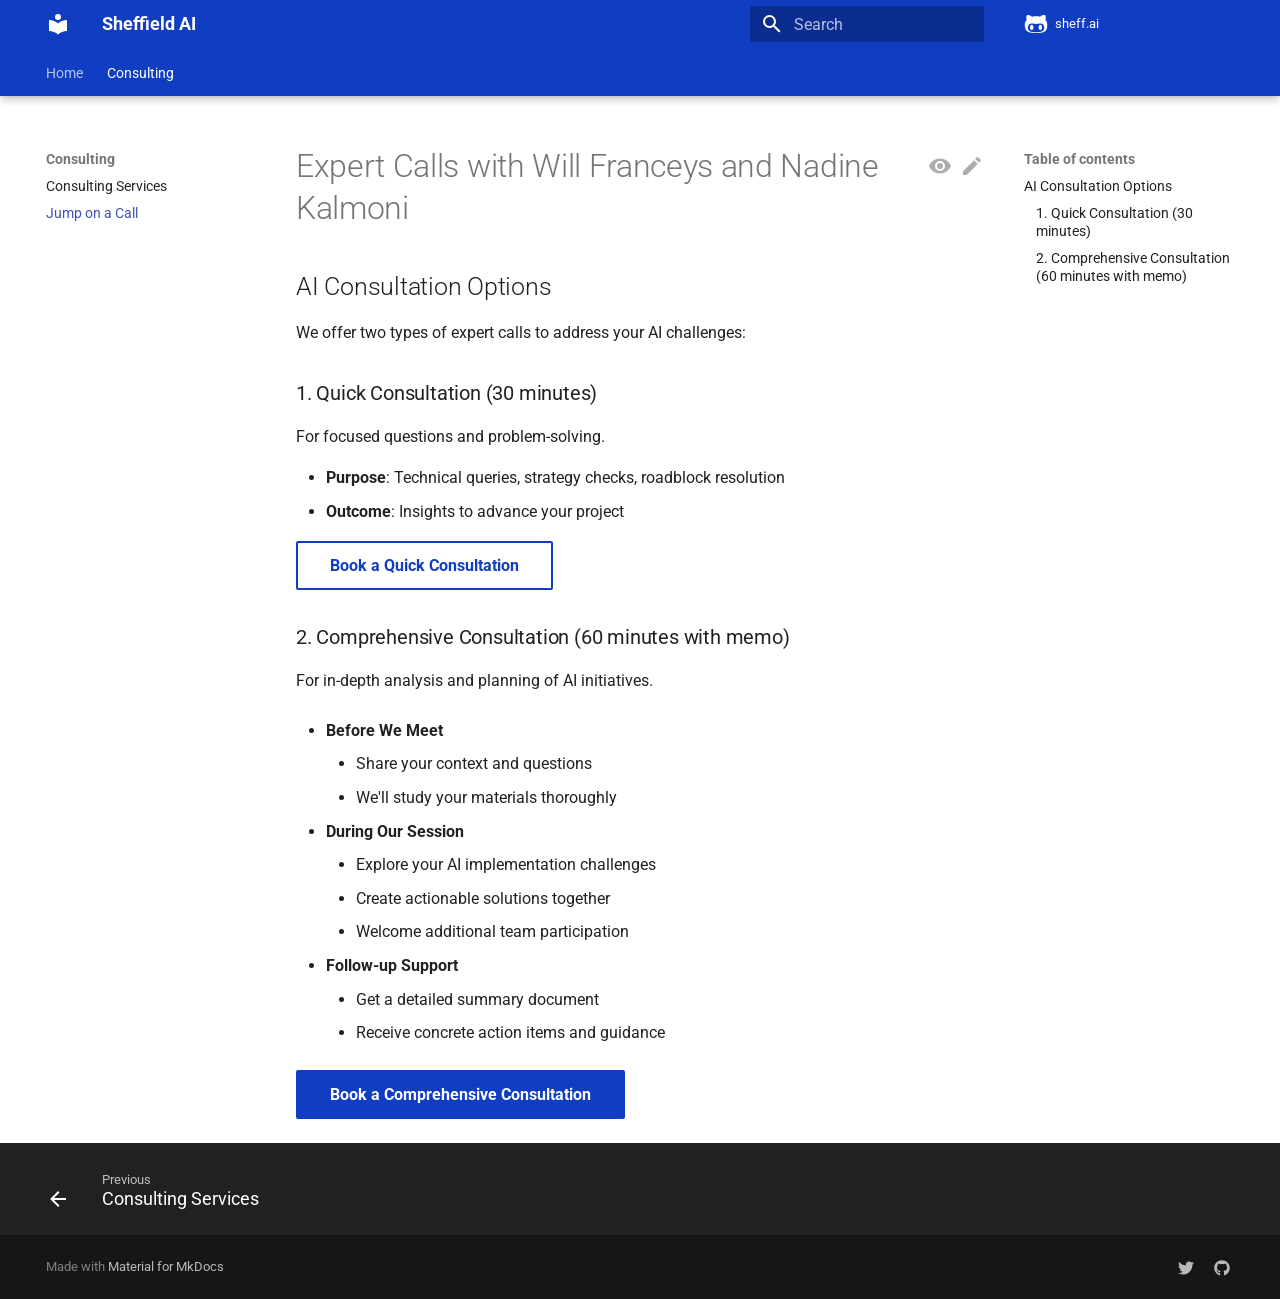
<file: expert-calls/index.html>
<!doctype html><html lang=en class=no-js> <head><meta charset=utf-8><meta name=viewport content="width=device-width,initial-scale=1"><meta name=description content="Sheffield AI"><meta name=author content="Will Franceys"><link href=https://sheff.ai/expert-calls/ rel=canonical><link href=../services/ rel=prev><link rel=icon href=../assets/images/favicon.png><meta name=generator content="mkdocs-1.6.1, mkdocs-material-9.7.5"><title>Jump on a Call - Sheffield AI</title><link rel=stylesheet href=../assets/stylesheets/main.484c7ddc.min.css><link rel=stylesheet href=../assets/stylesheets/palette.ab4e12ef.min.css><style>:root{--md-admonition-icon--note:url('data:image/svg+xml;charset=utf-8,%3Csvg%20xmlns%3D%22http%3A//www.w3.org/2000/svg%22%20viewBox%3D%220%200%2016%2016%22%3E%3Cpath%20d%3D%22M1%207.775V2.75C1%201.784%201.784%201%202.75%201h5.025c.464%200%20.91.184%201.238.513l6.25%206.25a1.75%201.75%200%200%201%200%202.474l-5.026%205.026a1.75%201.75%200%200%201-2.474%200l-6.25-6.25A1.75%201.75%200%200%201%201%207.775m1.5%200c0%20.066.026.13.073.177l6.25%206.25a.25.25%200%200%200%20.354%200l5.025-5.025a.25.25%200%200%200%200-.354l-6.25-6.25a.25.25%200%200%200-.177-.073H2.75a.25.25%200%200%200-.25.25ZM6%205a1%201%200%201%201%200%202%201%201%200%200%201%200-2%22/%3E%3C/svg%3E');--md-admonition-icon--abstract:url('data:image/svg+xml;charset=utf-8,%3Csvg%20xmlns%3D%22http%3A//www.w3.org/2000/svg%22%20viewBox%3D%220%200%2016%2016%22%3E%3Cpath%20d%3D%22M2.5%201.75v11.5c0%20.138.112.25.25.25h3.17a.75.75%200%200%201%200%201.5H2.75A1.75%201.75%200%200%201%201%2013.25V1.75C1%20.784%201.784%200%202.75%200h8.5C12.216%200%2013%20.784%2013%201.75v7.736a.75.75%200%200%201-1.5%200V1.75a.25.25%200%200%200-.25-.25h-8.5a.25.25%200%200%200-.25.25m13.274%209.537zl-4.557%204.45a.75.75%200%200%201-1.055-.008l-1.943-1.95a.75.75%200%200%201%201.062-1.058l1.419%201.425%204.026-3.932a.75.75%200%201%201%201.048%201.074M4.75%204h4.5a.75.75%200%200%201%200%201.5h-4.5a.75.75%200%200%201%200-1.5M4%207.75A.75.75%200%200%201%204.75%207h2a.75.75%200%200%201%200%201.5h-2A.75.75%200%200%201%204%207.75%22/%3E%3C/svg%3E');--md-admonition-icon--info:url('data:image/svg+xml;charset=utf-8,%3Csvg%20xmlns%3D%22http%3A//www.w3.org/2000/svg%22%20viewBox%3D%220%200%2016%2016%22%3E%3Cpath%20d%3D%22M0%208a8%208%200%201%201%2016%200A8%208%200%200%201%200%208m8-6.5a6.5%206.5%200%201%200%200%2013%206.5%206.5%200%200%200%200-13M6.5%207.75A.75.75%200%200%201%207.25%207h1a.75.75%200%200%201%20.75.75v2.75h.25a.75.75%200%200%201%200%201.5h-2a.75.75%200%200%201%200-1.5h.25v-2h-.25a.75.75%200%200%201-.75-.75M8%206a1%201%200%201%201%200-2%201%201%200%200%201%200%202%22/%3E%3C/svg%3E');--md-admonition-icon--tip:url('data:image/svg+xml;charset=utf-8,%3Csvg%20xmlns%3D%22http%3A//www.w3.org/2000/svg%22%20viewBox%3D%220%200%2016%2016%22%3E%3Cpath%20d%3D%22M3.499.75a.75.75%200%200%201%201.5%200v.996C5.9%202.903%206.793%203.65%207.662%204.376l.24.202c-.036-.694.055-1.422.426-2.163C9.1.873%2010.794-.045%2012.622.26%2014.408.558%2016%201.94%2016%204.25c0%201.278-.954%202.575-2.44%202.734l.146.508.065.22c.203.701.412%201.455.476%202.226.142%201.707-.4%203.03-1.487%203.898C11.714%2014.671%2010.27%2015%208.75%2015h-6a.75.75%200%200%201%200-1.5h1.376a4.5%204.5%200%200%201-.563-1.191%203.84%203.84%200%200%201-.05-2.063%204.65%204.65%200%200%201-2.025-.293.75.75%200%200%201%20.525-1.406c1.357.507%202.376-.006%202.698-.318l.009-.01a.747.747%200%200%201%201.06%200%20.75.75%200%200%201-.012%201.074c-.912.92-.992%201.835-.768%202.586.221.74.745%201.337%201.196%201.621H8.75c1.343%200%202.398-.296%203.074-.836.635-.507%201.036-1.31.928-2.602-.05-.603-.216-1.224-.422-1.93l-.064-.221c-.12-.407-.246-.84-.353-1.29a2.4%202.4%200%200%201-.507-.441%203.1%203.1%200%200%201-.633-1.248.75.75%200%200%201%201.455-.364c.046.185.144.436.31.627.146.168.353.305.712.305.738%200%201.25-.615%201.25-1.25%200-1.47-.95-2.315-2.123-2.51-1.172-.196-2.227.387-2.706%201.345-.46.92-.27%201.774.019%203.062l.042.19.01.05c.348.443.666.949.94%201.553a.75.75%200%201%201-1.365.62c-.553-1.217-1.32-1.94-2.3-2.768L6.7%205.527c-.814-.68-1.75-1.462-2.692-2.619a3.7%203.7%200%200%200-1.023.88c-.406.495-.663%201.036-.722%201.508.116.122.306.21.591.239.388.038.797-.06%201.032-.19a.75.75%200%200%201%20.728%201.31c-.515.287-1.23.439-1.906.373-.682-.067-1.473-.38-1.879-1.193L.75%205.677V5.5c0-.984.48-1.94%201.077-2.664.46-.559%201.05-1.055%201.673-1.353z%22/%3E%3C/svg%3E');--md-admonition-icon--success:url('data:image/svg+xml;charset=utf-8,%3Csvg%20xmlns%3D%22http%3A//www.w3.org/2000/svg%22%20viewBox%3D%220%200%2016%2016%22%3E%3Cpath%20d%3D%22M13.78%204.22a.75.75%200%200%201%200%201.06l-7.25%207.25a.75.75%200%200%201-1.06%200L2.22%209.28a.75.75%200%200%201%20.018-1.042.75.75%200%200%201%201.042-.018L6%2010.94l6.72-6.72a.75.75%200%200%201%201.06%200%22/%3E%3C/svg%3E');--md-admonition-icon--question:url('data:image/svg+xml;charset=utf-8,%3Csvg%20xmlns%3D%22http%3A//www.w3.org/2000/svg%22%20viewBox%3D%220%200%2016%2016%22%3E%3Cpath%20d%3D%22M0%208a8%208%200%201%201%2016%200A8%208%200%200%201%200%208m8-6.5a6.5%206.5%200%201%200%200%2013%206.5%206.5%200%200%200%200-13M6.92%206.085h.001a.749.749%200%201%201-1.342-.67c.169-.339.436-.701.849-.977C6.845%204.16%207.369%204%208%204a2.76%202.76%200%200%201%201.637.525c.503.377.863.965.863%201.725%200%20.448-.115.83-.329%201.15-.205.307-.47.513-.692.662-.109.072-.22.138-.313.195l-.006.004a6%206%200%200%200-.26.16%201%201%200%200%200-.276.245.75.75%200%200%201-1.248-.832c.184-.264.42-.489.692-.661q.154-.1.313-.195l.007-.004c.1-.061.182-.11.258-.161a1%201%200%200%200%20.277-.245C8.96%206.514%209%206.427%209%206.25a.61.61%200%200%200-.262-.525A1.27%201.27%200%200%200%208%205.5c-.369%200-.595.09-.74.187a1%201%200%200%200-.34.398M9%2011a1%201%200%201%201-2%200%201%201%200%200%201%202%200%22/%3E%3C/svg%3E');--md-admonition-icon--warning:url('data:image/svg+xml;charset=utf-8,%3Csvg%20xmlns%3D%22http%3A//www.w3.org/2000/svg%22%20viewBox%3D%220%200%2016%2016%22%3E%3Cpath%20d%3D%22M6.457%201.047c.659-1.234%202.427-1.234%203.086%200l6.082%2011.378A1.75%201.75%200%200%201%2014.082%2015H1.918a1.75%201.75%200%200%201-1.543-2.575Zm1.763.707a.25.25%200%200%200-.44%200L1.698%2013.132a.25.25%200%200%200%20.22.368h12.164a.25.25%200%200%200%20.22-.368Zm.53%203.996v2.5a.75.75%200%200%201-1.5%200v-2.5a.75.75%200%200%201%201.5%200M9%2011a1%201%200%201%201-2%200%201%201%200%200%201%202%200%22/%3E%3C/svg%3E');--md-admonition-icon--failure:url('data:image/svg+xml;charset=utf-8,%3Csvg%20xmlns%3D%22http%3A//www.w3.org/2000/svg%22%20viewBox%3D%220%200%2016%2016%22%3E%3Cpath%20d%3D%22M2.344%202.343za8%208%200%200%201%2011.314%2011.314A8.002%208.002%200%200%201%20.234%2010.089a8%208%200%200%201%202.11-7.746m1.06%2010.253a6.5%206.5%200%201%200%209.108-9.275%206.5%206.5%200%200%200-9.108%209.275M6.03%204.97%208%206.94l1.97-1.97a.749.749%200%200%201%201.275.326.75.75%200%200%201-.215.734L9.06%208l1.97%201.97a.749.749%200%200%201-.326%201.275.75.75%200%200%201-.734-.215L8%209.06l-1.97%201.97a.749.749%200%200%201-1.275-.326.75.75%200%200%201%20.215-.734L6.94%208%204.97%206.03a.75.75%200%200%201%20.018-1.042.75.75%200%200%201%201.042-.018%22/%3E%3C/svg%3E');--md-admonition-icon--danger:url('data:image/svg+xml;charset=utf-8,%3Csvg%20xmlns%3D%22http%3A//www.w3.org/2000/svg%22%20viewBox%3D%220%200%2016%2016%22%3E%3Cpath%20d%3D%22M9.504.43a1.516%201.516%200%200%201%202.437%201.713L10.415%205.5h2.123c1.57%200%202.346%201.909%201.22%203.004l-7.34%207.142a1.25%201.25%200%200%201-.871.354h-.302a1.25%201.25%200%200%201-1.157-1.723L5.633%2010.5H3.462c-1.57%200-2.346-1.909-1.22-3.004zm1.047%201.074L3.286%208.571A.25.25%200%200%200%203.462%209H6.75a.75.75%200%200%201%20.694%201.034l-1.713%204.188%206.982-6.793A.25.25%200%200%200%2012.538%207H9.25a.75.75%200%200%201-.683-1.06l2.008-4.418.003-.006-.004-.009-.006-.006-.008-.001q-.005%200-.009.004%22/%3E%3C/svg%3E');--md-admonition-icon--bug:url('data:image/svg+xml;charset=utf-8,%3Csvg%20xmlns%3D%22http%3A//www.w3.org/2000/svg%22%20viewBox%3D%220%200%2016%2016%22%3E%3Cpath%20d%3D%22M4.72.22a.75.75%200%200%201%201.06%200l1%20.999a3.5%203.5%200%200%201%202.441%200l.999-1a.748.748%200%200%201%201.265.332.75.75%200%200%201-.205.729l-.775.776c.616.63.995%201.493.995%202.444v.327q0%20.15-.025.292c.408.14.764.392%201.029.722l1.968-.787a.75.75%200%200%201%20.556%201.392L13%207.258V9h2.25a.75.75%200%200%201%200%201.5H13v.5q-.002.615-.141%201.186l2.17.868a.75.75%200%200%201-.557%201.392l-2.184-.873A5%205%200%200%201%208%2016a5%205%200%200%201-4.288-2.427l-2.183.873a.75.75%200%200%201-.558-1.392l2.17-.868A5%205%200%200%201%203%2011v-.5H.75a.75.75%200%200%201%200-1.5H3V7.258L.971%206.446a.75.75%200%200%201%20.558-1.392l1.967.787c.265-.33.62-.583%201.03-.722a1.7%201.7%200%200%201-.026-.292V4.5c0-.951.38-1.814.995-2.444L4.72%201.28a.75.75%200%200%201%200-1.06m.53%206.28a.75.75%200%200%200-.75.75V11a3.5%203.5%200%201%200%207%200V7.25a.75.75%200%200%200-.75-.75ZM6.173%205h3.654A.17.17%200%200%200%2010%204.827V4.5a2%202%200%201%200-4%200v.327c0%20.096.077.173.173.173%22/%3E%3C/svg%3E');--md-admonition-icon--example:url('data:image/svg+xml;charset=utf-8,%3Csvg%20xmlns%3D%22http%3A//www.w3.org/2000/svg%22%20viewBox%3D%220%200%2016%2016%22%3E%3Cpath%20d%3D%22M5%205.782V2.5h-.25a.75.75%200%200%201%200-1.5h6.5a.75.75%200%200%201%200%201.5H11v3.282l3.666%205.76C15.619%2013.04%2014.543%2015%2012.767%2015H3.233c-1.776%200-2.852-1.96-1.899-3.458Zm-2.4%206.565a.75.75%200%200%200%20.633%201.153h9.534a.75.75%200%200%200%20.633-1.153L12.225%2010.5h-8.45ZM9.5%202.5h-3V6c0%20.143-.04.283-.117.403L4.73%209h6.54L9.617%206.403A.75.75%200%200%201%209.5%206Z%22/%3E%3C/svg%3E');--md-admonition-icon--quote:url('data:image/svg+xml;charset=utf-8,%3Csvg%20xmlns%3D%22http%3A//www.w3.org/2000/svg%22%20viewBox%3D%220%200%2016%2016%22%3E%3Cpath%20d%3D%22M1.75%202.5h10.5a.75.75%200%200%201%200%201.5H1.75a.75.75%200%200%201%200-1.5m4%205h8.5a.75.75%200%200%201%200%201.5h-8.5a.75.75%200%200%201%200-1.5m0%205h8.5a.75.75%200%200%201%200%201.5h-8.5a.75.75%200%200%201%200-1.5M2.5%207.75v6a.75.75%200%200%201-1.5%200v-6a.75.75%200%200%201%201.5%200%22/%3E%3C/svg%3E');}</style><link rel=preconnect href=https://fonts.gstatic.com crossorigin><link rel=stylesheet href="https://fonts.googleapis.com/css?family=Roboto:300,300i,400,400i,700,700i%7CRoboto+Mono:400,400i,700,700i&display=fallback"><style>:root{--md-text-font:"Roboto";--md-code-font:"Roboto Mono"}</style><link rel=stylesheet href=../assets/_mkdocstrings.css><link rel=stylesheet href=../stylesheets/extra.css><script>__md_scope=new URL("..",location),__md_hash=e=>[...e].reduce(((e,_)=>(e<<5)-e+_.charCodeAt(0)),0),__md_get=(e,_=localStorage,t=__md_scope)=>JSON.parse(_.getItem(t.pathname+"."+e)),__md_set=(e,_,t=localStorage,a=__md_scope)=>{try{t.setItem(a.pathname+"."+e,JSON.stringify(_))}catch(e){}}</script></head> <body dir=ltr data-md-color-scheme=youtube data-md-color-primary=indigo data-md-color-accent=indigo> <input class=md-toggle data-md-toggle=drawer type=checkbox id=__drawer autocomplete=off> <input class=md-toggle data-md-toggle=search type=checkbox id=__search autocomplete=off> <label class=md-overlay for=__drawer></label> <div data-md-component=skip> <a href=#expert-calls-with-will-franceys-and-nadine-kalmoni class=md-skip> Skip to content </a> </div> <div data-md-component=announce> </div> <header class="md-header md-header--shadow md-header--lifted" data-md-component=header> <nav class="md-header__inner md-grid" aria-label=Header> <a href=.. title="Sheffield AI" class="md-header__button md-logo" aria-label="Sheffield AI" data-md-component=logo> <svg xmlns=http://www.w3.org/2000/svg viewbox="0 0 24 24"><path d="M12 8a3 3 0 0 0 3-3 3 3 0 0 0-3-3 3 3 0 0 0-3 3 3 3 0 0 0 3 3m0 3.54C9.64 9.35 6.5 8 3 8v11c3.5 0 6.64 1.35 9 3.54 2.36-2.19 5.5-3.54 9-3.54V8c-3.5 0-6.64 1.35-9 3.54"/></svg> </a> <label class="md-header__button md-icon" for=__drawer> <svg xmlns=http://www.w3.org/2000/svg viewbox="0 0 24 24"><path d="M3 6h18v2H3zm0 5h18v2H3zm0 5h18v2H3z"/></svg> </label> <div class=md-header__title data-md-component=header-title> <div class=md-header__ellipsis> <div class=md-header__topic> <span class=md-ellipsis> Sheffield AI </span> </div> <div class=md-header__topic data-md-component=header-topic> <span class=md-ellipsis> Jump on a Call </span> </div> </div> </div> <form class=md-header__option data-md-component=palette> <input class=md-option data-md-color-media data-md-color-scheme=youtube data-md-color-primary=indigo data-md-color-accent=indigo aria-hidden=true type=radio name=__palette id=__palette_0> </form> <script>var palette=__md_get("__palette");if(palette&&palette.color){if("(prefers-color-scheme)"===palette.color.media){var media=matchMedia("(prefers-color-scheme: light)"),input=document.querySelector(media.matches?"[data-md-color-media='(prefers-color-scheme: light)']":"[data-md-color-media='(prefers-color-scheme: dark)']");palette.color.media=input.getAttribute("data-md-color-media"),palette.color.scheme=input.getAttribute("data-md-color-scheme"),palette.color.primary=input.getAttribute("data-md-color-primary"),palette.color.accent=input.getAttribute("data-md-color-accent")}for(var[key,value]of Object.entries(palette.color))document.body.setAttribute("data-md-color-"+key,value)}</script> <label class="md-header__button md-icon" for=__search> <svg xmlns=http://www.w3.org/2000/svg viewbox="0 0 24 24"><path d="M9.5 3A6.5 6.5 0 0 1 16 9.5c0 1.61-.59 3.09-1.56 4.23l.27.27h.79l5 5-1.5 1.5-5-5v-.79l-.27-.27A6.52 6.52 0 0 1 9.5 16 6.5 6.5 0 0 1 3 9.5 6.5 6.5 0 0 1 9.5 3m0 2C7 5 5 7 5 9.5S7 14 9.5 14 14 12 14 9.5 12 5 9.5 5"/></svg> </label> <div class=md-search data-md-component=search role=dialog> <label class=md-search__overlay for=__search></label> <div class=md-search__inner role=search> <form class=md-search__form name=search> <input type=text class=md-search__input name=query aria-label=Search placeholder=Search autocapitalize=off autocorrect=off autocomplete=off spellcheck=false data-md-component=search-query required> <label class="md-search__icon md-icon" for=__search> <svg xmlns=http://www.w3.org/2000/svg viewbox="0 0 24 24"><path d="M9.5 3A6.5 6.5 0 0 1 16 9.5c0 1.61-.59 3.09-1.56 4.23l.27.27h.79l5 5-1.5 1.5-5-5v-.79l-.27-.27A6.52 6.52 0 0 1 9.5 16 6.5 6.5 0 0 1 3 9.5 6.5 6.5 0 0 1 9.5 3m0 2C7 5 5 7 5 9.5S7 14 9.5 14 14 12 14 9.5 12 5 9.5 5"/></svg> <svg xmlns=http://www.w3.org/2000/svg viewbox="0 0 24 24"><path d="M20 11v2H8l5.5 5.5-1.42 1.42L4.16 12l7.92-7.92L13.5 5.5 8 11z"/></svg> </label> <nav class=md-search__options aria-label=Search> <a href=javascript:void(0) class="md-search__icon md-icon" title=Share aria-label=Share data-clipboard data-clipboard-text data-md-component=search-share tabindex=-1> <svg xmlns=http://www.w3.org/2000/svg viewbox="0 0 24 24"><path d="M18 16.08c-.76 0-1.44.3-1.96.77L8.91 12.7c.05-.23.09-.46.09-.7s-.04-.47-.09-.7l7.05-4.11c.54.5 1.25.81 2.04.81a3 3 0 0 0 3-3 3 3 0 0 0-3-3 3 3 0 0 0-3 3c0 .24.04.47.09.7L8.04 9.81C7.5 9.31 6.79 9 6 9a3 3 0 0 0-3 3 3 3 0 0 0 3 3c.79 0 1.5-.31 2.04-.81l7.12 4.15c-.05.21-.08.43-.08.66 0 1.61 1.31 2.91 2.92 2.91s2.92-1.3 2.92-2.91A2.92 2.92 0 0 0 18 16.08"/></svg> </a> <button type=reset class="md-search__icon md-icon" title=Clear aria-label=Clear tabindex=-1> <svg xmlns=http://www.w3.org/2000/svg viewbox="0 0 24 24"><path d="M19 6.41 17.59 5 12 10.59 6.41 5 5 6.41 10.59 12 5 17.59 6.41 19 12 13.41 17.59 19 19 17.59 13.41 12z"/></svg> </button> </nav> <div class=md-search__suggest data-md-component=search-suggest></div> </form> <div class=md-search__output> <div class=md-search__scrollwrap tabindex=0 data-md-scrollfix> <div class=md-search-result data-md-component=search-result> <div class=md-search-result__meta> Initializing search </div> <ol class=md-search-result__list role=presentation></ol> </div> </div> </div> </div> </div> <div class=md-header__source> <a href=https://github.com/wfranceys/sheff.ai title="Go to repository" class=md-source data-md-component=source> <div class="md-source__icon md-icon"> <svg xmlns=http://www.w3.org/2000/svg viewbox="0 0 512 512"><!-- Font Awesome Free 7.1.0 by @fontawesome - https://fontawesome.com License - https://fontawesome.com/license/free (Icons: CC BY 4.0, Fonts: SIL OFL 1.1, Code: MIT License) Copyright 2025 Fonticons, Inc.--><path d="M202.1 328.7c0 20.9-10.9 55.1-36.7 55.1s-36.7-34.2-36.7-55.1 10.9-55.1 36.7-55.1 36.7 34.2 36.7 55.1M496 278.2c0 31.9-3.2 65.7-17.5 95-37.9 76.6-142.1 74.8-216.7 74.8-75.8 0-186.2 2.7-225.6-74.8-14.6-29-20.2-63.1-20.2-95 0-41.9 13.9-81.5 41.5-113.6-5.2-15.8-7.7-32.4-7.7-48.8 0-21.5 4.9-32.3 14.6-51.8 45.3 0 74.3 9 108.8 36 29-6.9 58.8-10 88.7-10 27 0 54.2 2.9 80.4 9.2 34-26.7 63-35.2 107.8-35.2 9.8 19.5 14.6 30.3 14.6 51.8 0 16.4-2.6 32.7-7.7 48.2 27.5 32.4 39 72.3 39 114.2m-64.3 50.5c0-43.9-26.7-82.6-73.5-82.6-18.9 0-37 3.4-56 6-14.9 2.3-29.8 3.2-45.1 3.2-15.2 0-30.1-.9-45.1-3.2-18.7-2.6-37-6-56-6-46.8 0-73.5 38.7-73.5 82.6 0 87.8 80.4 101.3 150.4 101.3h48.2c70.3 0 150.6-13.4 150.6-101.3m-82.6-55.1c-25.8 0-36.7 34.2-36.7 55.1s10.9 55.1 36.7 55.1 36.7-34.2 36.7-55.1-10.9-55.1-36.7-55.1"/></svg> </div> <div class=md-source__repository> sheff.ai </div> </a> </div> </nav> <nav class=md-tabs aria-label=Tabs data-md-component=tabs> <div class=md-grid> <ul class=md-tabs__list> <li class=md-tabs__item> <a href=.. class=md-tabs__link> Home </a> </li> <li class="md-tabs__item md-tabs__item--active"> <a href=../services/ class=md-tabs__link> Consulting </a> </li> </ul> </div> </nav> </header> <div class=md-container data-md-component=container> <main class=md-main data-md-component=main> <div class="md-main__inner md-grid"> <div class="md-sidebar md-sidebar--primary" data-md-component=sidebar data-md-type=navigation> <div class=md-sidebar__scrollwrap> <div class=md-sidebar__inner> <nav class="md-nav md-nav--primary md-nav--lifted" aria-label=Navigation data-md-level=0> <label class=md-nav__title for=__drawer> <a href=.. title="Sheffield AI" class="md-nav__button md-logo" aria-label="Sheffield AI" data-md-component=logo> <svg xmlns=http://www.w3.org/2000/svg viewbox="0 0 24 24"><path d="M12 8a3 3 0 0 0 3-3 3 3 0 0 0-3-3 3 3 0 0 0-3 3 3 3 0 0 0 3 3m0 3.54C9.64 9.35 6.5 8 3 8v11c3.5 0 6.64 1.35 9 3.54 2.36-2.19 5.5-3.54 9-3.54V8c-3.5 0-6.64 1.35-9 3.54"/></svg> </a> Sheffield AI </label> <div class=md-nav__source> <a href=https://github.com/wfranceys/sheff.ai title="Go to repository" class=md-source data-md-component=source> <div class="md-source__icon md-icon"> <svg xmlns=http://www.w3.org/2000/svg viewbox="0 0 512 512"><!-- Font Awesome Free 7.1.0 by @fontawesome - https://fontawesome.com License - https://fontawesome.com/license/free (Icons: CC BY 4.0, Fonts: SIL OFL 1.1, Code: MIT License) Copyright 2025 Fonticons, Inc.--><path d="M202.1 328.7c0 20.9-10.9 55.1-36.7 55.1s-36.7-34.2-36.7-55.1 10.9-55.1 36.7-55.1 36.7 34.2 36.7 55.1M496 278.2c0 31.9-3.2 65.7-17.5 95-37.9 76.6-142.1 74.8-216.7 74.8-75.8 0-186.2 2.7-225.6-74.8-14.6-29-20.2-63.1-20.2-95 0-41.9 13.9-81.5 41.5-113.6-5.2-15.8-7.7-32.4-7.7-48.8 0-21.5 4.9-32.3 14.6-51.8 45.3 0 74.3 9 108.8 36 29-6.9 58.8-10 88.7-10 27 0 54.2 2.9 80.4 9.2 34-26.7 63-35.2 107.8-35.2 9.8 19.5 14.6 30.3 14.6 51.8 0 16.4-2.6 32.7-7.7 48.2 27.5 32.4 39 72.3 39 114.2m-64.3 50.5c0-43.9-26.7-82.6-73.5-82.6-18.9 0-37 3.4-56 6-14.9 2.3-29.8 3.2-45.1 3.2-15.2 0-30.1-.9-45.1-3.2-18.7-2.6-37-6-56-6-46.8 0-73.5 38.7-73.5 82.6 0 87.8 80.4 101.3 150.4 101.3h48.2c70.3 0 150.6-13.4 150.6-101.3m-82.6-55.1c-25.8 0-36.7 34.2-36.7 55.1s10.9 55.1 36.7 55.1 36.7-34.2 36.7-55.1-10.9-55.1-36.7-55.1"/></svg> </div> <div class=md-source__repository> sheff.ai </div> </a> </div> <ul class=md-nav__list data-md-scrollfix> <li class="md-nav__item md-nav__item--pruned md-nav__item--nested"> <a href=.. class=md-nav__link> <span class=md-ellipsis> Home </span> <span class="md-nav__icon md-icon"></span> </a> </li> <li class="md-nav__item md-nav__item--active md-nav__item--section md-nav__item--nested"> <input class="md-nav__toggle md-toggle " type=checkbox id=__nav_2 checked> <label class=md-nav__link for=__nav_2 id=__nav_2_label tabindex> <span class=md-ellipsis> Consulting </span> <span class="md-nav__icon md-icon"></span> </label> <nav class=md-nav data-md-level=1 aria-labelledby=__nav_2_label aria-expanded=true> <label class=md-nav__title for=__nav_2> <span class="md-nav__icon md-icon"></span> Consulting </label> <ul class=md-nav__list data-md-scrollfix> <li class=md-nav__item> <a href=../services/ class=md-nav__link> <span class=md-ellipsis> Consulting Services </span> </a> </li> <li class="md-nav__item md-nav__item--active"> <input class="md-nav__toggle md-toggle" type=checkbox id=__toc> <label class="md-nav__link md-nav__link--active" for=__toc> <span class=md-ellipsis> Jump on a Call </span> <span class="md-nav__icon md-icon"></span> </label> <a href=./ class="md-nav__link md-nav__link--active"> <span class=md-ellipsis> Jump on a Call </span> </a> <nav class="md-nav md-nav--secondary" aria-label="Table of contents"> <label class=md-nav__title for=__toc> <span class="md-nav__icon md-icon"></span> Table of contents </label> <ul class=md-nav__list data-md-component=toc data-md-scrollfix> <li class=md-nav__item> <a href=#ai-consultation-options class=md-nav__link> <span class=md-ellipsis> AI Consultation Options </span> </a> <nav class=md-nav aria-label="AI Consultation Options"> <ul class=md-nav__list> <li class=md-nav__item> <a href=#1-quick-consultation-30-minutes class=md-nav__link> <span class=md-ellipsis> 1. Quick Consultation (30 minutes) </span> </a> </li> <li class=md-nav__item> <a href=#2-comprehensive-consultation-60-minutes-with-memo class=md-nav__link> <span class=md-ellipsis> 2. Comprehensive Consultation (60 minutes with memo) </span> </a> </li> </ul> </nav> </li> </ul> </nav> </li> </ul> </nav> </li> </ul> </nav> </div> </div> </div> <div class="md-sidebar md-sidebar--secondary" data-md-component=sidebar data-md-type=toc> <div class=md-sidebar__scrollwrap> <div class=md-sidebar__inner> <nav class="md-nav md-nav--secondary" aria-label="Table of contents"> <label class=md-nav__title for=__toc> <span class="md-nav__icon md-icon"></span> Table of contents </label> <ul class=md-nav__list data-md-component=toc data-md-scrollfix> <li class=md-nav__item> <a href=#ai-consultation-options class=md-nav__link> <span class=md-ellipsis> AI Consultation Options </span> </a> <nav class=md-nav aria-label="AI Consultation Options"> <ul class=md-nav__list> <li class=md-nav__item> <a href=#1-quick-consultation-30-minutes class=md-nav__link> <span class=md-ellipsis> 1. Quick Consultation (30 minutes) </span> </a> </li> <li class=md-nav__item> <a href=#2-comprehensive-consultation-60-minutes-with-memo class=md-nav__link> <span class=md-ellipsis> 2. Comprehensive Consultation (60 minutes with memo) </span> </a> </li> </ul> </nav> </li> </ul> </nav> </div> </div> </div> <div class=md-content data-md-component=content> <article class="md-content__inner md-typeset"> <a href=https://github.com/wfranceys/sheff.ai/edit/main/docs/expert-calls.md title="Edit this page" class="md-content__button md-icon" rel=edit> <svg xmlns=http://www.w3.org/2000/svg viewbox="0 0 24 24"><path d="M20.71 7.04c.39-.39.39-1.04 0-1.41l-2.34-2.34c-.37-.39-1.02-.39-1.41 0l-1.84 1.83 3.75 3.75M3 17.25V21h3.75L17.81 9.93l-3.75-3.75z"/></svg> </a> <a href=https://github.com/wfranceys/sheff.ai/raw/main/docs/expert-calls.md title="View source of this page" class="md-content__button md-icon"> <svg xmlns=http://www.w3.org/2000/svg viewbox="0 0 24 24"><path d="M12 9a3 3 0 0 0-3 3 3 3 0 0 0 3 3 3 3 0 0 0 3-3 3 3 0 0 0-3-3m0 8a5 5 0 0 1-5-5 5 5 0 0 1 5-5 5 5 0 0 1 5 5 5 5 0 0 1-5 5m0-12.5C7 4.5 2.73 7.61 1 12c1.73 4.39 6 7.5 11 7.5s9.27-3.11 11-7.5c-1.73-4.39-6-7.5-11-7.5"/></svg> </a> <h1 id=expert-calls-with-will-franceys-and-nadine-kalmoni>Expert Calls with Will Franceys and Nadine Kalmoni<a class=headerlink href=#expert-calls-with-will-franceys-and-nadine-kalmoni title="Permanent link">&para;</a></h1> <h2 id=ai-consultation-options>AI Consultation Options<a class=headerlink href=#ai-consultation-options title="Permanent link">&para;</a></h2> <p>We offer two types of expert calls to address your AI challenges:</p> <h3 id=1-quick-consultation-30-minutes>1. Quick Consultation (30 minutes)<a class=headerlink href=#1-quick-consultation-30-minutes title="Permanent link">&para;</a></h3> <p>For focused questions and problem-solving.</p> <ul> <li><strong>Purpose</strong>: Technical queries, strategy checks, roadblock resolution</li> <li><strong>Outcome</strong>: Insights to advance your project</li> </ul> <p><a class="md-button md-button--secondary" href=https://cal.com/willfranceys/expert-call>Book a Quick Consultation</a></p> <h3 id=2-comprehensive-consultation-60-minutes-with-memo>2. Comprehensive Consultation (60 minutes with memo)<a class=headerlink href=#2-comprehensive-consultation-60-minutes-with-memo title="Permanent link">&para;</a></h3> <p>For in-depth analysis and planning of AI initiatives.</p> <ul> <li> <p><strong>Before We Meet</strong></p> <ul> <li>Share your context and questions</li> <li>We'll study your materials thoroughly</li> </ul> </li> <li> <p><strong>During Our Session</strong></p> <ul> <li>Explore your AI implementation challenges</li> <li>Create actionable solutions together</li> <li>Welcome additional team participation</li> </ul> </li> <li> <p><strong>Follow-up Support</strong></p> <ul> <li>Get a detailed summary document</li> <li>Receive concrete action items and guidance</li> </ul> </li> </ul> <p><a class="md-button md-button--primary" href=https://cal.com/willfranceys/expert-call-comprehensive>Book a Comprehensive Consultation</a></p> </article> </div> <script>var tabs=__md_get("__tabs");if(Array.isArray(tabs))e:for(var set of document.querySelectorAll(".tabbed-set")){var labels=set.querySelector(".tabbed-labels");for(var tab of tabs)for(var label of labels.getElementsByTagName("label"))if(label.innerText.trim()===tab){var input=document.getElementById(label.htmlFor);input.checked=!0;continue e}}</script> <script>var target=document.getElementById(location.hash.slice(1));target&&target.name&&(target.checked=target.name.startsWith("__tabbed_"))</script> </div> <button type=button class="md-top md-icon" data-md-component=top hidden> <svg xmlns=http://www.w3.org/2000/svg viewbox="0 0 24 24"><path d="M13 20h-2V8l-5.5 5.5-1.42-1.42L12 4.16l7.92 7.92-1.42 1.42L13 8z"/></svg> Back to top </button> </main> <footer class=md-footer> <nav class="md-footer__inner md-grid" aria-label=Footer> <a href=../services/ class="md-footer__link md-footer__link--prev" aria-label="Previous: Consulting Services"> <div class="md-footer__button md-icon"> <svg xmlns=http://www.w3.org/2000/svg viewbox="0 0 24 24"><path d="M20 11v2H8l5.5 5.5-1.42 1.42L4.16 12l7.92-7.92L13.5 5.5 8 11z"/></svg> </div> <div class=md-footer__title> <span class=md-footer__direction> Previous </span> <div class=md-ellipsis> Consulting Services </div> </div> </a> </nav> <div class="md-footer-meta md-typeset"> <div class="md-footer-meta__inner md-grid"> <div class=md-copyright> Made with <a href=https://squidfunk.github.io/mkdocs-material/ target=_blank rel=noopener> Material for MkDocs </a> </div> <div class=md-social> <a href=https://x.com/willfranceys target=_blank rel=noopener title=x.com class=md-social__link> <svg xmlns=http://www.w3.org/2000/svg viewbox="0 0 512 512"><!-- Font Awesome Free 7.1.0 by @fontawesome - https://fontawesome.com License - https://fontawesome.com/license/free (Icons: CC BY 4.0, Fonts: SIL OFL 1.1, Code: MIT License) Copyright 2025 Fonticons, Inc.--><path d="M459.4 151.7c.3 4.5.3 9.1.3 13.6 0 138.7-105.6 298.6-298.6 298.6-59.5 0-114.7-17.2-161.1-47.1 8.4 1 16.6 1.3 25.3 1.3 49.1 0 94.2-16.6 130.3-44.8-46.1-1-84.8-31.2-98.1-72.8 6.5 1 13 1.6 19.8 1.6 9.4 0 18.8-1.3 27.6-3.6-48.1-9.7-84.1-52-84.1-103v-1.3c14 7.8 30.2 12.7 47.4 13.3-28.3-18.8-46.8-51-46.8-87.4 0-19.5 5.2-37.4 14.3-53C87.4 130.8 165 172.4 252.1 176.9c-1.6-7.8-2.6-15.9-2.6-24C249.5 95.1 296.3 48 354.4 48c30.2 0 57.5 12.7 76.7 33.1 23.7-4.5 46.5-13.3 66.6-25.3-7.8 24.4-24.4 44.8-46.1 57.8 21.1-2.3 41.6-8.1 60.4-16.2-14.3 20.8-32.2 39.3-52.6 54.3"/></svg> </a> <a href=https://github.com/wfranceys/sheff.ai target=_blank rel=noopener title=github.com class=md-social__link> <svg xmlns=http://www.w3.org/2000/svg viewbox="0 0 512 512"><!-- Font Awesome Free 7.1.0 by @fontawesome - https://fontawesome.com License - https://fontawesome.com/license/free (Icons: CC BY 4.0, Fonts: SIL OFL 1.1, Code: MIT License) Copyright 2025 Fonticons, Inc.--><path d="M173.9 397.4c0 2-2.3 3.6-5.2 3.6-3.3.3-5.6-1.3-5.6-3.6 0-2 2.3-3.6 5.2-3.6 3-.3 5.6 1.3 5.6 3.6m-31.1-4.5c-.7 2 1.3 4.3 4.3 4.9 2.6 1 5.6 0 6.2-2s-1.3-4.3-4.3-5.2c-2.6-.7-5.5.3-6.2 2.3m44.2-1.7c-2.9.7-4.9 2.6-4.6 4.9.3 2 2.9 3.3 5.9 2.6 2.9-.7 4.9-2.6 4.6-4.6-.3-1.9-3-3.2-5.9-2.9M252.8 8C114.1 8 8 113.3 8 252c0 110.9 69.8 205.8 169.5 239.2 12.8 2.3 17.3-5.6 17.3-12.1 0-6.2-.3-40.4-.3-61.4 0 0-70 15-84.7-29.8 0 0-11.4-29.1-27.8-36.6 0 0-22.9-15.7 1.6-15.4 0 0 24.9 2 38.6 25.8 21.9 38.6 58.6 27.5 72.9 20.9 2.3-16 8.8-27.1 16-33.7-55.9-6.2-112.3-14.3-112.3-110.5 0-27.5 7.6-41.3 23.6-58.9-2.6-6.5-11.1-33.3 2.6-67.9 20.9-6.5 69 27 69 27 20-5.6 41.5-8.5 62.8-8.5s42.8 2.9 62.8 8.5c0 0 48.1-33.6 69-27 13.7 34.7 5.2 61.4 2.6 67.9 16 17.7 25.8 31.5 25.8 58.9 0 96.5-58.9 104.2-114.8 110.5 9.2 7.9 17 22.9 17 46.4 0 33.7-.3 75.4-.3 83.6 0 6.5 4.6 14.4 17.3 12.1C436.2 457.8 504 362.9 504 252 504 113.3 391.5 8 252.8 8M105.2 352.9c-1.3 1-1 3.3.7 5.2 1.6 1.6 3.9 2.3 5.2 1 1.3-1 1-3.3-.7-5.2-1.6-1.6-3.9-2.3-5.2-1m-10.8-8.1c-.7 1.3.3 2.9 2.3 3.9 1.6 1 3.6.7 4.3-.7.7-1.3-.3-2.9-2.3-3.9-2-.6-3.6-.3-4.3.7m32.4 35.6c-1.6 1.3-1 4.3 1.3 6.2 2.3 2.3 5.2 2.6 6.5 1 1.3-1.3.7-4.3-1.3-6.2-2.2-2.3-5.2-2.6-6.5-1m-11.4-14.7c-1.6 1-1.6 3.6 0 5.9s4.3 3.3 5.6 2.3c1.6-1.3 1.6-3.9 0-6.2-1.4-2.3-4-3.3-5.6-2"/></svg> </a> </div> </div> </div> </footer> </div> <div class=md-dialog data-md-component=dialog> <div class="md-dialog__inner md-typeset"></div> </div> <div class=md-progress data-md-component=progress role=progressbar></div> <script id=__config type=application/json>{"annotate": null, "base": "..", "features": ["announce.dismiss", "content.action.edit", "content.action.view", "content.code.annotate", "content.code.copy", "content.code.select", "content.tabs.link", "content.tooltips", "header.autohide", "navigation.expand", "navigation.footer", "navigation.indexes", "navigation.instant", "navigation.instant.prefetch", "navigation.instant.progress", "navigation.prune", "navigation.sections", "navigation.tabs", "navigation.tabs.sticky", "navigation.top", "navigation.tracking", "search.highlight", "search.share", "search.suggest", "toc.follow"], "search": "../assets/javascripts/workers/search.2c215733.min.js", "tags": null, "translations": {"clipboard.copied": "Copied to clipboard", "clipboard.copy": "Copy to clipboard", "search.result.more.one": "1 more on this page", "search.result.more.other": "# more on this page", "search.result.none": "No matching documents", "search.result.one": "1 matching document", "search.result.other": "# matching documents", "search.result.placeholder": "Type to start searching", "search.result.term.missing": "Missing", "select.version": "Select version"}, "version": null}</script> <script src=../assets/javascripts/bundle.79ae519e.min.js></script> </body> </html>
</file>
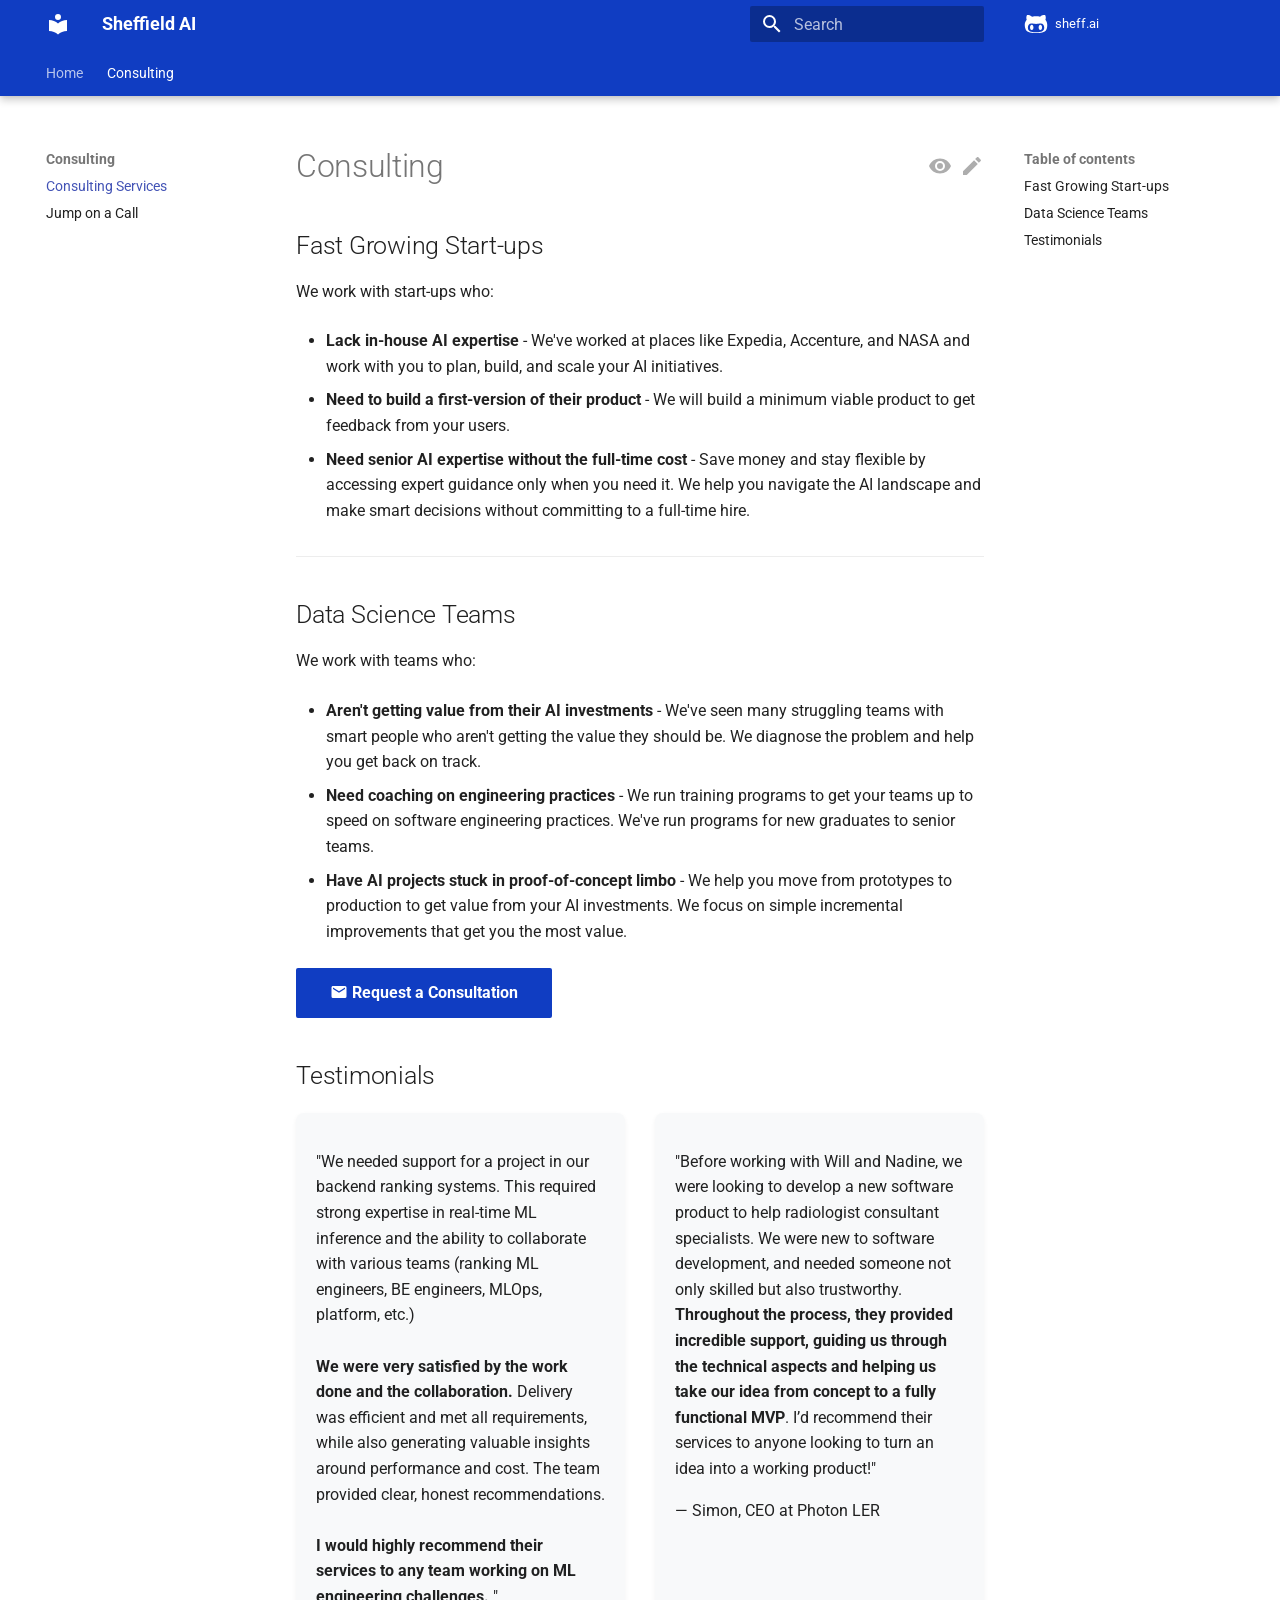
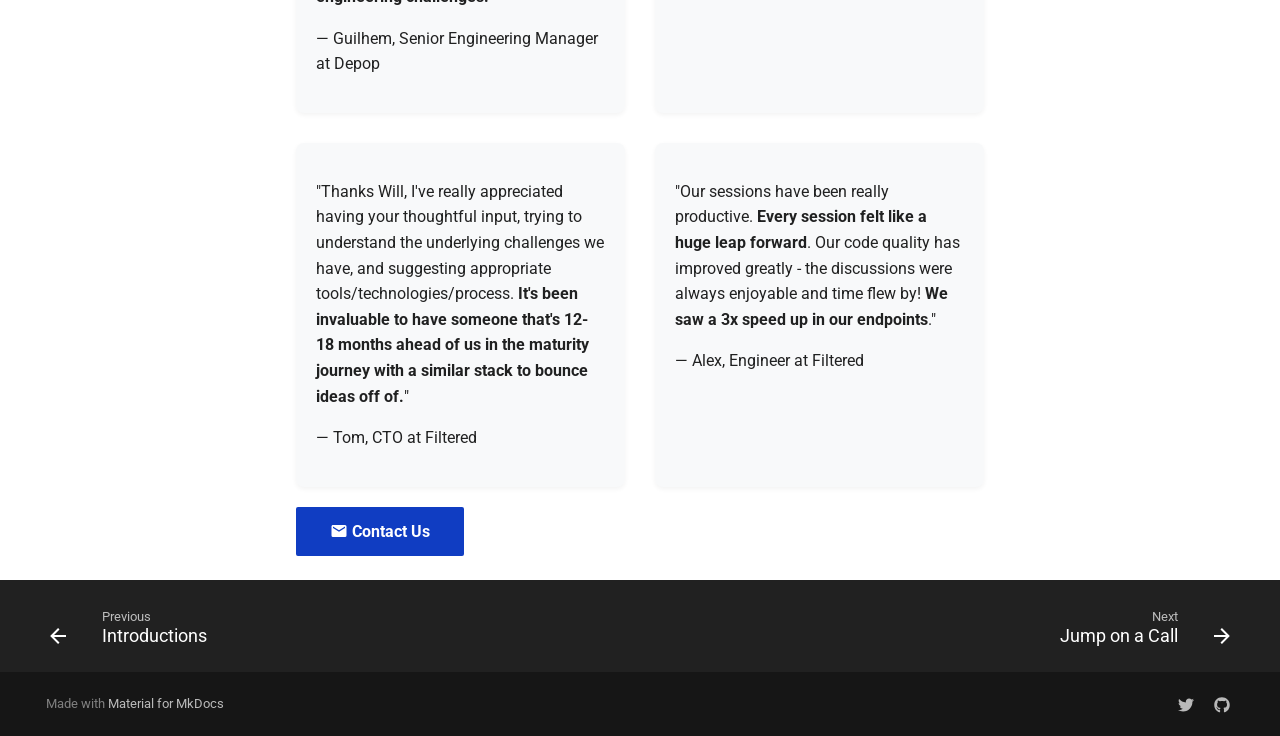
<file: services/index.html>
<!doctype html><html lang=en class=no-js> <head><meta charset=utf-8><meta name=viewport content="width=device-width,initial-scale=1"><meta name=description content="Sheffield AI"><meta name=author content="Will Franceys"><link href=https://sheff.ai/services/ rel=canonical><link rel=prev href=..><link href=../expert-calls/ rel=next><link rel=icon href=../assets/images/favicon.png><meta name=generator content="mkdocs-1.6.1, mkdocs-material-9.7.5"><title>Consulting Services - Sheffield AI</title><link rel=stylesheet href=../assets/stylesheets/main.484c7ddc.min.css><link rel=stylesheet href=../assets/stylesheets/palette.ab4e12ef.min.css><style>:root{--md-admonition-icon--note:url('data:image/svg+xml;charset=utf-8,%3Csvg%20xmlns%3D%22http%3A//www.w3.org/2000/svg%22%20viewBox%3D%220%200%2016%2016%22%3E%3Cpath%20d%3D%22M1%207.775V2.75C1%201.784%201.784%201%202.75%201h5.025c.464%200%20.91.184%201.238.513l6.25%206.25a1.75%201.75%200%200%201%200%202.474l-5.026%205.026a1.75%201.75%200%200%201-2.474%200l-6.25-6.25A1.75%201.75%200%200%201%201%207.775m1.5%200c0%20.066.026.13.073.177l6.25%206.25a.25.25%200%200%200%20.354%200l5.025-5.025a.25.25%200%200%200%200-.354l-6.25-6.25a.25.25%200%200%200-.177-.073H2.75a.25.25%200%200%200-.25.25ZM6%205a1%201%200%201%201%200%202%201%201%200%200%201%200-2%22/%3E%3C/svg%3E');--md-admonition-icon--abstract:url('data:image/svg+xml;charset=utf-8,%3Csvg%20xmlns%3D%22http%3A//www.w3.org/2000/svg%22%20viewBox%3D%220%200%2016%2016%22%3E%3Cpath%20d%3D%22M2.5%201.75v11.5c0%20.138.112.25.25.25h3.17a.75.75%200%200%201%200%201.5H2.75A1.75%201.75%200%200%201%201%2013.25V1.75C1%20.784%201.784%200%202.75%200h8.5C12.216%200%2013%20.784%2013%201.75v7.736a.75.75%200%200%201-1.5%200V1.75a.25.25%200%200%200-.25-.25h-8.5a.25.25%200%200%200-.25.25m13.274%209.537zl-4.557%204.45a.75.75%200%200%201-1.055-.008l-1.943-1.95a.75.75%200%200%201%201.062-1.058l1.419%201.425%204.026-3.932a.75.75%200%201%201%201.048%201.074M4.75%204h4.5a.75.75%200%200%201%200%201.5h-4.5a.75.75%200%200%201%200-1.5M4%207.75A.75.75%200%200%201%204.75%207h2a.75.75%200%200%201%200%201.5h-2A.75.75%200%200%201%204%207.75%22/%3E%3C/svg%3E');--md-admonition-icon--info:url('data:image/svg+xml;charset=utf-8,%3Csvg%20xmlns%3D%22http%3A//www.w3.org/2000/svg%22%20viewBox%3D%220%200%2016%2016%22%3E%3Cpath%20d%3D%22M0%208a8%208%200%201%201%2016%200A8%208%200%200%201%200%208m8-6.5a6.5%206.5%200%201%200%200%2013%206.5%206.5%200%200%200%200-13M6.5%207.75A.75.75%200%200%201%207.25%207h1a.75.75%200%200%201%20.75.75v2.75h.25a.75.75%200%200%201%200%201.5h-2a.75.75%200%200%201%200-1.5h.25v-2h-.25a.75.75%200%200%201-.75-.75M8%206a1%201%200%201%201%200-2%201%201%200%200%201%200%202%22/%3E%3C/svg%3E');--md-admonition-icon--tip:url('data:image/svg+xml;charset=utf-8,%3Csvg%20xmlns%3D%22http%3A//www.w3.org/2000/svg%22%20viewBox%3D%220%200%2016%2016%22%3E%3Cpath%20d%3D%22M3.499.75a.75.75%200%200%201%201.5%200v.996C5.9%202.903%206.793%203.65%207.662%204.376l.24.202c-.036-.694.055-1.422.426-2.163C9.1.873%2010.794-.045%2012.622.26%2014.408.558%2016%201.94%2016%204.25c0%201.278-.954%202.575-2.44%202.734l.146.508.065.22c.203.701.412%201.455.476%202.226.142%201.707-.4%203.03-1.487%203.898C11.714%2014.671%2010.27%2015%208.75%2015h-6a.75.75%200%200%201%200-1.5h1.376a4.5%204.5%200%200%201-.563-1.191%203.84%203.84%200%200%201-.05-2.063%204.65%204.65%200%200%201-2.025-.293.75.75%200%200%201%20.525-1.406c1.357.507%202.376-.006%202.698-.318l.009-.01a.747.747%200%200%201%201.06%200%20.75.75%200%200%201-.012%201.074c-.912.92-.992%201.835-.768%202.586.221.74.745%201.337%201.196%201.621H8.75c1.343%200%202.398-.296%203.074-.836.635-.507%201.036-1.31.928-2.602-.05-.603-.216-1.224-.422-1.93l-.064-.221c-.12-.407-.246-.84-.353-1.29a2.4%202.4%200%200%201-.507-.441%203.1%203.1%200%200%201-.633-1.248.75.75%200%200%201%201.455-.364c.046.185.144.436.31.627.146.168.353.305.712.305.738%200%201.25-.615%201.25-1.25%200-1.47-.95-2.315-2.123-2.51-1.172-.196-2.227.387-2.706%201.345-.46.92-.27%201.774.019%203.062l.042.19.01.05c.348.443.666.949.94%201.553a.75.75%200%201%201-1.365.62c-.553-1.217-1.32-1.94-2.3-2.768L6.7%205.527c-.814-.68-1.75-1.462-2.692-2.619a3.7%203.7%200%200%200-1.023.88c-.406.495-.663%201.036-.722%201.508.116.122.306.21.591.239.388.038.797-.06%201.032-.19a.75.75%200%200%201%20.728%201.31c-.515.287-1.23.439-1.906.373-.682-.067-1.473-.38-1.879-1.193L.75%205.677V5.5c0-.984.48-1.94%201.077-2.664.46-.559%201.05-1.055%201.673-1.353z%22/%3E%3C/svg%3E');--md-admonition-icon--success:url('data:image/svg+xml;charset=utf-8,%3Csvg%20xmlns%3D%22http%3A//www.w3.org/2000/svg%22%20viewBox%3D%220%200%2016%2016%22%3E%3Cpath%20d%3D%22M13.78%204.22a.75.75%200%200%201%200%201.06l-7.25%207.25a.75.75%200%200%201-1.06%200L2.22%209.28a.75.75%200%200%201%20.018-1.042.75.75%200%200%201%201.042-.018L6%2010.94l6.72-6.72a.75.75%200%200%201%201.06%200%22/%3E%3C/svg%3E');--md-admonition-icon--question:url('data:image/svg+xml;charset=utf-8,%3Csvg%20xmlns%3D%22http%3A//www.w3.org/2000/svg%22%20viewBox%3D%220%200%2016%2016%22%3E%3Cpath%20d%3D%22M0%208a8%208%200%201%201%2016%200A8%208%200%200%201%200%208m8-6.5a6.5%206.5%200%201%200%200%2013%206.5%206.5%200%200%200%200-13M6.92%206.085h.001a.749.749%200%201%201-1.342-.67c.169-.339.436-.701.849-.977C6.845%204.16%207.369%204%208%204a2.76%202.76%200%200%201%201.637.525c.503.377.863.965.863%201.725%200%20.448-.115.83-.329%201.15-.205.307-.47.513-.692.662-.109.072-.22.138-.313.195l-.006.004a6%206%200%200%200-.26.16%201%201%200%200%200-.276.245.75.75%200%200%201-1.248-.832c.184-.264.42-.489.692-.661q.154-.1.313-.195l.007-.004c.1-.061.182-.11.258-.161a1%201%200%200%200%20.277-.245C8.96%206.514%209%206.427%209%206.25a.61.61%200%200%200-.262-.525A1.27%201.27%200%200%200%208%205.5c-.369%200-.595.09-.74.187a1%201%200%200%200-.34.398M9%2011a1%201%200%201%201-2%200%201%201%200%200%201%202%200%22/%3E%3C/svg%3E');--md-admonition-icon--warning:url('data:image/svg+xml;charset=utf-8,%3Csvg%20xmlns%3D%22http%3A//www.w3.org/2000/svg%22%20viewBox%3D%220%200%2016%2016%22%3E%3Cpath%20d%3D%22M6.457%201.047c.659-1.234%202.427-1.234%203.086%200l6.082%2011.378A1.75%201.75%200%200%201%2014.082%2015H1.918a1.75%201.75%200%200%201-1.543-2.575Zm1.763.707a.25.25%200%200%200-.44%200L1.698%2013.132a.25.25%200%200%200%20.22.368h12.164a.25.25%200%200%200%20.22-.368Zm.53%203.996v2.5a.75.75%200%200%201-1.5%200v-2.5a.75.75%200%200%201%201.5%200M9%2011a1%201%200%201%201-2%200%201%201%200%200%201%202%200%22/%3E%3C/svg%3E');--md-admonition-icon--failure:url('data:image/svg+xml;charset=utf-8,%3Csvg%20xmlns%3D%22http%3A//www.w3.org/2000/svg%22%20viewBox%3D%220%200%2016%2016%22%3E%3Cpath%20d%3D%22M2.344%202.343za8%208%200%200%201%2011.314%2011.314A8.002%208.002%200%200%201%20.234%2010.089a8%208%200%200%201%202.11-7.746m1.06%2010.253a6.5%206.5%200%201%200%209.108-9.275%206.5%206.5%200%200%200-9.108%209.275M6.03%204.97%208%206.94l1.97-1.97a.749.749%200%200%201%201.275.326.75.75%200%200%201-.215.734L9.06%208l1.97%201.97a.749.749%200%200%201-.326%201.275.75.75%200%200%201-.734-.215L8%209.06l-1.97%201.97a.749.749%200%200%201-1.275-.326.75.75%200%200%201%20.215-.734L6.94%208%204.97%206.03a.75.75%200%200%201%20.018-1.042.75.75%200%200%201%201.042-.018%22/%3E%3C/svg%3E');--md-admonition-icon--danger:url('data:image/svg+xml;charset=utf-8,%3Csvg%20xmlns%3D%22http%3A//www.w3.org/2000/svg%22%20viewBox%3D%220%200%2016%2016%22%3E%3Cpath%20d%3D%22M9.504.43a1.516%201.516%200%200%201%202.437%201.713L10.415%205.5h2.123c1.57%200%202.346%201.909%201.22%203.004l-7.34%207.142a1.25%201.25%200%200%201-.871.354h-.302a1.25%201.25%200%200%201-1.157-1.723L5.633%2010.5H3.462c-1.57%200-2.346-1.909-1.22-3.004zm1.047%201.074L3.286%208.571A.25.25%200%200%200%203.462%209H6.75a.75.75%200%200%201%20.694%201.034l-1.713%204.188%206.982-6.793A.25.25%200%200%200%2012.538%207H9.25a.75.75%200%200%201-.683-1.06l2.008-4.418.003-.006-.004-.009-.006-.006-.008-.001q-.005%200-.009.004%22/%3E%3C/svg%3E');--md-admonition-icon--bug:url('data:image/svg+xml;charset=utf-8,%3Csvg%20xmlns%3D%22http%3A//www.w3.org/2000/svg%22%20viewBox%3D%220%200%2016%2016%22%3E%3Cpath%20d%3D%22M4.72.22a.75.75%200%200%201%201.06%200l1%20.999a3.5%203.5%200%200%201%202.441%200l.999-1a.748.748%200%200%201%201.265.332.75.75%200%200%201-.205.729l-.775.776c.616.63.995%201.493.995%202.444v.327q0%20.15-.025.292c.408.14.764.392%201.029.722l1.968-.787a.75.75%200%200%201%20.556%201.392L13%207.258V9h2.25a.75.75%200%200%201%200%201.5H13v.5q-.002.615-.141%201.186l2.17.868a.75.75%200%200%201-.557%201.392l-2.184-.873A5%205%200%200%201%208%2016a5%205%200%200%201-4.288-2.427l-2.183.873a.75.75%200%200%201-.558-1.392l2.17-.868A5%205%200%200%201%203%2011v-.5H.75a.75.75%200%200%201%200-1.5H3V7.258L.971%206.446a.75.75%200%200%201%20.558-1.392l1.967.787c.265-.33.62-.583%201.03-.722a1.7%201.7%200%200%201-.026-.292V4.5c0-.951.38-1.814.995-2.444L4.72%201.28a.75.75%200%200%201%200-1.06m.53%206.28a.75.75%200%200%200-.75.75V11a3.5%203.5%200%201%200%207%200V7.25a.75.75%200%200%200-.75-.75ZM6.173%205h3.654A.17.17%200%200%200%2010%204.827V4.5a2%202%200%201%200-4%200v.327c0%20.096.077.173.173.173%22/%3E%3C/svg%3E');--md-admonition-icon--example:url('data:image/svg+xml;charset=utf-8,%3Csvg%20xmlns%3D%22http%3A//www.w3.org/2000/svg%22%20viewBox%3D%220%200%2016%2016%22%3E%3Cpath%20d%3D%22M5%205.782V2.5h-.25a.75.75%200%200%201%200-1.5h6.5a.75.75%200%200%201%200%201.5H11v3.282l3.666%205.76C15.619%2013.04%2014.543%2015%2012.767%2015H3.233c-1.776%200-2.852-1.96-1.899-3.458Zm-2.4%206.565a.75.75%200%200%200%20.633%201.153h9.534a.75.75%200%200%200%20.633-1.153L12.225%2010.5h-8.45ZM9.5%202.5h-3V6c0%20.143-.04.283-.117.403L4.73%209h6.54L9.617%206.403A.75.75%200%200%201%209.5%206Z%22/%3E%3C/svg%3E');--md-admonition-icon--quote:url('data:image/svg+xml;charset=utf-8,%3Csvg%20xmlns%3D%22http%3A//www.w3.org/2000/svg%22%20viewBox%3D%220%200%2016%2016%22%3E%3Cpath%20d%3D%22M1.75%202.5h10.5a.75.75%200%200%201%200%201.5H1.75a.75.75%200%200%201%200-1.5m4%205h8.5a.75.75%200%200%201%200%201.5h-8.5a.75.75%200%200%201%200-1.5m0%205h8.5a.75.75%200%200%201%200%201.5h-8.5a.75.75%200%200%201%200-1.5M2.5%207.75v6a.75.75%200%200%201-1.5%200v-6a.75.75%200%200%201%201.5%200%22/%3E%3C/svg%3E');}</style><link rel=preconnect href=https://fonts.gstatic.com crossorigin><link rel=stylesheet href="https://fonts.googleapis.com/css?family=Roboto:300,300i,400,400i,700,700i%7CRoboto+Mono:400,400i,700,700i&display=fallback"><style>:root{--md-text-font:"Roboto";--md-code-font:"Roboto Mono"}</style><link rel=stylesheet href=../assets/_mkdocstrings.css><link rel=stylesheet href=../stylesheets/extra.css><script>__md_scope=new URL("..",location),__md_hash=e=>[...e].reduce(((e,_)=>(e<<5)-e+_.charCodeAt(0)),0),__md_get=(e,_=localStorage,t=__md_scope)=>JSON.parse(_.getItem(t.pathname+"."+e)),__md_set=(e,_,t=localStorage,a=__md_scope)=>{try{t.setItem(a.pathname+"."+e,JSON.stringify(_))}catch(e){}}</script></head> <body dir=ltr data-md-color-scheme=youtube data-md-color-primary=indigo data-md-color-accent=indigo> <input class=md-toggle data-md-toggle=drawer type=checkbox id=__drawer autocomplete=off> <input class=md-toggle data-md-toggle=search type=checkbox id=__search autocomplete=off> <label class=md-overlay for=__drawer></label> <div data-md-component=skip> <a href=#consulting class=md-skip> Skip to content </a> </div> <div data-md-component=announce> </div> <header class="md-header md-header--shadow md-header--lifted" data-md-component=header> <nav class="md-header__inner md-grid" aria-label=Header> <a href=.. title="Sheffield AI" class="md-header__button md-logo" aria-label="Sheffield AI" data-md-component=logo> <svg xmlns=http://www.w3.org/2000/svg viewbox="0 0 24 24"><path d="M12 8a3 3 0 0 0 3-3 3 3 0 0 0-3-3 3 3 0 0 0-3 3 3 3 0 0 0 3 3m0 3.54C9.64 9.35 6.5 8 3 8v11c3.5 0 6.64 1.35 9 3.54 2.36-2.19 5.5-3.54 9-3.54V8c-3.5 0-6.64 1.35-9 3.54"/></svg> </a> <label class="md-header__button md-icon" for=__drawer> <svg xmlns=http://www.w3.org/2000/svg viewbox="0 0 24 24"><path d="M3 6h18v2H3zm0 5h18v2H3zm0 5h18v2H3z"/></svg> </label> <div class=md-header__title data-md-component=header-title> <div class=md-header__ellipsis> <div class=md-header__topic> <span class=md-ellipsis> Sheffield AI </span> </div> <div class=md-header__topic data-md-component=header-topic> <span class=md-ellipsis> Consulting Services </span> </div> </div> </div> <form class=md-header__option data-md-component=palette> <input class=md-option data-md-color-media data-md-color-scheme=youtube data-md-color-primary=indigo data-md-color-accent=indigo aria-hidden=true type=radio name=__palette id=__palette_0> </form> <script>var palette=__md_get("__palette");if(palette&&palette.color){if("(prefers-color-scheme)"===palette.color.media){var media=matchMedia("(prefers-color-scheme: light)"),input=document.querySelector(media.matches?"[data-md-color-media='(prefers-color-scheme: light)']":"[data-md-color-media='(prefers-color-scheme: dark)']");palette.color.media=input.getAttribute("data-md-color-media"),palette.color.scheme=input.getAttribute("data-md-color-scheme"),palette.color.primary=input.getAttribute("data-md-color-primary"),palette.color.accent=input.getAttribute("data-md-color-accent")}for(var[key,value]of Object.entries(palette.color))document.body.setAttribute("data-md-color-"+key,value)}</script> <label class="md-header__button md-icon" for=__search> <svg xmlns=http://www.w3.org/2000/svg viewbox="0 0 24 24"><path d="M9.5 3A6.5 6.5 0 0 1 16 9.5c0 1.61-.59 3.09-1.56 4.23l.27.27h.79l5 5-1.5 1.5-5-5v-.79l-.27-.27A6.52 6.52 0 0 1 9.5 16 6.5 6.5 0 0 1 3 9.5 6.5 6.5 0 0 1 9.5 3m0 2C7 5 5 7 5 9.5S7 14 9.5 14 14 12 14 9.5 12 5 9.5 5"/></svg> </label> <div class=md-search data-md-component=search role=dialog> <label class=md-search__overlay for=__search></label> <div class=md-search__inner role=search> <form class=md-search__form name=search> <input type=text class=md-search__input name=query aria-label=Search placeholder=Search autocapitalize=off autocorrect=off autocomplete=off spellcheck=false data-md-component=search-query required> <label class="md-search__icon md-icon" for=__search> <svg xmlns=http://www.w3.org/2000/svg viewbox="0 0 24 24"><path d="M9.5 3A6.5 6.5 0 0 1 16 9.5c0 1.61-.59 3.09-1.56 4.23l.27.27h.79l5 5-1.5 1.5-5-5v-.79l-.27-.27A6.52 6.52 0 0 1 9.5 16 6.5 6.5 0 0 1 3 9.5 6.5 6.5 0 0 1 9.5 3m0 2C7 5 5 7 5 9.5S7 14 9.5 14 14 12 14 9.5 12 5 9.5 5"/></svg> <svg xmlns=http://www.w3.org/2000/svg viewbox="0 0 24 24"><path d="M20 11v2H8l5.5 5.5-1.42 1.42L4.16 12l7.92-7.92L13.5 5.5 8 11z"/></svg> </label> <nav class=md-search__options aria-label=Search> <a href=javascript:void(0) class="md-search__icon md-icon" title=Share aria-label=Share data-clipboard data-clipboard-text data-md-component=search-share tabindex=-1> <svg xmlns=http://www.w3.org/2000/svg viewbox="0 0 24 24"><path d="M18 16.08c-.76 0-1.44.3-1.96.77L8.91 12.7c.05-.23.09-.46.09-.7s-.04-.47-.09-.7l7.05-4.11c.54.5 1.25.81 2.04.81a3 3 0 0 0 3-3 3 3 0 0 0-3-3 3 3 0 0 0-3 3c0 .24.04.47.09.7L8.04 9.81C7.5 9.31 6.79 9 6 9a3 3 0 0 0-3 3 3 3 0 0 0 3 3c.79 0 1.5-.31 2.04-.81l7.12 4.15c-.05.21-.08.43-.08.66 0 1.61 1.31 2.91 2.92 2.91s2.92-1.3 2.92-2.91A2.92 2.92 0 0 0 18 16.08"/></svg> </a> <button type=reset class="md-search__icon md-icon" title=Clear aria-label=Clear tabindex=-1> <svg xmlns=http://www.w3.org/2000/svg viewbox="0 0 24 24"><path d="M19 6.41 17.59 5 12 10.59 6.41 5 5 6.41 10.59 12 5 17.59 6.41 19 12 13.41 17.59 19 19 17.59 13.41 12z"/></svg> </button> </nav> <div class=md-search__suggest data-md-component=search-suggest></div> </form> <div class=md-search__output> <div class=md-search__scrollwrap tabindex=0 data-md-scrollfix> <div class=md-search-result data-md-component=search-result> <div class=md-search-result__meta> Initializing search </div> <ol class=md-search-result__list role=presentation></ol> </div> </div> </div> </div> </div> <div class=md-header__source> <a href=https://github.com/wfranceys/sheff.ai title="Go to repository" class=md-source data-md-component=source> <div class="md-source__icon md-icon"> <svg xmlns=http://www.w3.org/2000/svg viewbox="0 0 512 512"><!-- Font Awesome Free 7.1.0 by @fontawesome - https://fontawesome.com License - https://fontawesome.com/license/free (Icons: CC BY 4.0, Fonts: SIL OFL 1.1, Code: MIT License) Copyright 2025 Fonticons, Inc.--><path d="M202.1 328.7c0 20.9-10.9 55.1-36.7 55.1s-36.7-34.2-36.7-55.1 10.9-55.1 36.7-55.1 36.7 34.2 36.7 55.1M496 278.2c0 31.9-3.2 65.7-17.5 95-37.9 76.6-142.1 74.8-216.7 74.8-75.8 0-186.2 2.7-225.6-74.8-14.6-29-20.2-63.1-20.2-95 0-41.9 13.9-81.5 41.5-113.6-5.2-15.8-7.7-32.4-7.7-48.8 0-21.5 4.9-32.3 14.6-51.8 45.3 0 74.3 9 108.8 36 29-6.9 58.8-10 88.7-10 27 0 54.2 2.9 80.4 9.2 34-26.7 63-35.2 107.8-35.2 9.8 19.5 14.6 30.3 14.6 51.8 0 16.4-2.6 32.7-7.7 48.2 27.5 32.4 39 72.3 39 114.2m-64.3 50.5c0-43.9-26.7-82.6-73.5-82.6-18.9 0-37 3.4-56 6-14.9 2.3-29.8 3.2-45.1 3.2-15.2 0-30.1-.9-45.1-3.2-18.7-2.6-37-6-56-6-46.8 0-73.5 38.7-73.5 82.6 0 87.8 80.4 101.3 150.4 101.3h48.2c70.3 0 150.6-13.4 150.6-101.3m-82.6-55.1c-25.8 0-36.7 34.2-36.7 55.1s10.9 55.1 36.7 55.1 36.7-34.2 36.7-55.1-10.9-55.1-36.7-55.1"/></svg> </div> <div class=md-source__repository> sheff.ai </div> </a> </div> </nav> <nav class=md-tabs aria-label=Tabs data-md-component=tabs> <div class=md-grid> <ul class=md-tabs__list> <li class=md-tabs__item> <a href=.. class=md-tabs__link> Home </a> </li> <li class="md-tabs__item md-tabs__item--active"> <a href=./ class=md-tabs__link> Consulting </a> </li> </ul> </div> </nav> </header> <div class=md-container data-md-component=container> <main class=md-main data-md-component=main> <div class="md-main__inner md-grid"> <div class="md-sidebar md-sidebar--primary" data-md-component=sidebar data-md-type=navigation> <div class=md-sidebar__scrollwrap> <div class=md-sidebar__inner> <nav class="md-nav md-nav--primary md-nav--lifted" aria-label=Navigation data-md-level=0> <label class=md-nav__title for=__drawer> <a href=.. title="Sheffield AI" class="md-nav__button md-logo" aria-label="Sheffield AI" data-md-component=logo> <svg xmlns=http://www.w3.org/2000/svg viewbox="0 0 24 24"><path d="M12 8a3 3 0 0 0 3-3 3 3 0 0 0-3-3 3 3 0 0 0-3 3 3 3 0 0 0 3 3m0 3.54C9.64 9.35 6.5 8 3 8v11c3.5 0 6.64 1.35 9 3.54 2.36-2.19 5.5-3.54 9-3.54V8c-3.5 0-6.64 1.35-9 3.54"/></svg> </a> Sheffield AI </label> <div class=md-nav__source> <a href=https://github.com/wfranceys/sheff.ai title="Go to repository" class=md-source data-md-component=source> <div class="md-source__icon md-icon"> <svg xmlns=http://www.w3.org/2000/svg viewbox="0 0 512 512"><!-- Font Awesome Free 7.1.0 by @fontawesome - https://fontawesome.com License - https://fontawesome.com/license/free (Icons: CC BY 4.0, Fonts: SIL OFL 1.1, Code: MIT License) Copyright 2025 Fonticons, Inc.--><path d="M202.1 328.7c0 20.9-10.9 55.1-36.7 55.1s-36.7-34.2-36.7-55.1 10.9-55.1 36.7-55.1 36.7 34.2 36.7 55.1M496 278.2c0 31.9-3.2 65.7-17.5 95-37.9 76.6-142.1 74.8-216.7 74.8-75.8 0-186.2 2.7-225.6-74.8-14.6-29-20.2-63.1-20.2-95 0-41.9 13.9-81.5 41.5-113.6-5.2-15.8-7.7-32.4-7.7-48.8 0-21.5 4.9-32.3 14.6-51.8 45.3 0 74.3 9 108.8 36 29-6.9 58.8-10 88.7-10 27 0 54.2 2.9 80.4 9.2 34-26.7 63-35.2 107.8-35.2 9.8 19.5 14.6 30.3 14.6 51.8 0 16.4-2.6 32.7-7.7 48.2 27.5 32.4 39 72.3 39 114.2m-64.3 50.5c0-43.9-26.7-82.6-73.5-82.6-18.9 0-37 3.4-56 6-14.9 2.3-29.8 3.2-45.1 3.2-15.2 0-30.1-.9-45.1-3.2-18.7-2.6-37-6-56-6-46.8 0-73.5 38.7-73.5 82.6 0 87.8 80.4 101.3 150.4 101.3h48.2c70.3 0 150.6-13.4 150.6-101.3m-82.6-55.1c-25.8 0-36.7 34.2-36.7 55.1s10.9 55.1 36.7 55.1 36.7-34.2 36.7-55.1-10.9-55.1-36.7-55.1"/></svg> </div> <div class=md-source__repository> sheff.ai </div> </a> </div> <ul class=md-nav__list data-md-scrollfix> <li class="md-nav__item md-nav__item--pruned md-nav__item--nested"> <a href=.. class=md-nav__link> <span class=md-ellipsis> Home </span> <span class="md-nav__icon md-icon"></span> </a> </li> <li class="md-nav__item md-nav__item--active md-nav__item--section md-nav__item--nested"> <input class="md-nav__toggle md-toggle " type=checkbox id=__nav_2 checked> <label class=md-nav__link for=__nav_2 id=__nav_2_label tabindex> <span class=md-ellipsis> Consulting </span> <span class="md-nav__icon md-icon"></span> </label> <nav class=md-nav data-md-level=1 aria-labelledby=__nav_2_label aria-expanded=true> <label class=md-nav__title for=__nav_2> <span class="md-nav__icon md-icon"></span> Consulting </label> <ul class=md-nav__list data-md-scrollfix> <li class="md-nav__item md-nav__item--active"> <input class="md-nav__toggle md-toggle" type=checkbox id=__toc> <label class="md-nav__link md-nav__link--active" for=__toc> <span class=md-ellipsis> Consulting Services </span> <span class="md-nav__icon md-icon"></span> </label> <a href=./ class="md-nav__link md-nav__link--active"> <span class=md-ellipsis> Consulting Services </span> </a> <nav class="md-nav md-nav--secondary" aria-label="Table of contents"> <label class=md-nav__title for=__toc> <span class="md-nav__icon md-icon"></span> Table of contents </label> <ul class=md-nav__list data-md-component=toc data-md-scrollfix> <li class=md-nav__item> <a href=#fast-growing-start-ups class=md-nav__link> <span class=md-ellipsis> Fast Growing Start-ups </span> </a> </li> <li class=md-nav__item> <a href=#data-science-teams class=md-nav__link> <span class=md-ellipsis> Data Science Teams </span> </a> </li> <li class=md-nav__item> <a href=#testimonials class=md-nav__link> <span class=md-ellipsis> Testimonials </span> </a> </li> </ul> </nav> </li> <li class=md-nav__item> <a href=../expert-calls/ class=md-nav__link> <span class=md-ellipsis> Jump on a Call </span> </a> </li> </ul> </nav> </li> </ul> </nav> </div> </div> </div> <div class="md-sidebar md-sidebar--secondary" data-md-component=sidebar data-md-type=toc> <div class=md-sidebar__scrollwrap> <div class=md-sidebar__inner> <nav class="md-nav md-nav--secondary" aria-label="Table of contents"> <label class=md-nav__title for=__toc> <span class="md-nav__icon md-icon"></span> Table of contents </label> <ul class=md-nav__list data-md-component=toc data-md-scrollfix> <li class=md-nav__item> <a href=#fast-growing-start-ups class=md-nav__link> <span class=md-ellipsis> Fast Growing Start-ups </span> </a> </li> <li class=md-nav__item> <a href=#data-science-teams class=md-nav__link> <span class=md-ellipsis> Data Science Teams </span> </a> </li> <li class=md-nav__item> <a href=#testimonials class=md-nav__link> <span class=md-ellipsis> Testimonials </span> </a> </li> </ul> </nav> </div> </div> </div> <div class=md-content data-md-component=content> <article class="md-content__inner md-typeset"> <a href=https://github.com/wfranceys/sheff.ai/edit/main/docs/services.md title="Edit this page" class="md-content__button md-icon" rel=edit> <svg xmlns=http://www.w3.org/2000/svg viewbox="0 0 24 24"><path d="M20.71 7.04c.39-.39.39-1.04 0-1.41l-2.34-2.34c-.37-.39-1.02-.39-1.41 0l-1.84 1.83 3.75 3.75M3 17.25V21h3.75L17.81 9.93l-3.75-3.75z"/></svg> </a> <a href=https://github.com/wfranceys/sheff.ai/raw/main/docs/services.md title="View source of this page" class="md-content__button md-icon"> <svg xmlns=http://www.w3.org/2000/svg viewbox="0 0 24 24"><path d="M12 9a3 3 0 0 0-3 3 3 3 0 0 0 3 3 3 3 0 0 0 3-3 3 3 0 0 0-3-3m0 8a5 5 0 0 1-5-5 5 5 0 0 1 5-5 5 5 0 0 1 5 5 5 5 0 0 1-5 5m0-12.5C7 4.5 2.73 7.61 1 12c1.73 4.39 6 7.5 11 7.5s9.27-3.11 11-7.5c-1.73-4.39-6-7.5-11-7.5"/></svg> </a> <h1 id=consulting>Consulting<a class=headerlink href=#consulting title="Permanent link">&para;</a></h1> <h2 id=fast-growing-start-ups>Fast Growing Start-ups<a class=headerlink href=#fast-growing-start-ups title="Permanent link">&para;</a></h2> <p>We work with start-ups who:</p> <ul> <li> <p><strong>Lack in-house AI expertise</strong> - We've worked at places like Expedia, Accenture, and NASA and work with you to plan, build, and scale your AI initiatives.</p> </li> <li> <p><strong>Need to build a first-version of their product</strong> - We will build a minimum viable product to get feedback from your users.</p> </li> <li> <p><strong>Need senior AI expertise without the full-time cost</strong> - Save money and stay flexible by accessing expert guidance only when you need it. We help you navigate the AI landscape and make smart decisions without committing to a full-time hire.</p> </li> </ul> <hr> <h2 id=data-science-teams>Data Science Teams<a class=headerlink href=#data-science-teams title="Permanent link">&para;</a></h2> <p>We work with teams who:</p> <ul> <li> <p><strong>Aren't getting value from their AI investments</strong> - We've seen many struggling teams with smart people who aren't getting the value they should be. We diagnose the problem and help you get back on track.</p> </li> <li> <p><strong>Need coaching on engineering practices</strong> - We run training programs to get your teams up to speed on software engineering practices. We've run programs for new graduates to senior teams.</p> </li> <li> <p><strong>Have AI projects stuck in proof-of-concept limbo</strong> - We help you move from prototypes to production to get value from your AI investments. We focus on simple incremental improvements that get you the most value. </p> </li> </ul> <p><a class="md-button md-button--primary" href=mailto:team@sheff.ai><span class=twemoji><svg xmlns=http://www.w3.org/2000/svg viewbox="0 0 24 24"><path d="m20 8-8 5-8-5V6l8 5 8-5m0-2H4c-1.11 0-2 .89-2 2v12a2 2 0 0 0 2 2h16a2 2 0 0 0 2-2V6a2 2 0 0 0-2-2"/></svg></span> Request a Consultation</a></p> <h2 id=testimonials>Testimonials<a class=headerlink href=#testimonials title="Permanent link">&para;</a></h2> <div class=testimonial-grid> <div class=testimonial-card> <p class=quote>"We needed support for a project in our backend ranking systems. This required strong expertise in real-time ML inference and the ability to collaborate with various teams (ranking ML engineers, BE engineers, MLOps, platform, etc.)<br><br> <strong>We were very satisfied by the work done and the collaboration.</strong> Delivery was efficient and met all requirements, while also generating valuable insights around performance and cost. The team provided clear, honest recommendations.<br><br> <strong>I would highly recommend their services to any team working on ML engineering challenges.</strong> "</p> <p class=author>— Guilhem, Senior Engineering Manager at Depop</p> </div> <div class=testimonial-card> <p class=quote>"Before working with Will and Nadine, we were looking to develop a new software product to help radiologist consultant specialists. We were new to software development, and needed someone not only skilled but also trustworthy.<strong> Throughout the process, they provided incredible support, guiding us through the technical aspects and helping us take our idea from concept to a fully functional MVP</strong>. I’d recommend their services to anyone looking to turn an idea into a working product!"</p> <p class=author>— Simon, CEO at Photon LER</p> </div> <div class=testimonial-card> <p class=quote>"Thanks Will, I've really appreciated having your thoughtful input, trying to understand the underlying challenges we have, and suggesting appropriate tools/technologies/process. <strong>It's been invaluable to have someone that's 12-18 months ahead of us in the maturity journey with a similar stack to bounce ideas off of.</strong>"</p> <p class=author>— Tom, CTO at Filtered</p> </div> <div class=testimonial-card> <p class=quote>"Our sessions have been really productive. <strong>Every session felt like a huge leap forward</strong>. Our code quality has improved greatly - the discussions were always enjoyable and time flew by! <strong>We saw a 3x speed up in our endpoints</strong>."</p> <p class=author>— Alex, Engineer at Filtered</p> </div> </div> <style>
.testimonial-grid {
  display: grid;
  grid-template-columns: repeat(auto-fill, minmax(300px, 1fr));
  gap: 1.5rem;
  margin: 1rem 0;
}
.testimonial-card {
  background: #f8f9fa;
  border-radius: 8px;
  padding: 1rem;
  box-shadow: 0 2px 5px rgba(0,0,0,0.05);
}
</style> <p><a class="md-button md-button--primary" href=mailto:team@sheff.ai><span class=twemoji><svg xmlns=http://www.w3.org/2000/svg viewbox="0 0 24 24"><path d="m20 8-8 5-8-5V6l8 5 8-5m0-2H4c-1.11 0-2 .89-2 2v12a2 2 0 0 0 2 2h16a2 2 0 0 0 2-2V6a2 2 0 0 0-2-2"/></svg></span> Contact Us</a></p> <!-- [:material-calendar: Schedule a Call](https://form.typeform.com/to/Nfy53vRi){ .md-button .md-button--secondary } --> </article> </div> <script>var tabs=__md_get("__tabs");if(Array.isArray(tabs))e:for(var set of document.querySelectorAll(".tabbed-set")){var labels=set.querySelector(".tabbed-labels");for(var tab of tabs)for(var label of labels.getElementsByTagName("label"))if(label.innerText.trim()===tab){var input=document.getElementById(label.htmlFor);input.checked=!0;continue e}}</script> <script>var target=document.getElementById(location.hash.slice(1));target&&target.name&&(target.checked=target.name.startsWith("__tabbed_"))</script> </div> <button type=button class="md-top md-icon" data-md-component=top hidden> <svg xmlns=http://www.w3.org/2000/svg viewbox="0 0 24 24"><path d="M13 20h-2V8l-5.5 5.5-1.42-1.42L12 4.16l7.92 7.92-1.42 1.42L13 8z"/></svg> Back to top </button> </main> <footer class=md-footer> <nav class="md-footer__inner md-grid" aria-label=Footer> <a href=.. class="md-footer__link md-footer__link--prev" aria-label="Previous: Introductions"> <div class="md-footer__button md-icon"> <svg xmlns=http://www.w3.org/2000/svg viewbox="0 0 24 24"><path d="M20 11v2H8l5.5 5.5-1.42 1.42L4.16 12l7.92-7.92L13.5 5.5 8 11z"/></svg> </div> <div class=md-footer__title> <span class=md-footer__direction> Previous </span> <div class=md-ellipsis> Introductions </div> </div> </a> <a href=../expert-calls/ class="md-footer__link md-footer__link--next" aria-label="Next: Jump on a Call"> <div class=md-footer__title> <span class=md-footer__direction> Next </span> <div class=md-ellipsis> Jump on a Call </div> </div> <div class="md-footer__button md-icon"> <svg xmlns=http://www.w3.org/2000/svg viewbox="0 0 24 24"><path d="M4 11v2h12l-5.5 5.5 1.42 1.42L19.84 12l-7.92-7.92L10.5 5.5 16 11z"/></svg> </div> </a> </nav> <div class="md-footer-meta md-typeset"> <div class="md-footer-meta__inner md-grid"> <div class=md-copyright> Made with <a href=https://squidfunk.github.io/mkdocs-material/ target=_blank rel=noopener> Material for MkDocs </a> </div> <div class=md-social> <a href=https://x.com/willfranceys target=_blank rel=noopener title=x.com class=md-social__link> <svg xmlns=http://www.w3.org/2000/svg viewbox="0 0 512 512"><!-- Font Awesome Free 7.1.0 by @fontawesome - https://fontawesome.com License - https://fontawesome.com/license/free (Icons: CC BY 4.0, Fonts: SIL OFL 1.1, Code: MIT License) Copyright 2025 Fonticons, Inc.--><path d="M459.4 151.7c.3 4.5.3 9.1.3 13.6 0 138.7-105.6 298.6-298.6 298.6-59.5 0-114.7-17.2-161.1-47.1 8.4 1 16.6 1.3 25.3 1.3 49.1 0 94.2-16.6 130.3-44.8-46.1-1-84.8-31.2-98.1-72.8 6.5 1 13 1.6 19.8 1.6 9.4 0 18.8-1.3 27.6-3.6-48.1-9.7-84.1-52-84.1-103v-1.3c14 7.8 30.2 12.7 47.4 13.3-28.3-18.8-46.8-51-46.8-87.4 0-19.5 5.2-37.4 14.3-53C87.4 130.8 165 172.4 252.1 176.9c-1.6-7.8-2.6-15.9-2.6-24C249.5 95.1 296.3 48 354.4 48c30.2 0 57.5 12.7 76.7 33.1 23.7-4.5 46.5-13.3 66.6-25.3-7.8 24.4-24.4 44.8-46.1 57.8 21.1-2.3 41.6-8.1 60.4-16.2-14.3 20.8-32.2 39.3-52.6 54.3"/></svg> </a> <a href=https://github.com/wfranceys/sheff.ai target=_blank rel=noopener title=github.com class=md-social__link> <svg xmlns=http://www.w3.org/2000/svg viewbox="0 0 512 512"><!-- Font Awesome Free 7.1.0 by @fontawesome - https://fontawesome.com License - https://fontawesome.com/license/free (Icons: CC BY 4.0, Fonts: SIL OFL 1.1, Code: MIT License) Copyright 2025 Fonticons, Inc.--><path d="M173.9 397.4c0 2-2.3 3.6-5.2 3.6-3.3.3-5.6-1.3-5.6-3.6 0-2 2.3-3.6 5.2-3.6 3-.3 5.6 1.3 5.6 3.6m-31.1-4.5c-.7 2 1.3 4.3 4.3 4.9 2.6 1 5.6 0 6.2-2s-1.3-4.3-4.3-5.2c-2.6-.7-5.5.3-6.2 2.3m44.2-1.7c-2.9.7-4.9 2.6-4.6 4.9.3 2 2.9 3.3 5.9 2.6 2.9-.7 4.9-2.6 4.6-4.6-.3-1.9-3-3.2-5.9-2.9M252.8 8C114.1 8 8 113.3 8 252c0 110.9 69.8 205.8 169.5 239.2 12.8 2.3 17.3-5.6 17.3-12.1 0-6.2-.3-40.4-.3-61.4 0 0-70 15-84.7-29.8 0 0-11.4-29.1-27.8-36.6 0 0-22.9-15.7 1.6-15.4 0 0 24.9 2 38.6 25.8 21.9 38.6 58.6 27.5 72.9 20.9 2.3-16 8.8-27.1 16-33.7-55.9-6.2-112.3-14.3-112.3-110.5 0-27.5 7.6-41.3 23.6-58.9-2.6-6.5-11.1-33.3 2.6-67.9 20.9-6.5 69 27 69 27 20-5.6 41.5-8.5 62.8-8.5s42.8 2.9 62.8 8.5c0 0 48.1-33.6 69-27 13.7 34.7 5.2 61.4 2.6 67.9 16 17.7 25.8 31.5 25.8 58.9 0 96.5-58.9 104.2-114.8 110.5 9.2 7.9 17 22.9 17 46.4 0 33.7-.3 75.4-.3 83.6 0 6.5 4.6 14.4 17.3 12.1C436.2 457.8 504 362.9 504 252 504 113.3 391.5 8 252.8 8M105.2 352.9c-1.3 1-1 3.3.7 5.2 1.6 1.6 3.9 2.3 5.2 1 1.3-1 1-3.3-.7-5.2-1.6-1.6-3.9-2.3-5.2-1m-10.8-8.1c-.7 1.3.3 2.9 2.3 3.9 1.6 1 3.6.7 4.3-.7.7-1.3-.3-2.9-2.3-3.9-2-.6-3.6-.3-4.3.7m32.4 35.6c-1.6 1.3-1 4.3 1.3 6.2 2.3 2.3 5.2 2.6 6.5 1 1.3-1.3.7-4.3-1.3-6.2-2.2-2.3-5.2-2.6-6.5-1m-11.4-14.7c-1.6 1-1.6 3.6 0 5.9s4.3 3.3 5.6 2.3c1.6-1.3 1.6-3.9 0-6.2-1.4-2.3-4-3.3-5.6-2"/></svg> </a> </div> </div> </div> </footer> </div> <div class=md-dialog data-md-component=dialog> <div class="md-dialog__inner md-typeset"></div> </div> <div class=md-progress data-md-component=progress role=progressbar></div> <script id=__config type=application/json>{"annotate": null, "base": "..", "features": ["announce.dismiss", "content.action.edit", "content.action.view", "content.code.annotate", "content.code.copy", "content.code.select", "content.tabs.link", "content.tooltips", "header.autohide", "navigation.expand", "navigation.footer", "navigation.indexes", "navigation.instant", "navigation.instant.prefetch", "navigation.instant.progress", "navigation.prune", "navigation.sections", "navigation.tabs", "navigation.tabs.sticky", "navigation.top", "navigation.tracking", "search.highlight", "search.share", "search.suggest", "toc.follow"], "search": "../assets/javascripts/workers/search.2c215733.min.js", "tags": null, "translations": {"clipboard.copied": "Copied to clipboard", "clipboard.copy": "Copy to clipboard", "search.result.more.one": "1 more on this page", "search.result.more.other": "# more on this page", "search.result.none": "No matching documents", "search.result.one": "1 matching document", "search.result.other": "# matching documents", "search.result.placeholder": "Type to start searching", "search.result.term.missing": "Missing", "select.version": "Select version"}, "version": null}</script> <script src=../assets/javascripts/bundle.79ae519e.min.js></script> </body> </html>
</file>
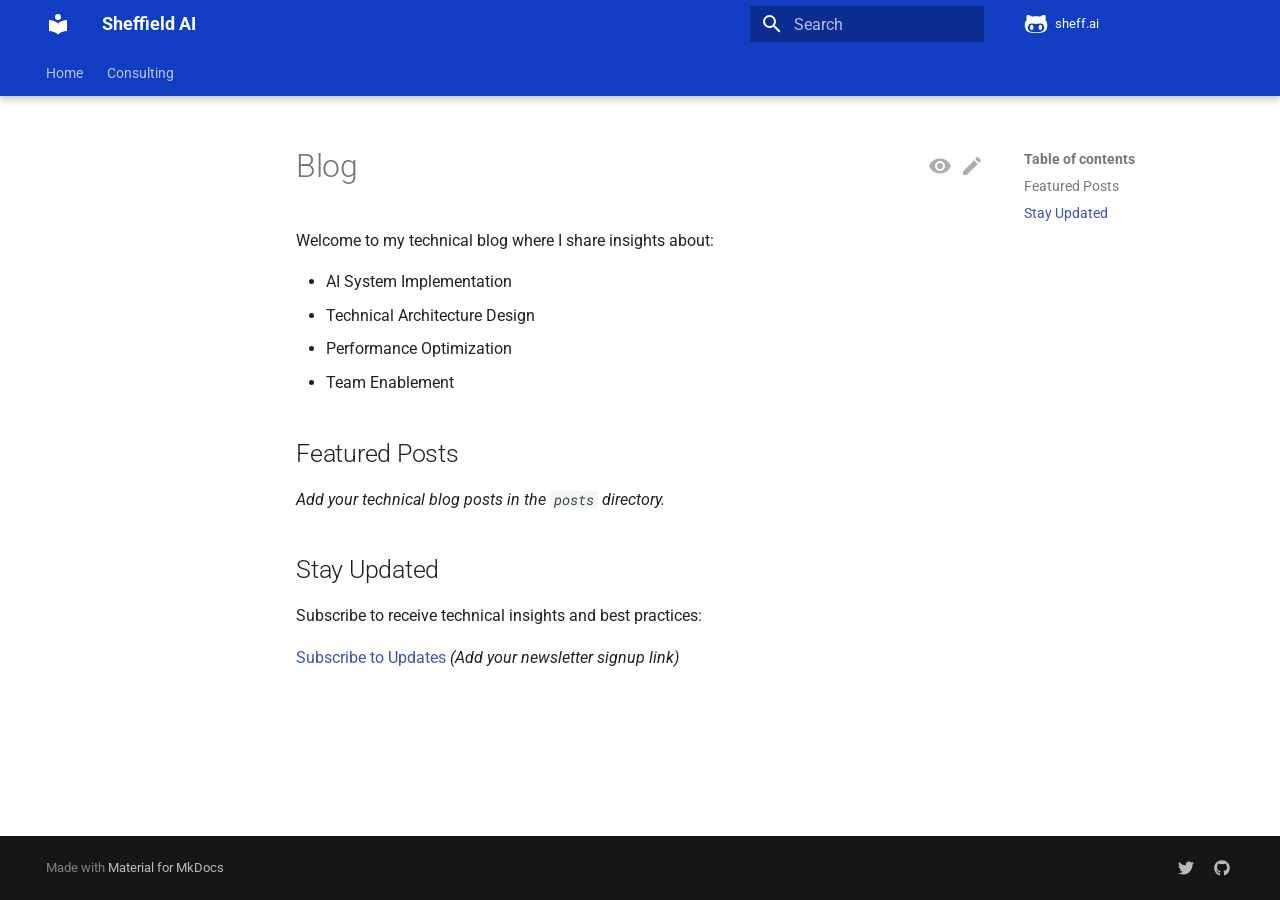
<file: writing/index.html>
<!doctype html><html lang=en class=no-js> <head><meta charset=utf-8><meta name=viewport content="width=device-width,initial-scale=1"><meta name=description content="Sheffield AI"><meta name=author content="Will Franceys"><link href=https://sheff.ai/writing/ rel=canonical><link rel=icon href=../assets/images/favicon.png><meta name=generator content="mkdocs-1.6.1, mkdocs-material-9.7.5"><title>Blog - Sheffield AI</title><link rel=stylesheet href=../assets/stylesheets/main.484c7ddc.min.css><link rel=stylesheet href=../assets/stylesheets/palette.ab4e12ef.min.css><style>:root{--md-admonition-icon--note:url('data:image/svg+xml;charset=utf-8,%3Csvg%20xmlns%3D%22http%3A//www.w3.org/2000/svg%22%20viewBox%3D%220%200%2016%2016%22%3E%3Cpath%20d%3D%22M1%207.775V2.75C1%201.784%201.784%201%202.75%201h5.025c.464%200%20.91.184%201.238.513l6.25%206.25a1.75%201.75%200%200%201%200%202.474l-5.026%205.026a1.75%201.75%200%200%201-2.474%200l-6.25-6.25A1.75%201.75%200%200%201%201%207.775m1.5%200c0%20.066.026.13.073.177l6.25%206.25a.25.25%200%200%200%20.354%200l5.025-5.025a.25.25%200%200%200%200-.354l-6.25-6.25a.25.25%200%200%200-.177-.073H2.75a.25.25%200%200%200-.25.25ZM6%205a1%201%200%201%201%200%202%201%201%200%200%201%200-2%22/%3E%3C/svg%3E');--md-admonition-icon--abstract:url('data:image/svg+xml;charset=utf-8,%3Csvg%20xmlns%3D%22http%3A//www.w3.org/2000/svg%22%20viewBox%3D%220%200%2016%2016%22%3E%3Cpath%20d%3D%22M2.5%201.75v11.5c0%20.138.112.25.25.25h3.17a.75.75%200%200%201%200%201.5H2.75A1.75%201.75%200%200%201%201%2013.25V1.75C1%20.784%201.784%200%202.75%200h8.5C12.216%200%2013%20.784%2013%201.75v7.736a.75.75%200%200%201-1.5%200V1.75a.25.25%200%200%200-.25-.25h-8.5a.25.25%200%200%200-.25.25m13.274%209.537zl-4.557%204.45a.75.75%200%200%201-1.055-.008l-1.943-1.95a.75.75%200%200%201%201.062-1.058l1.419%201.425%204.026-3.932a.75.75%200%201%201%201.048%201.074M4.75%204h4.5a.75.75%200%200%201%200%201.5h-4.5a.75.75%200%200%201%200-1.5M4%207.75A.75.75%200%200%201%204.75%207h2a.75.75%200%200%201%200%201.5h-2A.75.75%200%200%201%204%207.75%22/%3E%3C/svg%3E');--md-admonition-icon--info:url('data:image/svg+xml;charset=utf-8,%3Csvg%20xmlns%3D%22http%3A//www.w3.org/2000/svg%22%20viewBox%3D%220%200%2016%2016%22%3E%3Cpath%20d%3D%22M0%208a8%208%200%201%201%2016%200A8%208%200%200%201%200%208m8-6.5a6.5%206.5%200%201%200%200%2013%206.5%206.5%200%200%200%200-13M6.5%207.75A.75.75%200%200%201%207.25%207h1a.75.75%200%200%201%20.75.75v2.75h.25a.75.75%200%200%201%200%201.5h-2a.75.75%200%200%201%200-1.5h.25v-2h-.25a.75.75%200%200%201-.75-.75M8%206a1%201%200%201%201%200-2%201%201%200%200%201%200%202%22/%3E%3C/svg%3E');--md-admonition-icon--tip:url('data:image/svg+xml;charset=utf-8,%3Csvg%20xmlns%3D%22http%3A//www.w3.org/2000/svg%22%20viewBox%3D%220%200%2016%2016%22%3E%3Cpath%20d%3D%22M3.499.75a.75.75%200%200%201%201.5%200v.996C5.9%202.903%206.793%203.65%207.662%204.376l.24.202c-.036-.694.055-1.422.426-2.163C9.1.873%2010.794-.045%2012.622.26%2014.408.558%2016%201.94%2016%204.25c0%201.278-.954%202.575-2.44%202.734l.146.508.065.22c.203.701.412%201.455.476%202.226.142%201.707-.4%203.03-1.487%203.898C11.714%2014.671%2010.27%2015%208.75%2015h-6a.75.75%200%200%201%200-1.5h1.376a4.5%204.5%200%200%201-.563-1.191%203.84%203.84%200%200%201-.05-2.063%204.65%204.65%200%200%201-2.025-.293.75.75%200%200%201%20.525-1.406c1.357.507%202.376-.006%202.698-.318l.009-.01a.747.747%200%200%201%201.06%200%20.75.75%200%200%201-.012%201.074c-.912.92-.992%201.835-.768%202.586.221.74.745%201.337%201.196%201.621H8.75c1.343%200%202.398-.296%203.074-.836.635-.507%201.036-1.31.928-2.602-.05-.603-.216-1.224-.422-1.93l-.064-.221c-.12-.407-.246-.84-.353-1.29a2.4%202.4%200%200%201-.507-.441%203.1%203.1%200%200%201-.633-1.248.75.75%200%200%201%201.455-.364c.046.185.144.436.31.627.146.168.353.305.712.305.738%200%201.25-.615%201.25-1.25%200-1.47-.95-2.315-2.123-2.51-1.172-.196-2.227.387-2.706%201.345-.46.92-.27%201.774.019%203.062l.042.19.01.05c.348.443.666.949.94%201.553a.75.75%200%201%201-1.365.62c-.553-1.217-1.32-1.94-2.3-2.768L6.7%205.527c-.814-.68-1.75-1.462-2.692-2.619a3.7%203.7%200%200%200-1.023.88c-.406.495-.663%201.036-.722%201.508.116.122.306.21.591.239.388.038.797-.06%201.032-.19a.75.75%200%200%201%20.728%201.31c-.515.287-1.23.439-1.906.373-.682-.067-1.473-.38-1.879-1.193L.75%205.677V5.5c0-.984.48-1.94%201.077-2.664.46-.559%201.05-1.055%201.673-1.353z%22/%3E%3C/svg%3E');--md-admonition-icon--success:url('data:image/svg+xml;charset=utf-8,%3Csvg%20xmlns%3D%22http%3A//www.w3.org/2000/svg%22%20viewBox%3D%220%200%2016%2016%22%3E%3Cpath%20d%3D%22M13.78%204.22a.75.75%200%200%201%200%201.06l-7.25%207.25a.75.75%200%200%201-1.06%200L2.22%209.28a.75.75%200%200%201%20.018-1.042.75.75%200%200%201%201.042-.018L6%2010.94l6.72-6.72a.75.75%200%200%201%201.06%200%22/%3E%3C/svg%3E');--md-admonition-icon--question:url('data:image/svg+xml;charset=utf-8,%3Csvg%20xmlns%3D%22http%3A//www.w3.org/2000/svg%22%20viewBox%3D%220%200%2016%2016%22%3E%3Cpath%20d%3D%22M0%208a8%208%200%201%201%2016%200A8%208%200%200%201%200%208m8-6.5a6.5%206.5%200%201%200%200%2013%206.5%206.5%200%200%200%200-13M6.92%206.085h.001a.749.749%200%201%201-1.342-.67c.169-.339.436-.701.849-.977C6.845%204.16%207.369%204%208%204a2.76%202.76%200%200%201%201.637.525c.503.377.863.965.863%201.725%200%20.448-.115.83-.329%201.15-.205.307-.47.513-.692.662-.109.072-.22.138-.313.195l-.006.004a6%206%200%200%200-.26.16%201%201%200%200%200-.276.245.75.75%200%200%201-1.248-.832c.184-.264.42-.489.692-.661q.154-.1.313-.195l.007-.004c.1-.061.182-.11.258-.161a1%201%200%200%200%20.277-.245C8.96%206.514%209%206.427%209%206.25a.61.61%200%200%200-.262-.525A1.27%201.27%200%200%200%208%205.5c-.369%200-.595.09-.74.187a1%201%200%200%200-.34.398M9%2011a1%201%200%201%201-2%200%201%201%200%200%201%202%200%22/%3E%3C/svg%3E');--md-admonition-icon--warning:url('data:image/svg+xml;charset=utf-8,%3Csvg%20xmlns%3D%22http%3A//www.w3.org/2000/svg%22%20viewBox%3D%220%200%2016%2016%22%3E%3Cpath%20d%3D%22M6.457%201.047c.659-1.234%202.427-1.234%203.086%200l6.082%2011.378A1.75%201.75%200%200%201%2014.082%2015H1.918a1.75%201.75%200%200%201-1.543-2.575Zm1.763.707a.25.25%200%200%200-.44%200L1.698%2013.132a.25.25%200%200%200%20.22.368h12.164a.25.25%200%200%200%20.22-.368Zm.53%203.996v2.5a.75.75%200%200%201-1.5%200v-2.5a.75.75%200%200%201%201.5%200M9%2011a1%201%200%201%201-2%200%201%201%200%200%201%202%200%22/%3E%3C/svg%3E');--md-admonition-icon--failure:url('data:image/svg+xml;charset=utf-8,%3Csvg%20xmlns%3D%22http%3A//www.w3.org/2000/svg%22%20viewBox%3D%220%200%2016%2016%22%3E%3Cpath%20d%3D%22M2.344%202.343za8%208%200%200%201%2011.314%2011.314A8.002%208.002%200%200%201%20.234%2010.089a8%208%200%200%201%202.11-7.746m1.06%2010.253a6.5%206.5%200%201%200%209.108-9.275%206.5%206.5%200%200%200-9.108%209.275M6.03%204.97%208%206.94l1.97-1.97a.749.749%200%200%201%201.275.326.75.75%200%200%201-.215.734L9.06%208l1.97%201.97a.749.749%200%200%201-.326%201.275.75.75%200%200%201-.734-.215L8%209.06l-1.97%201.97a.749.749%200%200%201-1.275-.326.75.75%200%200%201%20.215-.734L6.94%208%204.97%206.03a.75.75%200%200%201%20.018-1.042.75.75%200%200%201%201.042-.018%22/%3E%3C/svg%3E');--md-admonition-icon--danger:url('data:image/svg+xml;charset=utf-8,%3Csvg%20xmlns%3D%22http%3A//www.w3.org/2000/svg%22%20viewBox%3D%220%200%2016%2016%22%3E%3Cpath%20d%3D%22M9.504.43a1.516%201.516%200%200%201%202.437%201.713L10.415%205.5h2.123c1.57%200%202.346%201.909%201.22%203.004l-7.34%207.142a1.25%201.25%200%200%201-.871.354h-.302a1.25%201.25%200%200%201-1.157-1.723L5.633%2010.5H3.462c-1.57%200-2.346-1.909-1.22-3.004zm1.047%201.074L3.286%208.571A.25.25%200%200%200%203.462%209H6.75a.75.75%200%200%201%20.694%201.034l-1.713%204.188%206.982-6.793A.25.25%200%200%200%2012.538%207H9.25a.75.75%200%200%201-.683-1.06l2.008-4.418.003-.006-.004-.009-.006-.006-.008-.001q-.005%200-.009.004%22/%3E%3C/svg%3E');--md-admonition-icon--bug:url('data:image/svg+xml;charset=utf-8,%3Csvg%20xmlns%3D%22http%3A//www.w3.org/2000/svg%22%20viewBox%3D%220%200%2016%2016%22%3E%3Cpath%20d%3D%22M4.72.22a.75.75%200%200%201%201.06%200l1%20.999a3.5%203.5%200%200%201%202.441%200l.999-1a.748.748%200%200%201%201.265.332.75.75%200%200%201-.205.729l-.775.776c.616.63.995%201.493.995%202.444v.327q0%20.15-.025.292c.408.14.764.392%201.029.722l1.968-.787a.75.75%200%200%201%20.556%201.392L13%207.258V9h2.25a.75.75%200%200%201%200%201.5H13v.5q-.002.615-.141%201.186l2.17.868a.75.75%200%200%201-.557%201.392l-2.184-.873A5%205%200%200%201%208%2016a5%205%200%200%201-4.288-2.427l-2.183.873a.75.75%200%200%201-.558-1.392l2.17-.868A5%205%200%200%201%203%2011v-.5H.75a.75.75%200%200%201%200-1.5H3V7.258L.971%206.446a.75.75%200%200%201%20.558-1.392l1.967.787c.265-.33.62-.583%201.03-.722a1.7%201.7%200%200%201-.026-.292V4.5c0-.951.38-1.814.995-2.444L4.72%201.28a.75.75%200%200%201%200-1.06m.53%206.28a.75.75%200%200%200-.75.75V11a3.5%203.5%200%201%200%207%200V7.25a.75.75%200%200%200-.75-.75ZM6.173%205h3.654A.17.17%200%200%200%2010%204.827V4.5a2%202%200%201%200-4%200v.327c0%20.096.077.173.173.173%22/%3E%3C/svg%3E');--md-admonition-icon--example:url('data:image/svg+xml;charset=utf-8,%3Csvg%20xmlns%3D%22http%3A//www.w3.org/2000/svg%22%20viewBox%3D%220%200%2016%2016%22%3E%3Cpath%20d%3D%22M5%205.782V2.5h-.25a.75.75%200%200%201%200-1.5h6.5a.75.75%200%200%201%200%201.5H11v3.282l3.666%205.76C15.619%2013.04%2014.543%2015%2012.767%2015H3.233c-1.776%200-2.852-1.96-1.899-3.458Zm-2.4%206.565a.75.75%200%200%200%20.633%201.153h9.534a.75.75%200%200%200%20.633-1.153L12.225%2010.5h-8.45ZM9.5%202.5h-3V6c0%20.143-.04.283-.117.403L4.73%209h6.54L9.617%206.403A.75.75%200%200%201%209.5%206Z%22/%3E%3C/svg%3E');--md-admonition-icon--quote:url('data:image/svg+xml;charset=utf-8,%3Csvg%20xmlns%3D%22http%3A//www.w3.org/2000/svg%22%20viewBox%3D%220%200%2016%2016%22%3E%3Cpath%20d%3D%22M1.75%202.5h10.5a.75.75%200%200%201%200%201.5H1.75a.75.75%200%200%201%200-1.5m4%205h8.5a.75.75%200%200%201%200%201.5h-8.5a.75.75%200%200%201%200-1.5m0%205h8.5a.75.75%200%200%201%200%201.5h-8.5a.75.75%200%200%201%200-1.5M2.5%207.75v6a.75.75%200%200%201-1.5%200v-6a.75.75%200%200%201%201.5%200%22/%3E%3C/svg%3E');}</style><link rel=preconnect href=https://fonts.gstatic.com crossorigin><link rel=stylesheet href="https://fonts.googleapis.com/css?family=Roboto:300,300i,400,400i,700,700i%7CRoboto+Mono:400,400i,700,700i&display=fallback"><style>:root{--md-text-font:"Roboto";--md-code-font:"Roboto Mono"}</style><link rel=stylesheet href=../assets/_mkdocstrings.css><link rel=stylesheet href=../stylesheets/extra.css><script>__md_scope=new URL("..",location),__md_hash=e=>[...e].reduce(((e,_)=>(e<<5)-e+_.charCodeAt(0)),0),__md_get=(e,_=localStorage,t=__md_scope)=>JSON.parse(_.getItem(t.pathname+"."+e)),__md_set=(e,_,t=localStorage,a=__md_scope)=>{try{t.setItem(a.pathname+"."+e,JSON.stringify(_))}catch(e){}}</script></head> <body dir=ltr data-md-color-scheme=youtube data-md-color-primary=indigo data-md-color-accent=indigo> <input class=md-toggle data-md-toggle=drawer type=checkbox id=__drawer autocomplete=off> <input class=md-toggle data-md-toggle=search type=checkbox id=__search autocomplete=off> <label class=md-overlay for=__drawer></label> <div data-md-component=skip> <a href=#blog class=md-skip> Skip to content </a> </div> <div data-md-component=announce> </div> <header class="md-header md-header--shadow md-header--lifted" data-md-component=header> <nav class="md-header__inner md-grid" aria-label=Header> <a href=.. title="Sheffield AI" class="md-header__button md-logo" aria-label="Sheffield AI" data-md-component=logo> <svg xmlns=http://www.w3.org/2000/svg viewbox="0 0 24 24"><path d="M12 8a3 3 0 0 0 3-3 3 3 0 0 0-3-3 3 3 0 0 0-3 3 3 3 0 0 0 3 3m0 3.54C9.64 9.35 6.5 8 3 8v11c3.5 0 6.64 1.35 9 3.54 2.36-2.19 5.5-3.54 9-3.54V8c-3.5 0-6.64 1.35-9 3.54"/></svg> </a> <label class="md-header__button md-icon" for=__drawer> <svg xmlns=http://www.w3.org/2000/svg viewbox="0 0 24 24"><path d="M3 6h18v2H3zm0 5h18v2H3zm0 5h18v2H3z"/></svg> </label> <div class=md-header__title data-md-component=header-title> <div class=md-header__ellipsis> <div class=md-header__topic> <span class=md-ellipsis> Sheffield AI </span> </div> <div class=md-header__topic data-md-component=header-topic> <span class=md-ellipsis> Blog </span> </div> </div> </div> <form class=md-header__option data-md-component=palette> <input class=md-option data-md-color-media data-md-color-scheme=youtube data-md-color-primary=indigo data-md-color-accent=indigo aria-hidden=true type=radio name=__palette id=__palette_0> </form> <script>var palette=__md_get("__palette");if(palette&&palette.color){if("(prefers-color-scheme)"===palette.color.media){var media=matchMedia("(prefers-color-scheme: light)"),input=document.querySelector(media.matches?"[data-md-color-media='(prefers-color-scheme: light)']":"[data-md-color-media='(prefers-color-scheme: dark)']");palette.color.media=input.getAttribute("data-md-color-media"),palette.color.scheme=input.getAttribute("data-md-color-scheme"),palette.color.primary=input.getAttribute("data-md-color-primary"),palette.color.accent=input.getAttribute("data-md-color-accent")}for(var[key,value]of Object.entries(palette.color))document.body.setAttribute("data-md-color-"+key,value)}</script> <label class="md-header__button md-icon" for=__search> <svg xmlns=http://www.w3.org/2000/svg viewbox="0 0 24 24"><path d="M9.5 3A6.5 6.5 0 0 1 16 9.5c0 1.61-.59 3.09-1.56 4.23l.27.27h.79l5 5-1.5 1.5-5-5v-.79l-.27-.27A6.52 6.52 0 0 1 9.5 16 6.5 6.5 0 0 1 3 9.5 6.5 6.5 0 0 1 9.5 3m0 2C7 5 5 7 5 9.5S7 14 9.5 14 14 12 14 9.5 12 5 9.5 5"/></svg> </label> <div class=md-search data-md-component=search role=dialog> <label class=md-search__overlay for=__search></label> <div class=md-search__inner role=search> <form class=md-search__form name=search> <input type=text class=md-search__input name=query aria-label=Search placeholder=Search autocapitalize=off autocorrect=off autocomplete=off spellcheck=false data-md-component=search-query required> <label class="md-search__icon md-icon" for=__search> <svg xmlns=http://www.w3.org/2000/svg viewbox="0 0 24 24"><path d="M9.5 3A6.5 6.5 0 0 1 16 9.5c0 1.61-.59 3.09-1.56 4.23l.27.27h.79l5 5-1.5 1.5-5-5v-.79l-.27-.27A6.52 6.52 0 0 1 9.5 16 6.5 6.5 0 0 1 3 9.5 6.5 6.5 0 0 1 9.5 3m0 2C7 5 5 7 5 9.5S7 14 9.5 14 14 12 14 9.5 12 5 9.5 5"/></svg> <svg xmlns=http://www.w3.org/2000/svg viewbox="0 0 24 24"><path d="M20 11v2H8l5.5 5.5-1.42 1.42L4.16 12l7.92-7.92L13.5 5.5 8 11z"/></svg> </label> <nav class=md-search__options aria-label=Search> <a href=javascript:void(0) class="md-search__icon md-icon" title=Share aria-label=Share data-clipboard data-clipboard-text data-md-component=search-share tabindex=-1> <svg xmlns=http://www.w3.org/2000/svg viewbox="0 0 24 24"><path d="M18 16.08c-.76 0-1.44.3-1.96.77L8.91 12.7c.05-.23.09-.46.09-.7s-.04-.47-.09-.7l7.05-4.11c.54.5 1.25.81 2.04.81a3 3 0 0 0 3-3 3 3 0 0 0-3-3 3 3 0 0 0-3 3c0 .24.04.47.09.7L8.04 9.81C7.5 9.31 6.79 9 6 9a3 3 0 0 0-3 3 3 3 0 0 0 3 3c.79 0 1.5-.31 2.04-.81l7.12 4.15c-.05.21-.08.43-.08.66 0 1.61 1.31 2.91 2.92 2.91s2.92-1.3 2.92-2.91A2.92 2.92 0 0 0 18 16.08"/></svg> </a> <button type=reset class="md-search__icon md-icon" title=Clear aria-label=Clear tabindex=-1> <svg xmlns=http://www.w3.org/2000/svg viewbox="0 0 24 24"><path d="M19 6.41 17.59 5 12 10.59 6.41 5 5 6.41 10.59 12 5 17.59 6.41 19 12 13.41 17.59 19 19 17.59 13.41 12z"/></svg> </button> </nav> <div class=md-search__suggest data-md-component=search-suggest></div> </form> <div class=md-search__output> <div class=md-search__scrollwrap tabindex=0 data-md-scrollfix> <div class=md-search-result data-md-component=search-result> <div class=md-search-result__meta> Initializing search </div> <ol class=md-search-result__list role=presentation></ol> </div> </div> </div> </div> </div> <div class=md-header__source> <a href=https://github.com/wfranceys/sheff.ai title="Go to repository" class=md-source data-md-component=source> <div class="md-source__icon md-icon"> <svg xmlns=http://www.w3.org/2000/svg viewbox="0 0 512 512"><!-- Font Awesome Free 7.1.0 by @fontawesome - https://fontawesome.com License - https://fontawesome.com/license/free (Icons: CC BY 4.0, Fonts: SIL OFL 1.1, Code: MIT License) Copyright 2025 Fonticons, Inc.--><path d="M202.1 328.7c0 20.9-10.9 55.1-36.7 55.1s-36.7-34.2-36.7-55.1 10.9-55.1 36.7-55.1 36.7 34.2 36.7 55.1M496 278.2c0 31.9-3.2 65.7-17.5 95-37.9 76.6-142.1 74.8-216.7 74.8-75.8 0-186.2 2.7-225.6-74.8-14.6-29-20.2-63.1-20.2-95 0-41.9 13.9-81.5 41.5-113.6-5.2-15.8-7.7-32.4-7.7-48.8 0-21.5 4.9-32.3 14.6-51.8 45.3 0 74.3 9 108.8 36 29-6.9 58.8-10 88.7-10 27 0 54.2 2.9 80.4 9.2 34-26.7 63-35.2 107.8-35.2 9.8 19.5 14.6 30.3 14.6 51.8 0 16.4-2.6 32.7-7.7 48.2 27.5 32.4 39 72.3 39 114.2m-64.3 50.5c0-43.9-26.7-82.6-73.5-82.6-18.9 0-37 3.4-56 6-14.9 2.3-29.8 3.2-45.1 3.2-15.2 0-30.1-.9-45.1-3.2-18.7-2.6-37-6-56-6-46.8 0-73.5 38.7-73.5 82.6 0 87.8 80.4 101.3 150.4 101.3h48.2c70.3 0 150.6-13.4 150.6-101.3m-82.6-55.1c-25.8 0-36.7 34.2-36.7 55.1s10.9 55.1 36.7 55.1 36.7-34.2 36.7-55.1-10.9-55.1-36.7-55.1"/></svg> </div> <div class=md-source__repository> sheff.ai </div> </a> </div> </nav> <nav class=md-tabs aria-label=Tabs data-md-component=tabs> <div class=md-grid> <ul class=md-tabs__list> <li class=md-tabs__item> <a href=.. class=md-tabs__link> Home </a> </li> <li class=md-tabs__item> <a href=../services/ class=md-tabs__link> Consulting </a> </li> </ul> </div> </nav> </header> <div class=md-container data-md-component=container> <main class=md-main data-md-component=main> <div class="md-main__inner md-grid"> <div class="md-sidebar md-sidebar--primary" data-md-component=sidebar data-md-type=navigation> <div class=md-sidebar__scrollwrap> <div class=md-sidebar__inner> <nav class="md-nav md-nav--primary md-nav--lifted" aria-label=Navigation data-md-level=0> <label class=md-nav__title for=__drawer> <a href=.. title="Sheffield AI" class="md-nav__button md-logo" aria-label="Sheffield AI" data-md-component=logo> <svg xmlns=http://www.w3.org/2000/svg viewbox="0 0 24 24"><path d="M12 8a3 3 0 0 0 3-3 3 3 0 0 0-3-3 3 3 0 0 0-3 3 3 3 0 0 0 3 3m0 3.54C9.64 9.35 6.5 8 3 8v11c3.5 0 6.64 1.35 9 3.54 2.36-2.19 5.5-3.54 9-3.54V8c-3.5 0-6.64 1.35-9 3.54"/></svg> </a> Sheffield AI </label> <div class=md-nav__source> <a href=https://github.com/wfranceys/sheff.ai title="Go to repository" class=md-source data-md-component=source> <div class="md-source__icon md-icon"> <svg xmlns=http://www.w3.org/2000/svg viewbox="0 0 512 512"><!-- Font Awesome Free 7.1.0 by @fontawesome - https://fontawesome.com License - https://fontawesome.com/license/free (Icons: CC BY 4.0, Fonts: SIL OFL 1.1, Code: MIT License) Copyright 2025 Fonticons, Inc.--><path d="M202.1 328.7c0 20.9-10.9 55.1-36.7 55.1s-36.7-34.2-36.7-55.1 10.9-55.1 36.7-55.1 36.7 34.2 36.7 55.1M496 278.2c0 31.9-3.2 65.7-17.5 95-37.9 76.6-142.1 74.8-216.7 74.8-75.8 0-186.2 2.7-225.6-74.8-14.6-29-20.2-63.1-20.2-95 0-41.9 13.9-81.5 41.5-113.6-5.2-15.8-7.7-32.4-7.7-48.8 0-21.5 4.9-32.3 14.6-51.8 45.3 0 74.3 9 108.8 36 29-6.9 58.8-10 88.7-10 27 0 54.2 2.9 80.4 9.2 34-26.7 63-35.2 107.8-35.2 9.8 19.5 14.6 30.3 14.6 51.8 0 16.4-2.6 32.7-7.7 48.2 27.5 32.4 39 72.3 39 114.2m-64.3 50.5c0-43.9-26.7-82.6-73.5-82.6-18.9 0-37 3.4-56 6-14.9 2.3-29.8 3.2-45.1 3.2-15.2 0-30.1-.9-45.1-3.2-18.7-2.6-37-6-56-6-46.8 0-73.5 38.7-73.5 82.6 0 87.8 80.4 101.3 150.4 101.3h48.2c70.3 0 150.6-13.4 150.6-101.3m-82.6-55.1c-25.8 0-36.7 34.2-36.7 55.1s10.9 55.1 36.7 55.1 36.7-34.2 36.7-55.1-10.9-55.1-36.7-55.1"/></svg> </div> <div class=md-source__repository> sheff.ai </div> </a> </div> <ul class=md-nav__list data-md-scrollfix> <li class="md-nav__item md-nav__item--pruned md-nav__item--nested"> <a href=.. class=md-nav__link> <span class=md-ellipsis> Home </span> <span class="md-nav__icon md-icon"></span> </a> </li> <li class="md-nav__item md-nav__item--pruned md-nav__item--nested"> <a href=../services/ class=md-nav__link> <span class=md-ellipsis> Consulting </span> <span class="md-nav__icon md-icon"></span> </a> </li> </ul> </nav> </div> </div> </div> <div class="md-sidebar md-sidebar--secondary" data-md-component=sidebar data-md-type=toc> <div class=md-sidebar__scrollwrap> <div class=md-sidebar__inner> <nav class="md-nav md-nav--secondary" aria-label="Table of contents"> <label class=md-nav__title for=__toc> <span class="md-nav__icon md-icon"></span> Table of contents </label> <ul class=md-nav__list data-md-component=toc data-md-scrollfix> <li class=md-nav__item> <a href=#featured-posts class=md-nav__link> <span class=md-ellipsis> Featured Posts </span> </a> </li> <li class=md-nav__item> <a href=#stay-updated class=md-nav__link> <span class=md-ellipsis> Stay Updated </span> </a> </li> </ul> </nav> </div> </div> </div> <div class=md-content data-md-component=content> <article class="md-content__inner md-typeset"> <a href=https://github.com/wfranceys/sheff.ai/edit/main/docs/writing/index.md title="Edit this page" class="md-content__button md-icon" rel=edit> <svg xmlns=http://www.w3.org/2000/svg viewbox="0 0 24 24"><path d="M20.71 7.04c.39-.39.39-1.04 0-1.41l-2.34-2.34c-.37-.39-1.02-.39-1.41 0l-1.84 1.83 3.75 3.75M3 17.25V21h3.75L17.81 9.93l-3.75-3.75z"/></svg> </a> <a href=https://github.com/wfranceys/sheff.ai/raw/main/docs/writing/index.md title="View source of this page" class="md-content__button md-icon"> <svg xmlns=http://www.w3.org/2000/svg viewbox="0 0 24 24"><path d="M12 9a3 3 0 0 0-3 3 3 3 0 0 0 3 3 3 3 0 0 0 3-3 3 3 0 0 0-3-3m0 8a5 5 0 0 1-5-5 5 5 0 0 1 5-5 5 5 0 0 1 5 5 5 5 0 0 1-5 5m0-12.5C7 4.5 2.73 7.61 1 12c1.73 4.39 6 7.5 11 7.5s9.27-3.11 11-7.5c-1.73-4.39-6-7.5-11-7.5"/></svg> </a> <h1 id=blog>Blog<a class=headerlink href=#blog title="Permanent link">&para;</a></h1> <p>Welcome to my technical blog where I share insights about:</p> <ul> <li>AI System Implementation</li> <li>Technical Architecture Design</li> <li>Performance Optimization</li> <li>Team Enablement</li> </ul> <h2 id=featured-posts>Featured Posts<a class=headerlink href=#featured-posts title="Permanent link">&para;</a></h2> <p><em>Add your technical blog posts in the <code>posts</code> directory.</em></p> <h2 id=stay-updated>Stay Updated<a class=headerlink href=#stay-updated title="Permanent link">&para;</a></h2> <p>Subscribe to receive technical insights and best practices:</p> <p><a href=#>Subscribe to Updates</a> <em>(Add your newsletter signup link)</em></p> </article> </div> <script>var tabs=__md_get("__tabs");if(Array.isArray(tabs))e:for(var set of document.querySelectorAll(".tabbed-set")){var labels=set.querySelector(".tabbed-labels");for(var tab of tabs)for(var label of labels.getElementsByTagName("label"))if(label.innerText.trim()===tab){var input=document.getElementById(label.htmlFor);input.checked=!0;continue e}}</script> <script>var target=document.getElementById(location.hash.slice(1));target&&target.name&&(target.checked=target.name.startsWith("__tabbed_"))</script> </div> <button type=button class="md-top md-icon" data-md-component=top hidden> <svg xmlns=http://www.w3.org/2000/svg viewbox="0 0 24 24"><path d="M13 20h-2V8l-5.5 5.5-1.42-1.42L12 4.16l7.92 7.92-1.42 1.42L13 8z"/></svg> Back to top </button> </main> <footer class=md-footer> <div class="md-footer-meta md-typeset"> <div class="md-footer-meta__inner md-grid"> <div class=md-copyright> Made with <a href=https://squidfunk.github.io/mkdocs-material/ target=_blank rel=noopener> Material for MkDocs </a> </div> <div class=md-social> <a href=https://x.com/willfranceys target=_blank rel=noopener title=x.com class=md-social__link> <svg xmlns=http://www.w3.org/2000/svg viewbox="0 0 512 512"><!-- Font Awesome Free 7.1.0 by @fontawesome - https://fontawesome.com License - https://fontawesome.com/license/free (Icons: CC BY 4.0, Fonts: SIL OFL 1.1, Code: MIT License) Copyright 2025 Fonticons, Inc.--><path d="M459.4 151.7c.3 4.5.3 9.1.3 13.6 0 138.7-105.6 298.6-298.6 298.6-59.5 0-114.7-17.2-161.1-47.1 8.4 1 16.6 1.3 25.3 1.3 49.1 0 94.2-16.6 130.3-44.8-46.1-1-84.8-31.2-98.1-72.8 6.5 1 13 1.6 19.8 1.6 9.4 0 18.8-1.3 27.6-3.6-48.1-9.7-84.1-52-84.1-103v-1.3c14 7.8 30.2 12.7 47.4 13.3-28.3-18.8-46.8-51-46.8-87.4 0-19.5 5.2-37.4 14.3-53C87.4 130.8 165 172.4 252.1 176.9c-1.6-7.8-2.6-15.9-2.6-24C249.5 95.1 296.3 48 354.4 48c30.2 0 57.5 12.7 76.7 33.1 23.7-4.5 46.5-13.3 66.6-25.3-7.8 24.4-24.4 44.8-46.1 57.8 21.1-2.3 41.6-8.1 60.4-16.2-14.3 20.8-32.2 39.3-52.6 54.3"/></svg> </a> <a href=https://github.com/wfranceys/sheff.ai target=_blank rel=noopener title=github.com class=md-social__link> <svg xmlns=http://www.w3.org/2000/svg viewbox="0 0 512 512"><!-- Font Awesome Free 7.1.0 by @fontawesome - https://fontawesome.com License - https://fontawesome.com/license/free (Icons: CC BY 4.0, Fonts: SIL OFL 1.1, Code: MIT License) Copyright 2025 Fonticons, Inc.--><path d="M173.9 397.4c0 2-2.3 3.6-5.2 3.6-3.3.3-5.6-1.3-5.6-3.6 0-2 2.3-3.6 5.2-3.6 3-.3 5.6 1.3 5.6 3.6m-31.1-4.5c-.7 2 1.3 4.3 4.3 4.9 2.6 1 5.6 0 6.2-2s-1.3-4.3-4.3-5.2c-2.6-.7-5.5.3-6.2 2.3m44.2-1.7c-2.9.7-4.9 2.6-4.6 4.9.3 2 2.9 3.3 5.9 2.6 2.9-.7 4.9-2.6 4.6-4.6-.3-1.9-3-3.2-5.9-2.9M252.8 8C114.1 8 8 113.3 8 252c0 110.9 69.8 205.8 169.5 239.2 12.8 2.3 17.3-5.6 17.3-12.1 0-6.2-.3-40.4-.3-61.4 0 0-70 15-84.7-29.8 0 0-11.4-29.1-27.8-36.6 0 0-22.9-15.7 1.6-15.4 0 0 24.9 2 38.6 25.8 21.9 38.6 58.6 27.5 72.9 20.9 2.3-16 8.8-27.1 16-33.7-55.9-6.2-112.3-14.3-112.3-110.5 0-27.5 7.6-41.3 23.6-58.9-2.6-6.5-11.1-33.3 2.6-67.9 20.9-6.5 69 27 69 27 20-5.6 41.5-8.5 62.8-8.5s42.8 2.9 62.8 8.5c0 0 48.1-33.6 69-27 13.7 34.7 5.2 61.4 2.6 67.9 16 17.7 25.8 31.5 25.8 58.9 0 96.5-58.9 104.2-114.8 110.5 9.2 7.9 17 22.9 17 46.4 0 33.7-.3 75.4-.3 83.6 0 6.5 4.6 14.4 17.3 12.1C436.2 457.8 504 362.9 504 252 504 113.3 391.5 8 252.8 8M105.2 352.9c-1.3 1-1 3.3.7 5.2 1.6 1.6 3.9 2.3 5.2 1 1.3-1 1-3.3-.7-5.2-1.6-1.6-3.9-2.3-5.2-1m-10.8-8.1c-.7 1.3.3 2.9 2.3 3.9 1.6 1 3.6.7 4.3-.7.7-1.3-.3-2.9-2.3-3.9-2-.6-3.6-.3-4.3.7m32.4 35.6c-1.6 1.3-1 4.3 1.3 6.2 2.3 2.3 5.2 2.6 6.5 1 1.3-1.3.7-4.3-1.3-6.2-2.2-2.3-5.2-2.6-6.5-1m-11.4-14.7c-1.6 1-1.6 3.6 0 5.9s4.3 3.3 5.6 2.3c1.6-1.3 1.6-3.9 0-6.2-1.4-2.3-4-3.3-5.6-2"/></svg> </a> </div> </div> </div> </footer> </div> <div class=md-dialog data-md-component=dialog> <div class="md-dialog__inner md-typeset"></div> </div> <div class=md-progress data-md-component=progress role=progressbar></div> <script id=__config type=application/json>{"annotate": null, "base": "..", "features": ["announce.dismiss", "content.action.edit", "content.action.view", "content.code.annotate", "content.code.copy", "content.code.select", "content.tabs.link", "content.tooltips", "header.autohide", "navigation.expand", "navigation.footer", "navigation.indexes", "navigation.instant", "navigation.instant.prefetch", "navigation.instant.progress", "navigation.prune", "navigation.sections", "navigation.tabs", "navigation.tabs.sticky", "navigation.top", "navigation.tracking", "search.highlight", "search.share", "search.suggest", "toc.follow"], "search": "../assets/javascripts/workers/search.2c215733.min.js", "tags": null, "translations": {"clipboard.copied": "Copied to clipboard", "clipboard.copy": "Copy to clipboard", "search.result.more.one": "1 more on this page", "search.result.more.other": "# more on this page", "search.result.none": "No matching documents", "search.result.one": "1 matching document", "search.result.other": "# matching documents", "search.result.placeholder": "Type to start searching", "search.result.term.missing": "Missing", "select.version": "Select version"}, "version": null}</script> <script src=../assets/javascripts/bundle.79ae519e.min.js></script> </body> </html>
</file>
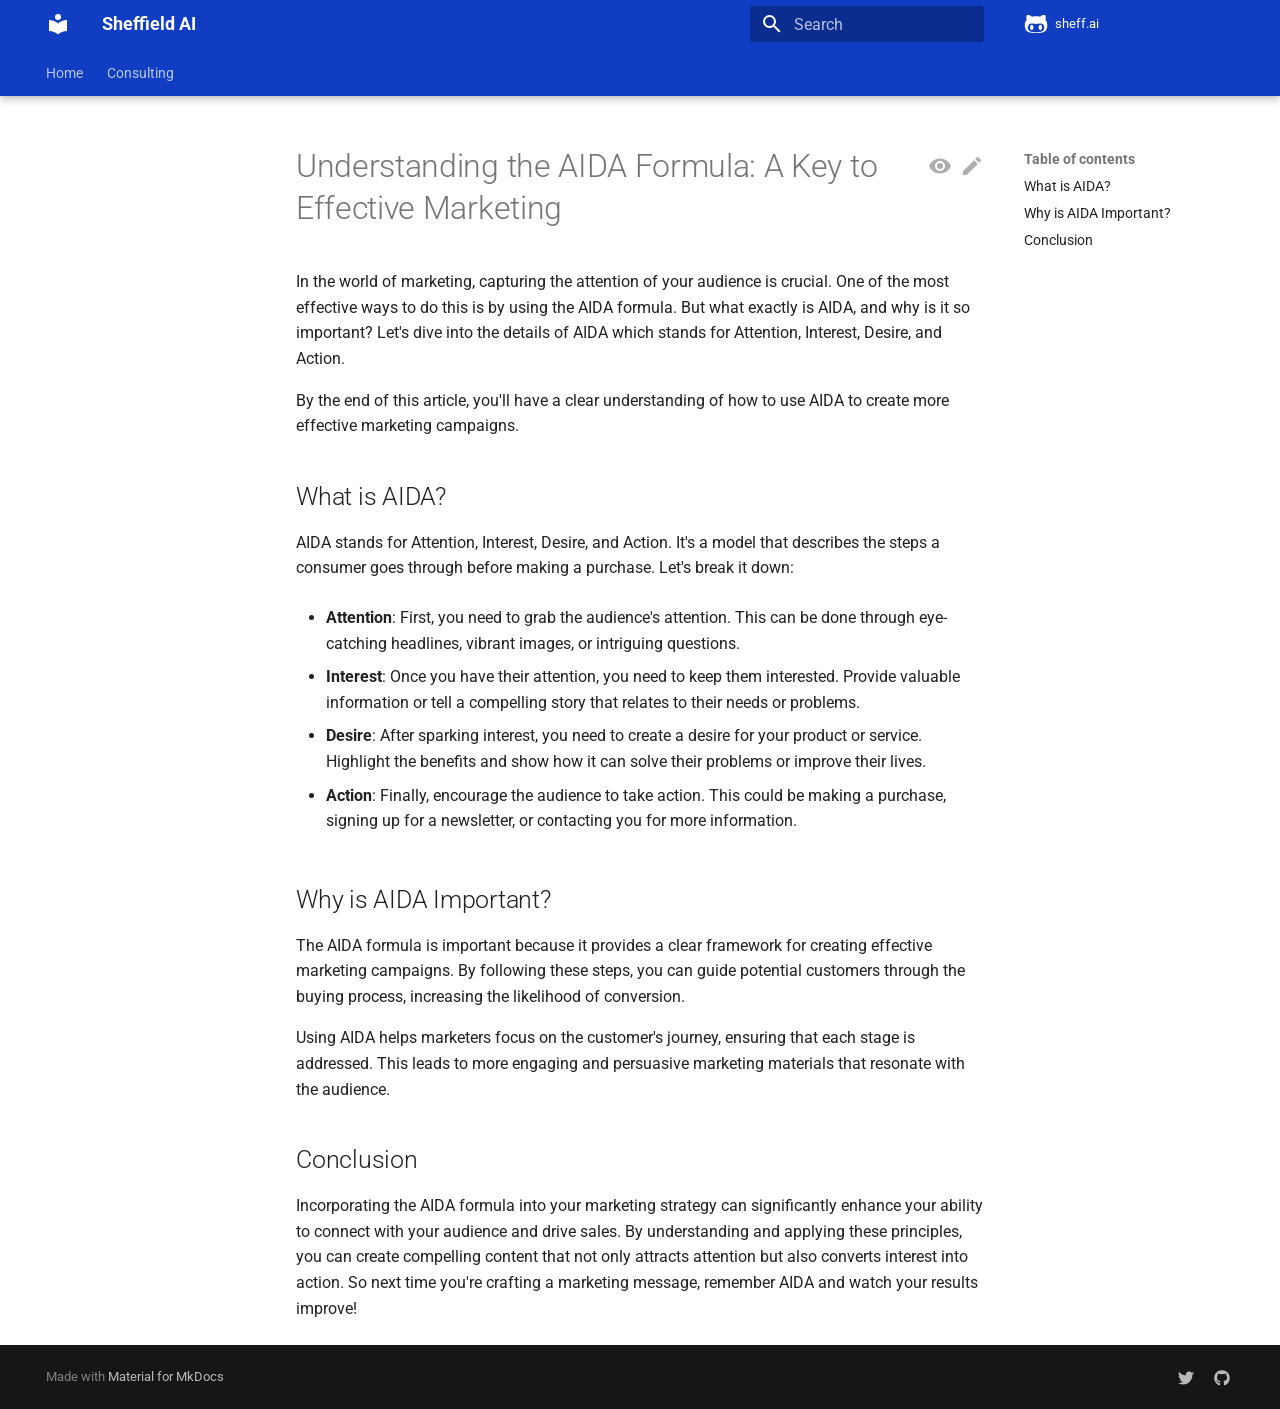
<file: writing/posts/example/index.html>
<!doctype html><html lang=en class=no-js> <head><meta charset=utf-8><meta name=viewport content="width=device-width,initial-scale=1"><meta name=description content="Sheffield AI"><meta name=author content="['me']"><link href=https://sheff.ai/writing/posts/example/ rel=canonical><link rel=icon href=../../../assets/images/favicon.png><meta name=generator content="mkdocs-1.6.1, mkdocs-material-9.7.5"><title>Understanding the AIDA Formula: A Key to Effective Marketing - Sheffield AI</title><link rel=stylesheet href=../../../assets/stylesheets/main.484c7ddc.min.css><link rel=stylesheet href=../../../assets/stylesheets/palette.ab4e12ef.min.css><style>:root{--md-admonition-icon--note:url('data:image/svg+xml;charset=utf-8,%3Csvg%20xmlns%3D%22http%3A//www.w3.org/2000/svg%22%20viewBox%3D%220%200%2016%2016%22%3E%3Cpath%20d%3D%22M1%207.775V2.75C1%201.784%201.784%201%202.75%201h5.025c.464%200%20.91.184%201.238.513l6.25%206.25a1.75%201.75%200%200%201%200%202.474l-5.026%205.026a1.75%201.75%200%200%201-2.474%200l-6.25-6.25A1.75%201.75%200%200%201%201%207.775m1.5%200c0%20.066.026.13.073.177l6.25%206.25a.25.25%200%200%200%20.354%200l5.025-5.025a.25.25%200%200%200%200-.354l-6.25-6.25a.25.25%200%200%200-.177-.073H2.75a.25.25%200%200%200-.25.25ZM6%205a1%201%200%201%201%200%202%201%201%200%200%201%200-2%22/%3E%3C/svg%3E');--md-admonition-icon--abstract:url('data:image/svg+xml;charset=utf-8,%3Csvg%20xmlns%3D%22http%3A//www.w3.org/2000/svg%22%20viewBox%3D%220%200%2016%2016%22%3E%3Cpath%20d%3D%22M2.5%201.75v11.5c0%20.138.112.25.25.25h3.17a.75.75%200%200%201%200%201.5H2.75A1.75%201.75%200%200%201%201%2013.25V1.75C1%20.784%201.784%200%202.75%200h8.5C12.216%200%2013%20.784%2013%201.75v7.736a.75.75%200%200%201-1.5%200V1.75a.25.25%200%200%200-.25-.25h-8.5a.25.25%200%200%200-.25.25m13.274%209.537zl-4.557%204.45a.75.75%200%200%201-1.055-.008l-1.943-1.95a.75.75%200%200%201%201.062-1.058l1.419%201.425%204.026-3.932a.75.75%200%201%201%201.048%201.074M4.75%204h4.5a.75.75%200%200%201%200%201.5h-4.5a.75.75%200%200%201%200-1.5M4%207.75A.75.75%200%200%201%204.75%207h2a.75.75%200%200%201%200%201.5h-2A.75.75%200%200%201%204%207.75%22/%3E%3C/svg%3E');--md-admonition-icon--info:url('data:image/svg+xml;charset=utf-8,%3Csvg%20xmlns%3D%22http%3A//www.w3.org/2000/svg%22%20viewBox%3D%220%200%2016%2016%22%3E%3Cpath%20d%3D%22M0%208a8%208%200%201%201%2016%200A8%208%200%200%201%200%208m8-6.5a6.5%206.5%200%201%200%200%2013%206.5%206.5%200%200%200%200-13M6.5%207.75A.75.75%200%200%201%207.25%207h1a.75.75%200%200%201%20.75.75v2.75h.25a.75.75%200%200%201%200%201.5h-2a.75.75%200%200%201%200-1.5h.25v-2h-.25a.75.75%200%200%201-.75-.75M8%206a1%201%200%201%201%200-2%201%201%200%200%201%200%202%22/%3E%3C/svg%3E');--md-admonition-icon--tip:url('data:image/svg+xml;charset=utf-8,%3Csvg%20xmlns%3D%22http%3A//www.w3.org/2000/svg%22%20viewBox%3D%220%200%2016%2016%22%3E%3Cpath%20d%3D%22M3.499.75a.75.75%200%200%201%201.5%200v.996C5.9%202.903%206.793%203.65%207.662%204.376l.24.202c-.036-.694.055-1.422.426-2.163C9.1.873%2010.794-.045%2012.622.26%2014.408.558%2016%201.94%2016%204.25c0%201.278-.954%202.575-2.44%202.734l.146.508.065.22c.203.701.412%201.455.476%202.226.142%201.707-.4%203.03-1.487%203.898C11.714%2014.671%2010.27%2015%208.75%2015h-6a.75.75%200%200%201%200-1.5h1.376a4.5%204.5%200%200%201-.563-1.191%203.84%203.84%200%200%201-.05-2.063%204.65%204.65%200%200%201-2.025-.293.75.75%200%200%201%20.525-1.406c1.357.507%202.376-.006%202.698-.318l.009-.01a.747.747%200%200%201%201.06%200%20.75.75%200%200%201-.012%201.074c-.912.92-.992%201.835-.768%202.586.221.74.745%201.337%201.196%201.621H8.75c1.343%200%202.398-.296%203.074-.836.635-.507%201.036-1.31.928-2.602-.05-.603-.216-1.224-.422-1.93l-.064-.221c-.12-.407-.246-.84-.353-1.29a2.4%202.4%200%200%201-.507-.441%203.1%203.1%200%200%201-.633-1.248.75.75%200%200%201%201.455-.364c.046.185.144.436.31.627.146.168.353.305.712.305.738%200%201.25-.615%201.25-1.25%200-1.47-.95-2.315-2.123-2.51-1.172-.196-2.227.387-2.706%201.345-.46.92-.27%201.774.019%203.062l.042.19.01.05c.348.443.666.949.94%201.553a.75.75%200%201%201-1.365.62c-.553-1.217-1.32-1.94-2.3-2.768L6.7%205.527c-.814-.68-1.75-1.462-2.692-2.619a3.7%203.7%200%200%200-1.023.88c-.406.495-.663%201.036-.722%201.508.116.122.306.21.591.239.388.038.797-.06%201.032-.19a.75.75%200%200%201%20.728%201.31c-.515.287-1.23.439-1.906.373-.682-.067-1.473-.38-1.879-1.193L.75%205.677V5.5c0-.984.48-1.94%201.077-2.664.46-.559%201.05-1.055%201.673-1.353z%22/%3E%3C/svg%3E');--md-admonition-icon--success:url('data:image/svg+xml;charset=utf-8,%3Csvg%20xmlns%3D%22http%3A//www.w3.org/2000/svg%22%20viewBox%3D%220%200%2016%2016%22%3E%3Cpath%20d%3D%22M13.78%204.22a.75.75%200%200%201%200%201.06l-7.25%207.25a.75.75%200%200%201-1.06%200L2.22%209.28a.75.75%200%200%201%20.018-1.042.75.75%200%200%201%201.042-.018L6%2010.94l6.72-6.72a.75.75%200%200%201%201.06%200%22/%3E%3C/svg%3E');--md-admonition-icon--question:url('data:image/svg+xml;charset=utf-8,%3Csvg%20xmlns%3D%22http%3A//www.w3.org/2000/svg%22%20viewBox%3D%220%200%2016%2016%22%3E%3Cpath%20d%3D%22M0%208a8%208%200%201%201%2016%200A8%208%200%200%201%200%208m8-6.5a6.5%206.5%200%201%200%200%2013%206.5%206.5%200%200%200%200-13M6.92%206.085h.001a.749.749%200%201%201-1.342-.67c.169-.339.436-.701.849-.977C6.845%204.16%207.369%204%208%204a2.76%202.76%200%200%201%201.637.525c.503.377.863.965.863%201.725%200%20.448-.115.83-.329%201.15-.205.307-.47.513-.692.662-.109.072-.22.138-.313.195l-.006.004a6%206%200%200%200-.26.16%201%201%200%200%200-.276.245.75.75%200%200%201-1.248-.832c.184-.264.42-.489.692-.661q.154-.1.313-.195l.007-.004c.1-.061.182-.11.258-.161a1%201%200%200%200%20.277-.245C8.96%206.514%209%206.427%209%206.25a.61.61%200%200%200-.262-.525A1.27%201.27%200%200%200%208%205.5c-.369%200-.595.09-.74.187a1%201%200%200%200-.34.398M9%2011a1%201%200%201%201-2%200%201%201%200%200%201%202%200%22/%3E%3C/svg%3E');--md-admonition-icon--warning:url('data:image/svg+xml;charset=utf-8,%3Csvg%20xmlns%3D%22http%3A//www.w3.org/2000/svg%22%20viewBox%3D%220%200%2016%2016%22%3E%3Cpath%20d%3D%22M6.457%201.047c.659-1.234%202.427-1.234%203.086%200l6.082%2011.378A1.75%201.75%200%200%201%2014.082%2015H1.918a1.75%201.75%200%200%201-1.543-2.575Zm1.763.707a.25.25%200%200%200-.44%200L1.698%2013.132a.25.25%200%200%200%20.22.368h12.164a.25.25%200%200%200%20.22-.368Zm.53%203.996v2.5a.75.75%200%200%201-1.5%200v-2.5a.75.75%200%200%201%201.5%200M9%2011a1%201%200%201%201-2%200%201%201%200%200%201%202%200%22/%3E%3C/svg%3E');--md-admonition-icon--failure:url('data:image/svg+xml;charset=utf-8,%3Csvg%20xmlns%3D%22http%3A//www.w3.org/2000/svg%22%20viewBox%3D%220%200%2016%2016%22%3E%3Cpath%20d%3D%22M2.344%202.343za8%208%200%200%201%2011.314%2011.314A8.002%208.002%200%200%201%20.234%2010.089a8%208%200%200%201%202.11-7.746m1.06%2010.253a6.5%206.5%200%201%200%209.108-9.275%206.5%206.5%200%200%200-9.108%209.275M6.03%204.97%208%206.94l1.97-1.97a.749.749%200%200%201%201.275.326.75.75%200%200%201-.215.734L9.06%208l1.97%201.97a.749.749%200%200%201-.326%201.275.75.75%200%200%201-.734-.215L8%209.06l-1.97%201.97a.749.749%200%200%201-1.275-.326.75.75%200%200%201%20.215-.734L6.94%208%204.97%206.03a.75.75%200%200%201%20.018-1.042.75.75%200%200%201%201.042-.018%22/%3E%3C/svg%3E');--md-admonition-icon--danger:url('data:image/svg+xml;charset=utf-8,%3Csvg%20xmlns%3D%22http%3A//www.w3.org/2000/svg%22%20viewBox%3D%220%200%2016%2016%22%3E%3Cpath%20d%3D%22M9.504.43a1.516%201.516%200%200%201%202.437%201.713L10.415%205.5h2.123c1.57%200%202.346%201.909%201.22%203.004l-7.34%207.142a1.25%201.25%200%200%201-.871.354h-.302a1.25%201.25%200%200%201-1.157-1.723L5.633%2010.5H3.462c-1.57%200-2.346-1.909-1.22-3.004zm1.047%201.074L3.286%208.571A.25.25%200%200%200%203.462%209H6.75a.75.75%200%200%201%20.694%201.034l-1.713%204.188%206.982-6.793A.25.25%200%200%200%2012.538%207H9.25a.75.75%200%200%201-.683-1.06l2.008-4.418.003-.006-.004-.009-.006-.006-.008-.001q-.005%200-.009.004%22/%3E%3C/svg%3E');--md-admonition-icon--bug:url('data:image/svg+xml;charset=utf-8,%3Csvg%20xmlns%3D%22http%3A//www.w3.org/2000/svg%22%20viewBox%3D%220%200%2016%2016%22%3E%3Cpath%20d%3D%22M4.72.22a.75.75%200%200%201%201.06%200l1%20.999a3.5%203.5%200%200%201%202.441%200l.999-1a.748.748%200%200%201%201.265.332.75.75%200%200%201-.205.729l-.775.776c.616.63.995%201.493.995%202.444v.327q0%20.15-.025.292c.408.14.764.392%201.029.722l1.968-.787a.75.75%200%200%201%20.556%201.392L13%207.258V9h2.25a.75.75%200%200%201%200%201.5H13v.5q-.002.615-.141%201.186l2.17.868a.75.75%200%200%201-.557%201.392l-2.184-.873A5%205%200%200%201%208%2016a5%205%200%200%201-4.288-2.427l-2.183.873a.75.75%200%200%201-.558-1.392l2.17-.868A5%205%200%200%201%203%2011v-.5H.75a.75.75%200%200%201%200-1.5H3V7.258L.971%206.446a.75.75%200%200%201%20.558-1.392l1.967.787c.265-.33.62-.583%201.03-.722a1.7%201.7%200%200%201-.026-.292V4.5c0-.951.38-1.814.995-2.444L4.72%201.28a.75.75%200%200%201%200-1.06m.53%206.28a.75.75%200%200%200-.75.75V11a3.5%203.5%200%201%200%207%200V7.25a.75.75%200%200%200-.75-.75ZM6.173%205h3.654A.17.17%200%200%200%2010%204.827V4.5a2%202%200%201%200-4%200v.327c0%20.096.077.173.173.173%22/%3E%3C/svg%3E');--md-admonition-icon--example:url('data:image/svg+xml;charset=utf-8,%3Csvg%20xmlns%3D%22http%3A//www.w3.org/2000/svg%22%20viewBox%3D%220%200%2016%2016%22%3E%3Cpath%20d%3D%22M5%205.782V2.5h-.25a.75.75%200%200%201%200-1.5h6.5a.75.75%200%200%201%200%201.5H11v3.282l3.666%205.76C15.619%2013.04%2014.543%2015%2012.767%2015H3.233c-1.776%200-2.852-1.96-1.899-3.458Zm-2.4%206.565a.75.75%200%200%200%20.633%201.153h9.534a.75.75%200%200%200%20.633-1.153L12.225%2010.5h-8.45ZM9.5%202.5h-3V6c0%20.143-.04.283-.117.403L4.73%209h6.54L9.617%206.403A.75.75%200%200%201%209.5%206Z%22/%3E%3C/svg%3E');--md-admonition-icon--quote:url('data:image/svg+xml;charset=utf-8,%3Csvg%20xmlns%3D%22http%3A//www.w3.org/2000/svg%22%20viewBox%3D%220%200%2016%2016%22%3E%3Cpath%20d%3D%22M1.75%202.5h10.5a.75.75%200%200%201%200%201.5H1.75a.75.75%200%200%201%200-1.5m4%205h8.5a.75.75%200%200%201%200%201.5h-8.5a.75.75%200%200%201%200-1.5m0%205h8.5a.75.75%200%200%201%200%201.5h-8.5a.75.75%200%200%201%200-1.5M2.5%207.75v6a.75.75%200%200%201-1.5%200v-6a.75.75%200%200%201%201.5%200%22/%3E%3C/svg%3E');}</style><link rel=preconnect href=https://fonts.gstatic.com crossorigin><link rel=stylesheet href="https://fonts.googleapis.com/css?family=Roboto:300,300i,400,400i,700,700i%7CRoboto+Mono:400,400i,700,700i&display=fallback"><style>:root{--md-text-font:"Roboto";--md-code-font:"Roboto Mono"}</style><link rel=stylesheet href=../../../assets/_mkdocstrings.css><link rel=stylesheet href=../../../stylesheets/extra.css><script>__md_scope=new URL("../../..",location),__md_hash=e=>[...e].reduce(((e,_)=>(e<<5)-e+_.charCodeAt(0)),0),__md_get=(e,_=localStorage,t=__md_scope)=>JSON.parse(_.getItem(t.pathname+"."+e)),__md_set=(e,_,t=localStorage,a=__md_scope)=>{try{t.setItem(a.pathname+"."+e,JSON.stringify(_))}catch(e){}}</script></head> <body dir=ltr data-md-color-scheme=youtube data-md-color-primary=indigo data-md-color-accent=indigo> <input class=md-toggle data-md-toggle=drawer type=checkbox id=__drawer autocomplete=off> <input class=md-toggle data-md-toggle=search type=checkbox id=__search autocomplete=off> <label class=md-overlay for=__drawer></label> <div data-md-component=skip> <a href=#understanding-the-aida-formula-a-key-to-effective-marketing class=md-skip> Skip to content </a> </div> <div data-md-component=announce> </div> <header class="md-header md-header--shadow md-header--lifted" data-md-component=header> <nav class="md-header__inner md-grid" aria-label=Header> <a href=../../.. title="Sheffield AI" class="md-header__button md-logo" aria-label="Sheffield AI" data-md-component=logo> <svg xmlns=http://www.w3.org/2000/svg viewbox="0 0 24 24"><path d="M12 8a3 3 0 0 0 3-3 3 3 0 0 0-3-3 3 3 0 0 0-3 3 3 3 0 0 0 3 3m0 3.54C9.64 9.35 6.5 8 3 8v11c3.5 0 6.64 1.35 9 3.54 2.36-2.19 5.5-3.54 9-3.54V8c-3.5 0-6.64 1.35-9 3.54"/></svg> </a> <label class="md-header__button md-icon" for=__drawer> <svg xmlns=http://www.w3.org/2000/svg viewbox="0 0 24 24"><path d="M3 6h18v2H3zm0 5h18v2H3zm0 5h18v2H3z"/></svg> </label> <div class=md-header__title data-md-component=header-title> <div class=md-header__ellipsis> <div class=md-header__topic> <span class=md-ellipsis> Sheffield AI </span> </div> <div class=md-header__topic data-md-component=header-topic> <span class=md-ellipsis> Understanding the AIDA Formula: A Key to Effective Marketing </span> </div> </div> </div> <form class=md-header__option data-md-component=palette> <input class=md-option data-md-color-media data-md-color-scheme=youtube data-md-color-primary=indigo data-md-color-accent=indigo aria-hidden=true type=radio name=__palette id=__palette_0> </form> <script>var palette=__md_get("__palette");if(palette&&palette.color){if("(prefers-color-scheme)"===palette.color.media){var media=matchMedia("(prefers-color-scheme: light)"),input=document.querySelector(media.matches?"[data-md-color-media='(prefers-color-scheme: light)']":"[data-md-color-media='(prefers-color-scheme: dark)']");palette.color.media=input.getAttribute("data-md-color-media"),palette.color.scheme=input.getAttribute("data-md-color-scheme"),palette.color.primary=input.getAttribute("data-md-color-primary"),palette.color.accent=input.getAttribute("data-md-color-accent")}for(var[key,value]of Object.entries(palette.color))document.body.setAttribute("data-md-color-"+key,value)}</script> <label class="md-header__button md-icon" for=__search> <svg xmlns=http://www.w3.org/2000/svg viewbox="0 0 24 24"><path d="M9.5 3A6.5 6.5 0 0 1 16 9.5c0 1.61-.59 3.09-1.56 4.23l.27.27h.79l5 5-1.5 1.5-5-5v-.79l-.27-.27A6.52 6.52 0 0 1 9.5 16 6.5 6.5 0 0 1 3 9.5 6.5 6.5 0 0 1 9.5 3m0 2C7 5 5 7 5 9.5S7 14 9.5 14 14 12 14 9.5 12 5 9.5 5"/></svg> </label> <div class=md-search data-md-component=search role=dialog> <label class=md-search__overlay for=__search></label> <div class=md-search__inner role=search> <form class=md-search__form name=search> <input type=text class=md-search__input name=query aria-label=Search placeholder=Search autocapitalize=off autocorrect=off autocomplete=off spellcheck=false data-md-component=search-query required> <label class="md-search__icon md-icon" for=__search> <svg xmlns=http://www.w3.org/2000/svg viewbox="0 0 24 24"><path d="M9.5 3A6.5 6.5 0 0 1 16 9.5c0 1.61-.59 3.09-1.56 4.23l.27.27h.79l5 5-1.5 1.5-5-5v-.79l-.27-.27A6.52 6.52 0 0 1 9.5 16 6.5 6.5 0 0 1 3 9.5 6.5 6.5 0 0 1 9.5 3m0 2C7 5 5 7 5 9.5S7 14 9.5 14 14 12 14 9.5 12 5 9.5 5"/></svg> <svg xmlns=http://www.w3.org/2000/svg viewbox="0 0 24 24"><path d="M20 11v2H8l5.5 5.5-1.42 1.42L4.16 12l7.92-7.92L13.5 5.5 8 11z"/></svg> </label> <nav class=md-search__options aria-label=Search> <a href=javascript:void(0) class="md-search__icon md-icon" title=Share aria-label=Share data-clipboard data-clipboard-text data-md-component=search-share tabindex=-1> <svg xmlns=http://www.w3.org/2000/svg viewbox="0 0 24 24"><path d="M18 16.08c-.76 0-1.44.3-1.96.77L8.91 12.7c.05-.23.09-.46.09-.7s-.04-.47-.09-.7l7.05-4.11c.54.5 1.25.81 2.04.81a3 3 0 0 0 3-3 3 3 0 0 0-3-3 3 3 0 0 0-3 3c0 .24.04.47.09.7L8.04 9.81C7.5 9.31 6.79 9 6 9a3 3 0 0 0-3 3 3 3 0 0 0 3 3c.79 0 1.5-.31 2.04-.81l7.12 4.15c-.05.21-.08.43-.08.66 0 1.61 1.31 2.91 2.92 2.91s2.92-1.3 2.92-2.91A2.92 2.92 0 0 0 18 16.08"/></svg> </a> <button type=reset class="md-search__icon md-icon" title=Clear aria-label=Clear tabindex=-1> <svg xmlns=http://www.w3.org/2000/svg viewbox="0 0 24 24"><path d="M19 6.41 17.59 5 12 10.59 6.41 5 5 6.41 10.59 12 5 17.59 6.41 19 12 13.41 17.59 19 19 17.59 13.41 12z"/></svg> </button> </nav> <div class=md-search__suggest data-md-component=search-suggest></div> </form> <div class=md-search__output> <div class=md-search__scrollwrap tabindex=0 data-md-scrollfix> <div class=md-search-result data-md-component=search-result> <div class=md-search-result__meta> Initializing search </div> <ol class=md-search-result__list role=presentation></ol> </div> </div> </div> </div> </div> <div class=md-header__source> <a href=https://github.com/wfranceys/sheff.ai title="Go to repository" class=md-source data-md-component=source> <div class="md-source__icon md-icon"> <svg xmlns=http://www.w3.org/2000/svg viewbox="0 0 512 512"><!-- Font Awesome Free 7.1.0 by @fontawesome - https://fontawesome.com License - https://fontawesome.com/license/free (Icons: CC BY 4.0, Fonts: SIL OFL 1.1, Code: MIT License) Copyright 2025 Fonticons, Inc.--><path d="M202.1 328.7c0 20.9-10.9 55.1-36.7 55.1s-36.7-34.2-36.7-55.1 10.9-55.1 36.7-55.1 36.7 34.2 36.7 55.1M496 278.2c0 31.9-3.2 65.7-17.5 95-37.9 76.6-142.1 74.8-216.7 74.8-75.8 0-186.2 2.7-225.6-74.8-14.6-29-20.2-63.1-20.2-95 0-41.9 13.9-81.5 41.5-113.6-5.2-15.8-7.7-32.4-7.7-48.8 0-21.5 4.9-32.3 14.6-51.8 45.3 0 74.3 9 108.8 36 29-6.9 58.8-10 88.7-10 27 0 54.2 2.9 80.4 9.2 34-26.7 63-35.2 107.8-35.2 9.8 19.5 14.6 30.3 14.6 51.8 0 16.4-2.6 32.7-7.7 48.2 27.5 32.4 39 72.3 39 114.2m-64.3 50.5c0-43.9-26.7-82.6-73.5-82.6-18.9 0-37 3.4-56 6-14.9 2.3-29.8 3.2-45.1 3.2-15.2 0-30.1-.9-45.1-3.2-18.7-2.6-37-6-56-6-46.8 0-73.5 38.7-73.5 82.6 0 87.8 80.4 101.3 150.4 101.3h48.2c70.3 0 150.6-13.4 150.6-101.3m-82.6-55.1c-25.8 0-36.7 34.2-36.7 55.1s10.9 55.1 36.7 55.1 36.7-34.2 36.7-55.1-10.9-55.1-36.7-55.1"/></svg> </div> <div class=md-source__repository> sheff.ai </div> </a> </div> </nav> <nav class=md-tabs aria-label=Tabs data-md-component=tabs> <div class=md-grid> <ul class=md-tabs__list> <li class=md-tabs__item> <a href=../../.. class=md-tabs__link> Home </a> </li> <li class=md-tabs__item> <a href=../../../services/ class=md-tabs__link> Consulting </a> </li> </ul> </div> </nav> </header> <div class=md-container data-md-component=container> <main class=md-main data-md-component=main> <div class="md-main__inner md-grid"> <div class="md-sidebar md-sidebar--primary" data-md-component=sidebar data-md-type=navigation> <div class=md-sidebar__scrollwrap> <div class=md-sidebar__inner> <nav class="md-nav md-nav--primary md-nav--lifted" aria-label=Navigation data-md-level=0> <label class=md-nav__title for=__drawer> <a href=../../.. title="Sheffield AI" class="md-nav__button md-logo" aria-label="Sheffield AI" data-md-component=logo> <svg xmlns=http://www.w3.org/2000/svg viewbox="0 0 24 24"><path d="M12 8a3 3 0 0 0 3-3 3 3 0 0 0-3-3 3 3 0 0 0-3 3 3 3 0 0 0 3 3m0 3.54C9.64 9.35 6.5 8 3 8v11c3.5 0 6.64 1.35 9 3.54 2.36-2.19 5.5-3.54 9-3.54V8c-3.5 0-6.64 1.35-9 3.54"/></svg> </a> Sheffield AI </label> <div class=md-nav__source> <a href=https://github.com/wfranceys/sheff.ai title="Go to repository" class=md-source data-md-component=source> <div class="md-source__icon md-icon"> <svg xmlns=http://www.w3.org/2000/svg viewbox="0 0 512 512"><!-- Font Awesome Free 7.1.0 by @fontawesome - https://fontawesome.com License - https://fontawesome.com/license/free (Icons: CC BY 4.0, Fonts: SIL OFL 1.1, Code: MIT License) Copyright 2025 Fonticons, Inc.--><path d="M202.1 328.7c0 20.9-10.9 55.1-36.7 55.1s-36.7-34.2-36.7-55.1 10.9-55.1 36.7-55.1 36.7 34.2 36.7 55.1M496 278.2c0 31.9-3.2 65.7-17.5 95-37.9 76.6-142.1 74.8-216.7 74.8-75.8 0-186.2 2.7-225.6-74.8-14.6-29-20.2-63.1-20.2-95 0-41.9 13.9-81.5 41.5-113.6-5.2-15.8-7.7-32.4-7.7-48.8 0-21.5 4.9-32.3 14.6-51.8 45.3 0 74.3 9 108.8 36 29-6.9 58.8-10 88.7-10 27 0 54.2 2.9 80.4 9.2 34-26.7 63-35.2 107.8-35.2 9.8 19.5 14.6 30.3 14.6 51.8 0 16.4-2.6 32.7-7.7 48.2 27.5 32.4 39 72.3 39 114.2m-64.3 50.5c0-43.9-26.7-82.6-73.5-82.6-18.9 0-37 3.4-56 6-14.9 2.3-29.8 3.2-45.1 3.2-15.2 0-30.1-.9-45.1-3.2-18.7-2.6-37-6-56-6-46.8 0-73.5 38.7-73.5 82.6 0 87.8 80.4 101.3 150.4 101.3h48.2c70.3 0 150.6-13.4 150.6-101.3m-82.6-55.1c-25.8 0-36.7 34.2-36.7 55.1s10.9 55.1 36.7 55.1 36.7-34.2 36.7-55.1-10.9-55.1-36.7-55.1"/></svg> </div> <div class=md-source__repository> sheff.ai </div> </a> </div> <ul class=md-nav__list data-md-scrollfix> <li class="md-nav__item md-nav__item--pruned md-nav__item--nested"> <a href=../../.. class=md-nav__link> <span class=md-ellipsis> Home </span> <span class="md-nav__icon md-icon"></span> </a> </li> <li class="md-nav__item md-nav__item--pruned md-nav__item--nested"> <a href=../../../services/ class=md-nav__link> <span class=md-ellipsis> Consulting </span> <span class="md-nav__icon md-icon"></span> </a> </li> </ul> </nav> </div> </div> </div> <div class="md-sidebar md-sidebar--secondary" data-md-component=sidebar data-md-type=toc> <div class=md-sidebar__scrollwrap> <div class=md-sidebar__inner> <nav class="md-nav md-nav--secondary" aria-label="Table of contents"> <label class=md-nav__title for=__toc> <span class="md-nav__icon md-icon"></span> Table of contents </label> <ul class=md-nav__list data-md-component=toc data-md-scrollfix> <li class=md-nav__item> <a href=#what-is-aida class=md-nav__link> <span class=md-ellipsis> What is AIDA? </span> </a> </li> <li class=md-nav__item> <a href=#why-is-aida-important class=md-nav__link> <span class=md-ellipsis> Why is AIDA Important? </span> </a> </li> <li class=md-nav__item> <a href=#conclusion class=md-nav__link> <span class=md-ellipsis> Conclusion </span> </a> </li> </ul> </nav> </div> </div> </div> <div class=md-content data-md-component=content> <article class="md-content__inner md-typeset"> <a href=https://github.com/wfranceys/sheff.ai/edit/main/docs/writing/posts/example.md title="Edit this page" class="md-content__button md-icon" rel=edit> <svg xmlns=http://www.w3.org/2000/svg viewbox="0 0 24 24"><path d="M20.71 7.04c.39-.39.39-1.04 0-1.41l-2.34-2.34c-.37-.39-1.02-.39-1.41 0l-1.84 1.83 3.75 3.75M3 17.25V21h3.75L17.81 9.93l-3.75-3.75z"/></svg> </a> <a href=https://github.com/wfranceys/sheff.ai/raw/main/docs/writing/posts/example.md title="View source of this page" class="md-content__button md-icon"> <svg xmlns=http://www.w3.org/2000/svg viewbox="0 0 24 24"><path d="M12 9a3 3 0 0 0-3 3 3 3 0 0 0 3 3 3 3 0 0 0 3-3 3 3 0 0 0-3-3m0 8a5 5 0 0 1-5-5 5 5 0 0 1 5-5 5 5 0 0 1 5 5 5 5 0 0 1-5 5m0-12.5C7 4.5 2.73 7.61 1 12c1.73 4.39 6 7.5 11 7.5s9.27-3.11 11-7.5c-1.73-4.39-6-7.5-11-7.5"/></svg> </a> <h1 id=understanding-the-aida-formula-a-key-to-effective-marketing>Understanding the AIDA Formula: A Key to Effective Marketing<a class=headerlink href=#understanding-the-aida-formula-a-key-to-effective-marketing title="Permanent link">&para;</a></h1> <p>In the world of marketing, capturing the attention of your audience is crucial. One of the most effective ways to do this is by using the AIDA formula. But what exactly is AIDA, and why is it so important? Let's dive into the details of AIDA which stands for Attention, Interest, Desire, and Action.</p> <p>By the end of this article, you'll have a clear understanding of how to use AIDA to create more effective marketing campaigns.</p> <!-- more --> <h2 id=what-is-aida>What is AIDA?<a class=headerlink href=#what-is-aida title="Permanent link">&para;</a></h2> <p>AIDA stands for Attention, Interest, Desire, and Action. It's a model that describes the steps a consumer goes through before making a purchase. Let's break it down:</p> <ul> <li> <p><strong>Attention</strong>: First, you need to grab the audience's attention. This can be done through eye-catching headlines, vibrant images, or intriguing questions.</p> </li> <li> <p><strong>Interest</strong>: Once you have their attention, you need to keep them interested. Provide valuable information or tell a compelling story that relates to their needs or problems.</p> </li> <li> <p><strong>Desire</strong>: After sparking interest, you need to create a desire for your product or service. Highlight the benefits and show how it can solve their problems or improve their lives.</p> </li> <li> <p><strong>Action</strong>: Finally, encourage the audience to take action. This could be making a purchase, signing up for a newsletter, or contacting you for more information.</p> </li> </ul> <h2 id=why-is-aida-important>Why is AIDA Important?<a class=headerlink href=#why-is-aida-important title="Permanent link">&para;</a></h2> <p>The AIDA formula is important because it provides a clear framework for creating effective marketing campaigns. By following these steps, you can guide potential customers through the buying process, increasing the likelihood of conversion.</p> <p>Using AIDA helps marketers focus on the customer's journey, ensuring that each stage is addressed. This leads to more engaging and persuasive marketing materials that resonate with the audience.</p> <h2 id=conclusion>Conclusion<a class=headerlink href=#conclusion title="Permanent link">&para;</a></h2> <p>Incorporating the AIDA formula into your marketing strategy can significantly enhance your ability to connect with your audience and drive sales. By understanding and applying these principles, you can create compelling content that not only attracts attention but also converts interest into action. So next time you're crafting a marketing message, remember AIDA and watch your results improve!</p> </article> </div> <script>var tabs=__md_get("__tabs");if(Array.isArray(tabs))e:for(var set of document.querySelectorAll(".tabbed-set")){var labels=set.querySelector(".tabbed-labels");for(var tab of tabs)for(var label of labels.getElementsByTagName("label"))if(label.innerText.trim()===tab){var input=document.getElementById(label.htmlFor);input.checked=!0;continue e}}</script> <script>var target=document.getElementById(location.hash.slice(1));target&&target.name&&(target.checked=target.name.startsWith("__tabbed_"))</script> </div> <button type=button class="md-top md-icon" data-md-component=top hidden> <svg xmlns=http://www.w3.org/2000/svg viewbox="0 0 24 24"><path d="M13 20h-2V8l-5.5 5.5-1.42-1.42L12 4.16l7.92 7.92-1.42 1.42L13 8z"/></svg> Back to top </button> </main> <footer class=md-footer> <div class="md-footer-meta md-typeset"> <div class="md-footer-meta__inner md-grid"> <div class=md-copyright> Made with <a href=https://squidfunk.github.io/mkdocs-material/ target=_blank rel=noopener> Material for MkDocs </a> </div> <div class=md-social> <a href=https://x.com/willfranceys target=_blank rel=noopener title=x.com class=md-social__link> <svg xmlns=http://www.w3.org/2000/svg viewbox="0 0 512 512"><!-- Font Awesome Free 7.1.0 by @fontawesome - https://fontawesome.com License - https://fontawesome.com/license/free (Icons: CC BY 4.0, Fonts: SIL OFL 1.1, Code: MIT License) Copyright 2025 Fonticons, Inc.--><path d="M459.4 151.7c.3 4.5.3 9.1.3 13.6 0 138.7-105.6 298.6-298.6 298.6-59.5 0-114.7-17.2-161.1-47.1 8.4 1 16.6 1.3 25.3 1.3 49.1 0 94.2-16.6 130.3-44.8-46.1-1-84.8-31.2-98.1-72.8 6.5 1 13 1.6 19.8 1.6 9.4 0 18.8-1.3 27.6-3.6-48.1-9.7-84.1-52-84.1-103v-1.3c14 7.8 30.2 12.7 47.4 13.3-28.3-18.8-46.8-51-46.8-87.4 0-19.5 5.2-37.4 14.3-53C87.4 130.8 165 172.4 252.1 176.9c-1.6-7.8-2.6-15.9-2.6-24C249.5 95.1 296.3 48 354.4 48c30.2 0 57.5 12.7 76.7 33.1 23.7-4.5 46.5-13.3 66.6-25.3-7.8 24.4-24.4 44.8-46.1 57.8 21.1-2.3 41.6-8.1 60.4-16.2-14.3 20.8-32.2 39.3-52.6 54.3"/></svg> </a> <a href=https://github.com/wfranceys/sheff.ai target=_blank rel=noopener title=github.com class=md-social__link> <svg xmlns=http://www.w3.org/2000/svg viewbox="0 0 512 512"><!-- Font Awesome Free 7.1.0 by @fontawesome - https://fontawesome.com License - https://fontawesome.com/license/free (Icons: CC BY 4.0, Fonts: SIL OFL 1.1, Code: MIT License) Copyright 2025 Fonticons, Inc.--><path d="M173.9 397.4c0 2-2.3 3.6-5.2 3.6-3.3.3-5.6-1.3-5.6-3.6 0-2 2.3-3.6 5.2-3.6 3-.3 5.6 1.3 5.6 3.6m-31.1-4.5c-.7 2 1.3 4.3 4.3 4.9 2.6 1 5.6 0 6.2-2s-1.3-4.3-4.3-5.2c-2.6-.7-5.5.3-6.2 2.3m44.2-1.7c-2.9.7-4.9 2.6-4.6 4.9.3 2 2.9 3.3 5.9 2.6 2.9-.7 4.9-2.6 4.6-4.6-.3-1.9-3-3.2-5.9-2.9M252.8 8C114.1 8 8 113.3 8 252c0 110.9 69.8 205.8 169.5 239.2 12.8 2.3 17.3-5.6 17.3-12.1 0-6.2-.3-40.4-.3-61.4 0 0-70 15-84.7-29.8 0 0-11.4-29.1-27.8-36.6 0 0-22.9-15.7 1.6-15.4 0 0 24.9 2 38.6 25.8 21.9 38.6 58.6 27.5 72.9 20.9 2.3-16 8.8-27.1 16-33.7-55.9-6.2-112.3-14.3-112.3-110.5 0-27.5 7.6-41.3 23.6-58.9-2.6-6.5-11.1-33.3 2.6-67.9 20.9-6.5 69 27 69 27 20-5.6 41.5-8.5 62.8-8.5s42.8 2.9 62.8 8.5c0 0 48.1-33.6 69-27 13.7 34.7 5.2 61.4 2.6 67.9 16 17.7 25.8 31.5 25.8 58.9 0 96.5-58.9 104.2-114.8 110.5 9.2 7.9 17 22.9 17 46.4 0 33.7-.3 75.4-.3 83.6 0 6.5 4.6 14.4 17.3 12.1C436.2 457.8 504 362.9 504 252 504 113.3 391.5 8 252.8 8M105.2 352.9c-1.3 1-1 3.3.7 5.2 1.6 1.6 3.9 2.3 5.2 1 1.3-1 1-3.3-.7-5.2-1.6-1.6-3.9-2.3-5.2-1m-10.8-8.1c-.7 1.3.3 2.9 2.3 3.9 1.6 1 3.6.7 4.3-.7.7-1.3-.3-2.9-2.3-3.9-2-.6-3.6-.3-4.3.7m32.4 35.6c-1.6 1.3-1 4.3 1.3 6.2 2.3 2.3 5.2 2.6 6.5 1 1.3-1.3.7-4.3-1.3-6.2-2.2-2.3-5.2-2.6-6.5-1m-11.4-14.7c-1.6 1-1.6 3.6 0 5.9s4.3 3.3 5.6 2.3c1.6-1.3 1.6-3.9 0-6.2-1.4-2.3-4-3.3-5.6-2"/></svg> </a> </div> </div> </div> </footer> </div> <div class=md-dialog data-md-component=dialog> <div class="md-dialog__inner md-typeset"></div> </div> <div class=md-progress data-md-component=progress role=progressbar></div> <script id=__config type=application/json>{"annotate": null, "base": "../../..", "features": ["announce.dismiss", "content.action.edit", "content.action.view", "content.code.annotate", "content.code.copy", "content.code.select", "content.tabs.link", "content.tooltips", "header.autohide", "navigation.expand", "navigation.footer", "navigation.indexes", "navigation.instant", "navigation.instant.prefetch", "navigation.instant.progress", "navigation.prune", "navigation.sections", "navigation.tabs", "navigation.tabs.sticky", "navigation.top", "navigation.tracking", "search.highlight", "search.share", "search.suggest", "toc.follow"], "search": "../../../assets/javascripts/workers/search.2c215733.min.js", "tags": null, "translations": {"clipboard.copied": "Copied to clipboard", "clipboard.copy": "Copy to clipboard", "search.result.more.one": "1 more on this page", "search.result.more.other": "# more on this page", "search.result.none": "No matching documents", "search.result.one": "1 matching document", "search.result.other": "# matching documents", "search.result.placeholder": "Type to start searching", "search.result.term.missing": "Missing", "select.version": "Select version"}, "version": null}</script> <script src=../../../assets/javascripts/bundle.79ae519e.min.js></script> </body> </html>
</file>
